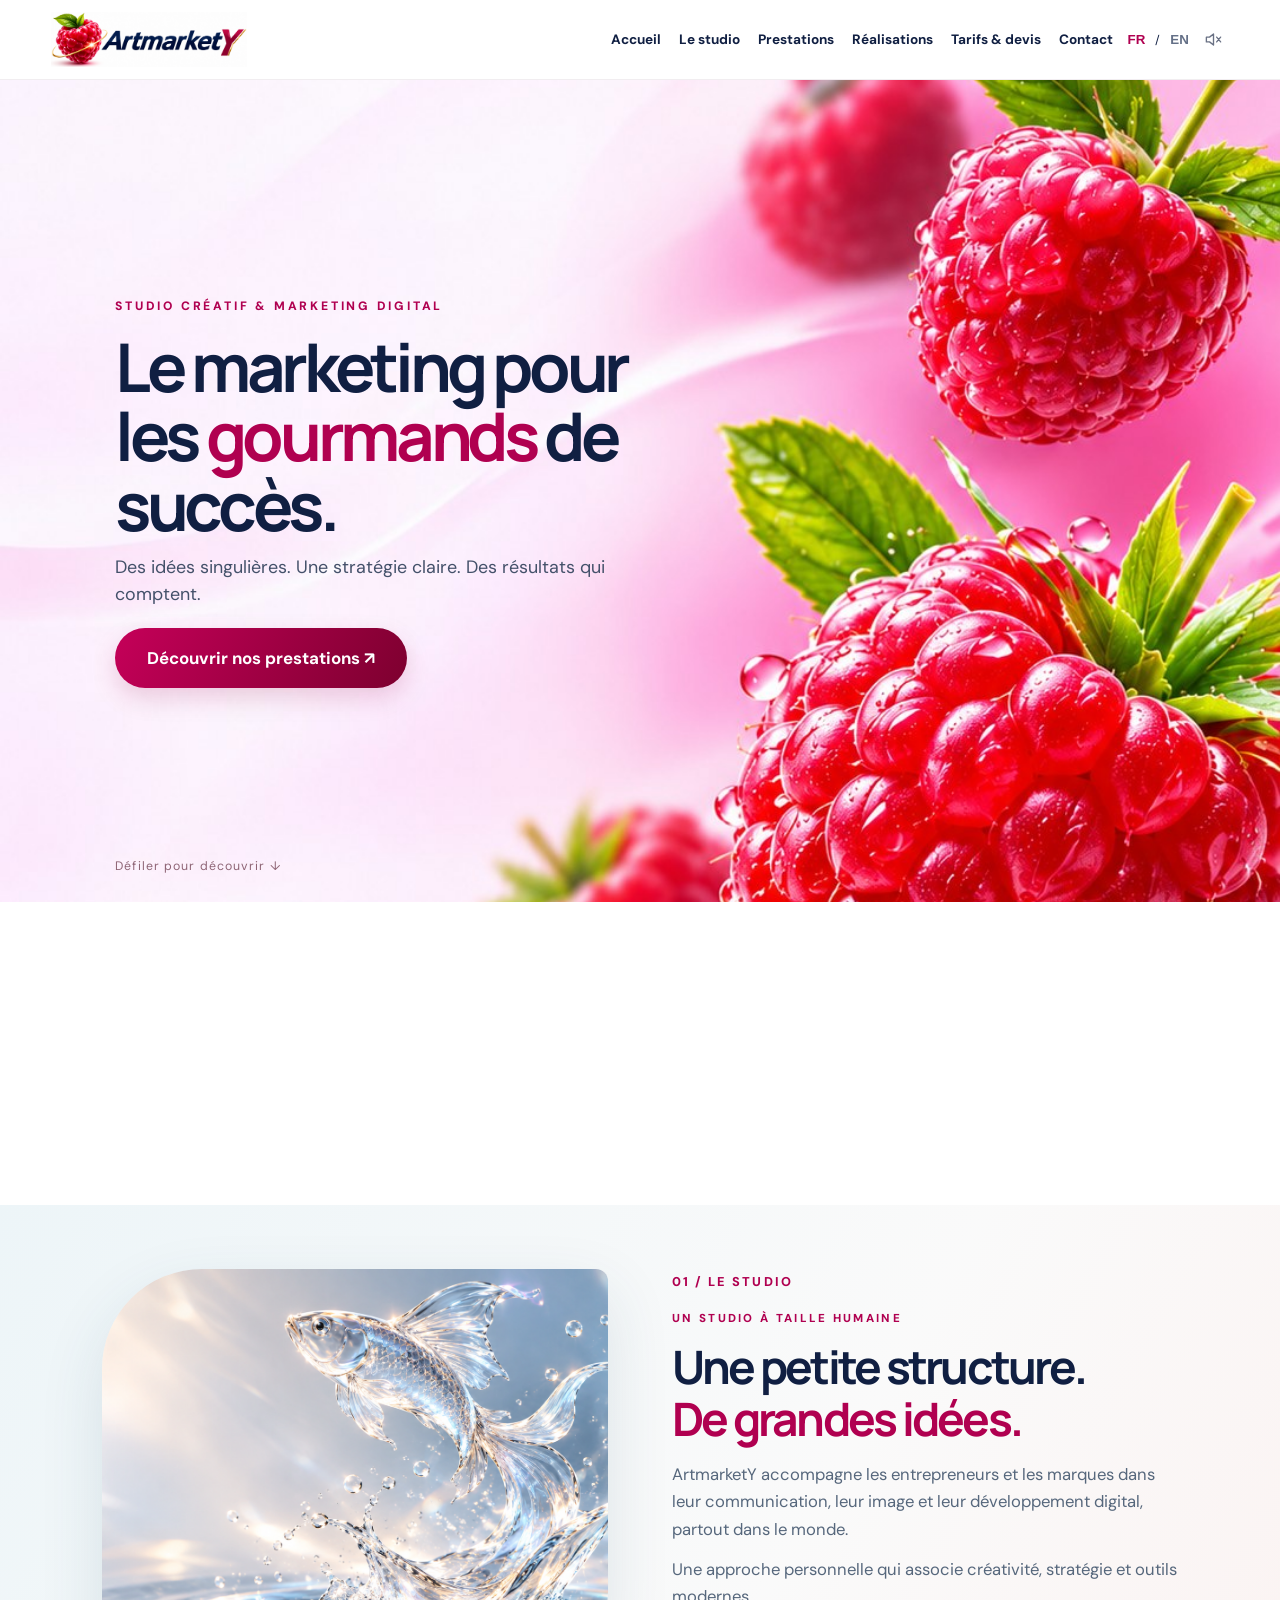
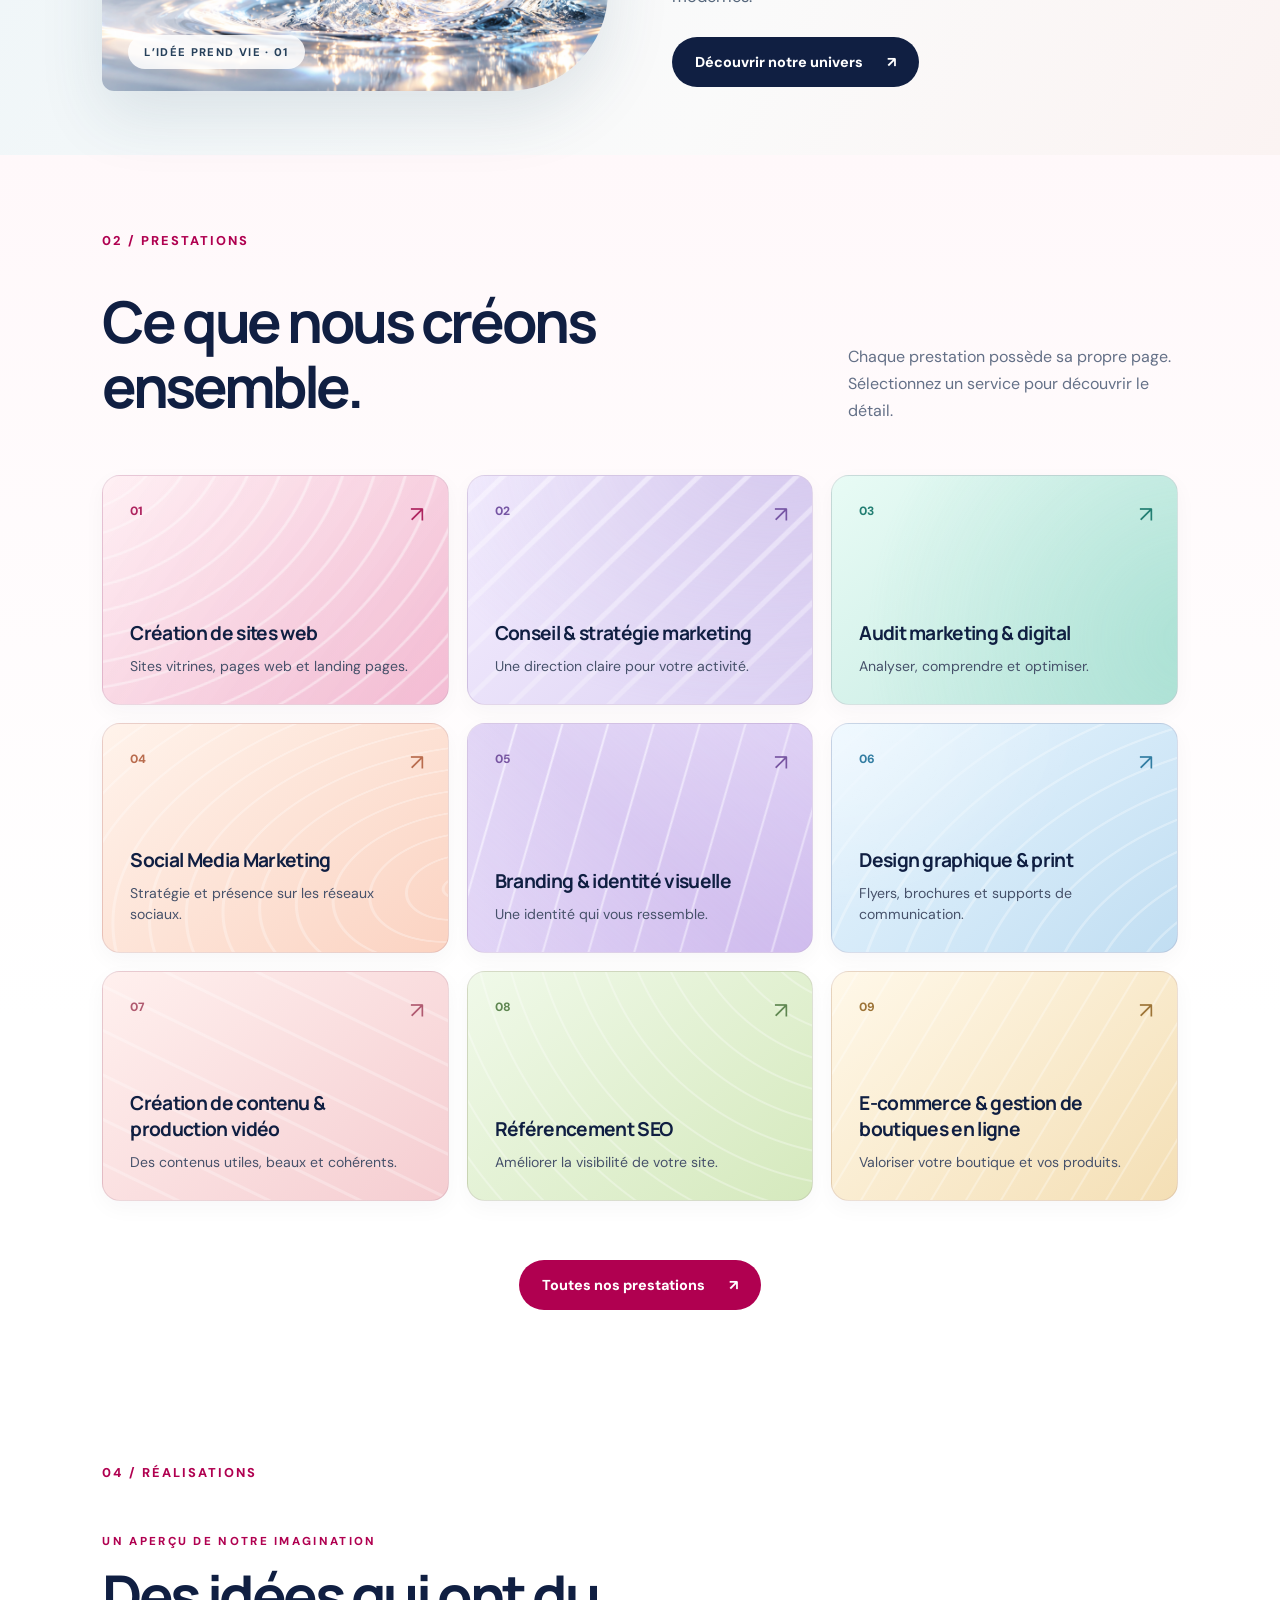
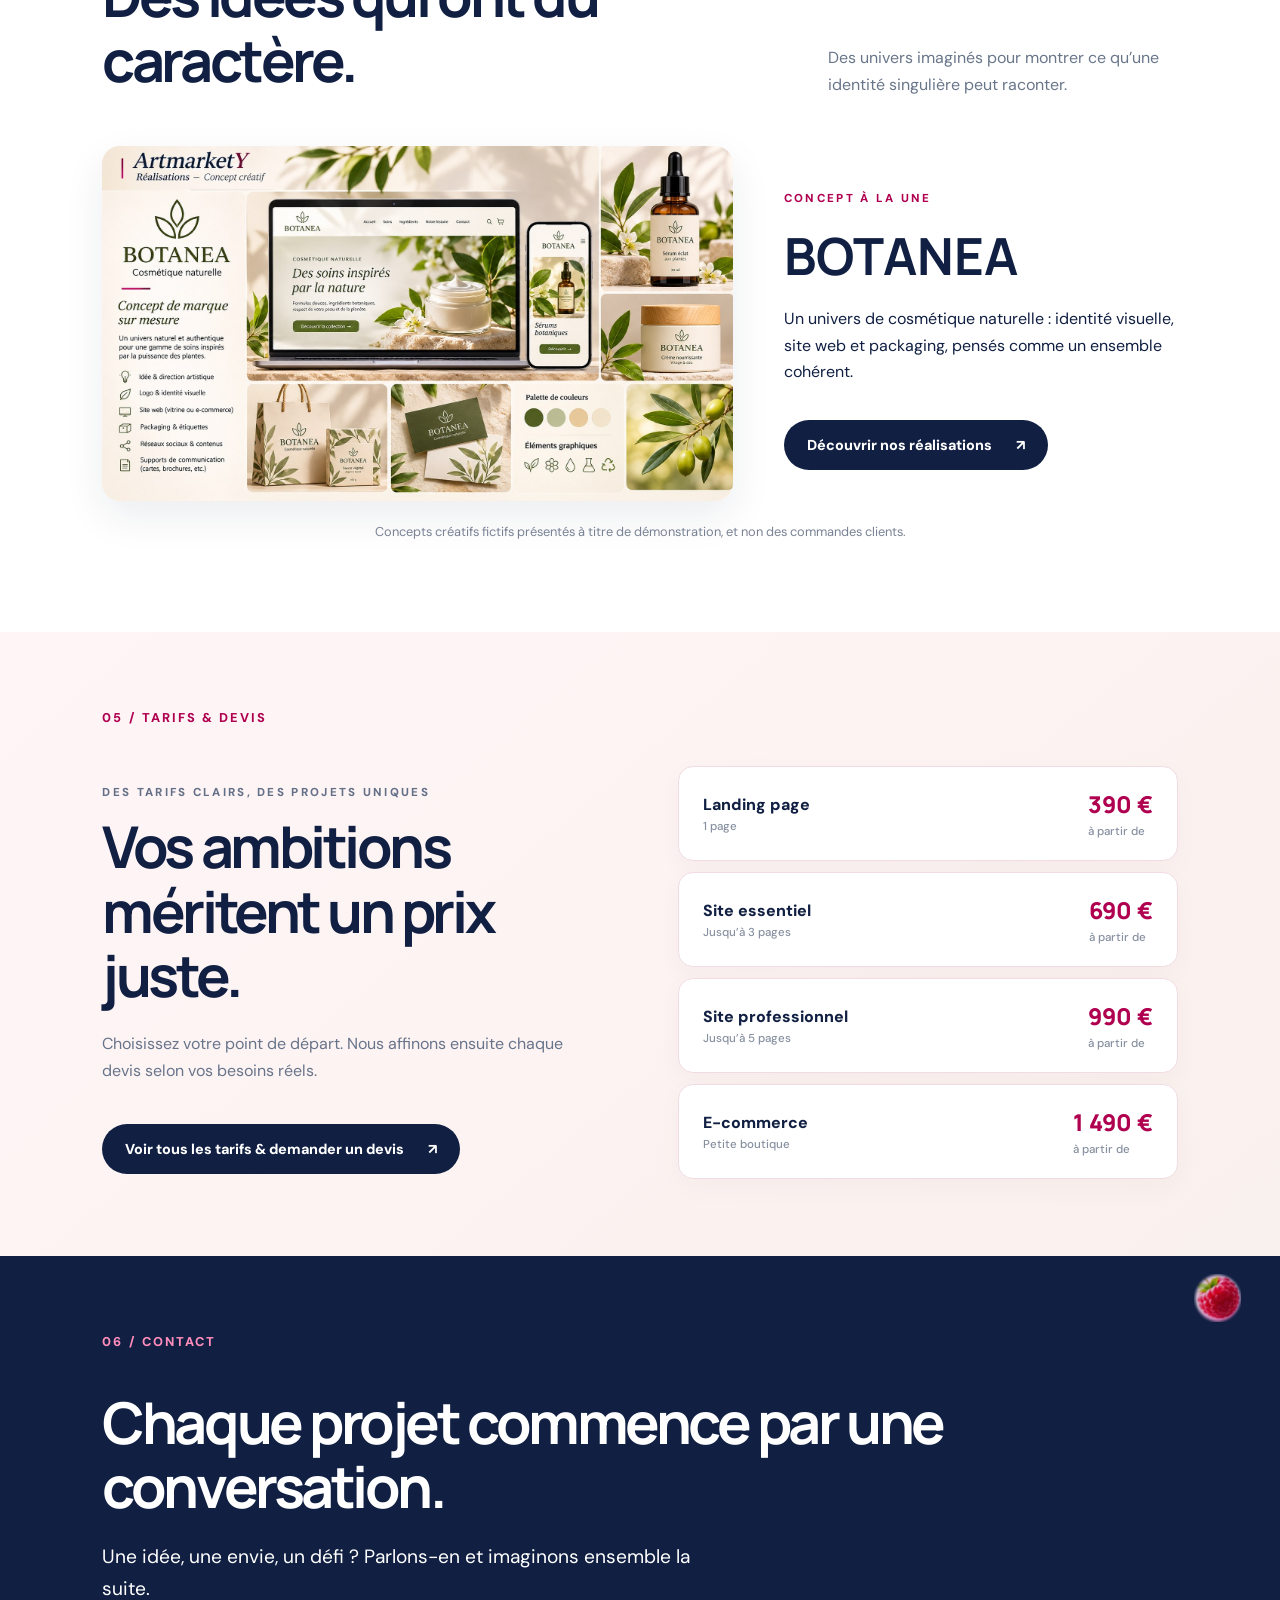
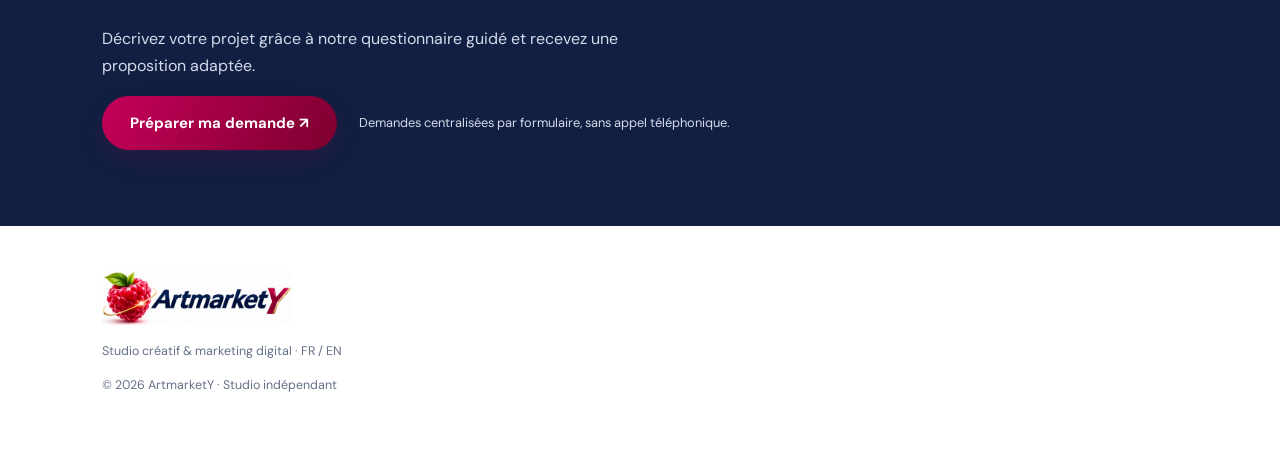
<file: index.html>
<!DOCTYPE html>

<html lang="fr"><head><meta charset="utf-8"/><meta content="width=device-width,initial-scale=1" name="viewport"/><meta content="#a90049" name="theme-color"/><meta content="ArtmarketY, studio créatif et marketing digital : création web, identité visuelle, stratégie, réseaux sociaux." name="description"/><title>ArtmarketY — Studio créatif &amp; marketing digital</title><link href="style.css?v=20261120-2" rel="stylesheet"/><link href="home-layout.css?v=2-20261120-2" rel="stylesheet"/><meta content="website" property="og:type"/><meta content="ArtmarketY" property="og:site_name"/><meta content="ArtmarketY — Studio créatif &amp; marketing digital" property="og:title"/><meta content="Le marketing pour les gourmands de succès. Création web, identité visuelle et stratégie digitale sur mesure." property="og:description"/><meta content="https://artmarkety.com/" property="og:url"/><meta content="https://artmarkety.com/artmarkety-preview.jpg" property="og:image"/><meta content="1200" property="og:image:width"/><meta content="630" property="og:image:height"/><meta content="ArtmarketY — Le marketing pour les gourmands de succès." property="og:image:alt"/><meta content="summary_large_image" name="twitter:card"/><meta content="ArtmarketY — Studio créatif &amp; marketing digital" name="twitter:title"/><meta content="Le marketing pour les gourmands de succès." name="twitter:description"/><meta content="https://artmarkety.com/artmarkety-preview.jpg" name="twitter:image"/><link rel="stylesheet" href="signature.css?v=1"><link rel="icon" type="image/png" sizes="362x362" href="https://artmarkety.com/framboisette-static.png"/><link rel="canonical" href="https://artmarkety.com/"/></head><body>
<header class="site-header"><a aria-label="ArtmarketY accueil" class="brand" href="#accueil"><img alt="ArtmarketY" class="brand-logo" height="109" src="artmarkety-logo.png" width="340"/></a><button aria-expanded="false" aria-label="Ouvrir le menu" class="menu-toggle">☰</button><nav aria-label="Navigation principale" class="nav"><a data-i18n="home" href="#accueil">Accueil</a><a data-i18n="about" href="studio.html">Le studio</a><a data-i18n="services" href="prestations.html">Prestations</a><a data-i18n="portfolio" href="realisations.html">Réalisations</a><a data-i18n="pricing" href="tarifs.html">Tarifs &amp; devis</a><a data-i18n="contact" href="contact.html">Contact</a></nav><div class="lang"><button class="selected" data-lang="fr">FR</button><span>/</span><button data-lang="en">EN</button></div></header>
<main id="app"><div class="hero-scroll-stage" id="accueil"><section class="hero"><div aria-hidden="true" class="hero-art"></div><div class="hero-content"><p class="eyebrow" data-i18n="eyebrow">STUDIO CRÉATIF &amp; MARKETING DIGITAL</p><h1 data-i18n-html="heroTitle">Le marketing pour les <em>gourmands</em> de succès.</h1><p class="hero-sub" data-i18n="heroSub">Des idées singulières. Une stratégie claire. Des résultats qui comptent.</p><a class="btn btn-main" data-i18n="discover" href="prestations.html">Découvrir nos prestations <span aria-hidden="true">↗</span></a></div><div class="scroll-cue" data-i18n="scroll">Défiler pour découvrir ↓</div></section></div>
<section class="section intro studio-feature reveal" id="studio"><div class="studio-shell"><div class="studio-visual"><img alt="Poisson de cristal jaillissant de l’eau" loading="lazy" src="studio-crystal-fish.png"/><span class="visual-tag">L’IDÉE PREND VIE · 01</span></div><div class="studio-copy"><div class="section-label">01 / <span data-i18n="about">Le studio</span></div><p class="overline">UN STUDIO À TAILLE HUMAINE</p><h2 data-i18n-html="introTitle">Une petite structure.<br/><em>De grandes idées.</em></h2><p data-i18n="introBody">ArtmarketY accompagne les entrepreneurs et les marques dans leur communication, leur image et leur développement digital, partout dans le monde.</p><p data-i18n="introBody2">Une approche personnelle qui associe créativité, stratégie et outils modernes.</p><a class="home-pill" data-home-en="Explore our studio" data-home-fr="Découvrir notre univers" href="studio.html">Découvrir notre univers <span aria-hidden="true">↗</span></a></div></div></section>
<section class="section services-section" id="prestations"><div class="section-label">02 / <span data-i18n="services">Prestations</span></div><div class="section-heading reveal"><h2 data-i18n="servicesTitle">Ce que nous créons ensemble.</h2><p data-i18n="servicesLead">Chaque prestation possède sa propre page. Sélectionnez un service pour découvrir le détail.</p></div><div class="service-grid" id="service-grid"></div><div class="services-bottom"><a class="home-pill" data-home-en="All our services" data-home-fr="Toutes nos prestations" href="prestations.html">Toutes nos prestations <span aria-hidden="true">↗</span></a></div></section>

<section class="section reveal" id="realisations"><div class="section-label">04 / <span data-i18n="portfolio">Réalisations</span></div><div class="portfolio-head"><div><p class="overline" data-home-en="A GLIMPSE OF OUR IMAGINATION" data-home-fr="UN APERÇU DE NOTRE IMAGINATION">UN APERÇU DE NOTRE IMAGINATION</p><h2 data-home-en="Ideas with personality." data-home-fr="Des idées qui ont du caractère.">Des idées qui ont du caractère.</h2></div><p data-home-en="Imagined brand worlds showing how distinctive design tells a story." data-home-fr="Des univers imaginés pour montrer ce qu’une identité singulière peut raconter.">Des univers imaginés pour montrer ce qu’une identité singulière peut raconter.</p></div><div class="featured-concept"><a class="featured-image" href="realisations.html"><img src="realisations-images/concept-01.jpg" alt="BOTANEA — identité visuelle, site web et packaging" loading="lazy"></a><div class="featured-copy"><p class="overline" data-home-fr="CONCEPT À LA UNE" data-home-en="FEATURED CONCEPT">CONCEPT À LA UNE</p><h3>BOTANEA</h3><p data-home-fr="Un univers de cosmétique naturelle : identité visuelle, site web et packaging, pensés comme un ensemble cohérent." data-home-en="A natural cosmetics brand world: visual identity, website and packaging designed as a cohesive whole.">Un univers de cosmétique naturelle : identité visuelle, site web et packaging, pensés comme un ensemble cohérent.</p><a class="home-pill" href="realisations.html" data-home-fr="Découvrir nos réalisations" data-home-en="Explore our portfolio">Découvrir nos réalisations <span aria-hidden="true">↗</span></a></div></div><p class="portfolio-disclaimer" data-home-en="Fictional creative concepts for demonstration only, not client commissions." data-home-fr="Concepts créatifs fictifs présentés à titre de démonstration, et non des commandes clients.">Concepts créatifs fictifs présentés à titre de démonstration, et non des commandes clients.</p></section>
<section class="section pricing-section reveal" id="tarifs"><div class="section-label">05 / <span data-i18n="pricing">Tarifs &amp; devis</span></div><div class="price-layout"><div><p class="overline" data-home-en="CLEAR PRICING, UNIQUE PROJECTS" data-home-fr="DES TARIFS CLAIRS, DES PROJETS UNIQUES">DES TARIFS CLAIRS, DES PROJETS UNIQUES</p><h2 data-home-en="Your ambitions deserve fair pricing." data-home-fr="Vos ambitions méritent un prix juste.">Vos ambitions méritent un prix juste.</h2><p data-home-en="Choose your starting point. We then tailor each quote to your actual needs." data-home-fr="Choisissez votre point de départ. Nous affinons ensuite chaque devis selon vos besoins réels.">Choisissez votre point de départ. Nous affinons ensuite chaque devis selon vos besoins réels.</p><a class="home-pill" data-home-en="View prices &amp; request a quote" data-home-fr="Voir tous les tarifs &amp; demander un devis" href="tarifs.html">Voir tous les tarifs &amp; demander un devis <span aria-hidden="true">↗</span></a></div><div class="price-stack"><a class="price-line" href="tarifs.html"><span>Landing page <small>1 page</small></span><strong>390 € <small>à partir de</small></strong></a><a class="price-line" href="tarifs.html"><span>Site essentiel <small>Jusqu’à 3 pages</small></span><strong>690 € <small>à partir de</small></strong></a><a class="price-line" href="tarifs.html"><span>Site professionnel <small>Jusqu’à 5 pages</small></span><strong>990 € <small>à partir de</small></strong></a><a class="price-line" href="tarifs.html"><span>E-commerce <small>Petite boutique</small></span><strong>1 490 € <small>à partir de</small></strong></a></div></div></section>
<section class="section contact-section reveal" id="contact"><div class="section-label">06 / <span data-i18n="contact">Contact</span></div><h2 data-i18n="contactTitle">Parlons de votre projet.</h2><p class="contact-promise" data-home-en="An idea, an ambition, a challenge? Let’s talk and imagine what comes next." data-home-fr="Une idée, une envie, un défi ? Parlons-en et imaginons ensemble la suite.">Une idée, une envie, un défi ? Parlons-en et imaginons ensemble la suite.</p><p data-i18n="contactText">Décrivez votre projet grâce à notre questionnaire guidé et recevez une proposition adaptée.</p><div class="contact-actions"><a class="btn btn-main" data-i18n="contactButton" id="contact-button" href="contact.html">Préparer ma demande ↗</a><span class="muted small" data-i18n="contactNote">Demandes centralisées par formulaire, sans appel téléphonique.</span></div></section></main>
<footer><a aria-label="ArtmarketY — accueil" class="footer-brand" href="#accueil"><img alt="ArtmarketY" height="109" loading="lazy" src="artmarkety-logo.png" width="340"/></a><p>Studio créatif &amp; marketing digital · FR / EN</p><p>© <span id="year"></span> ArtmarketY · <span data-i18n="demo">Studio indépendant</span></p></footer><link rel="stylesheet" href="service-details.css?v=20261126-desktop-hero1"/><script src="service-details.js?v=20261126-final9"></script><script src="script.js?v=20261126-final9"></script><script src="service-effects.js?v=20261124-sound2"></script><script src="home-refresh.js?v=20261120-2"></script><script src="button-sounds.js?v=20261124-mechanical3" defer></script></body></html>
</file>
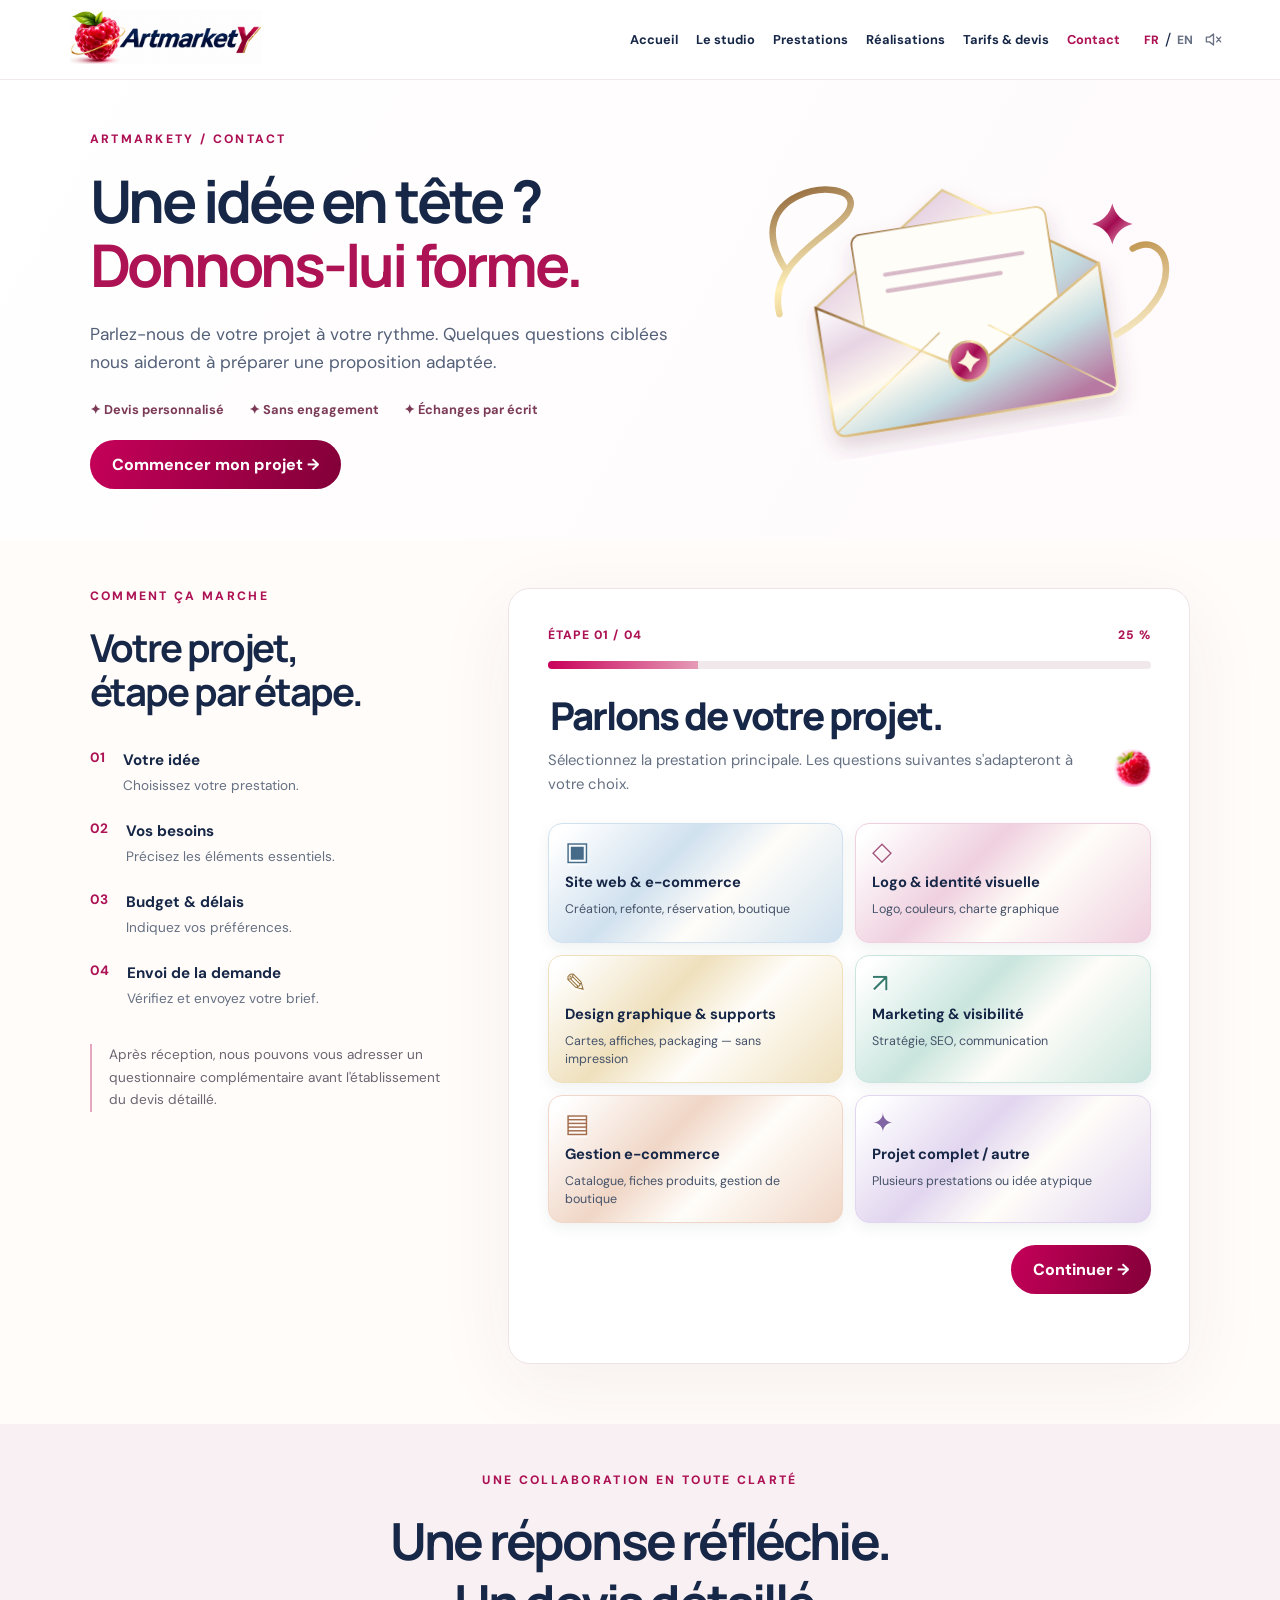
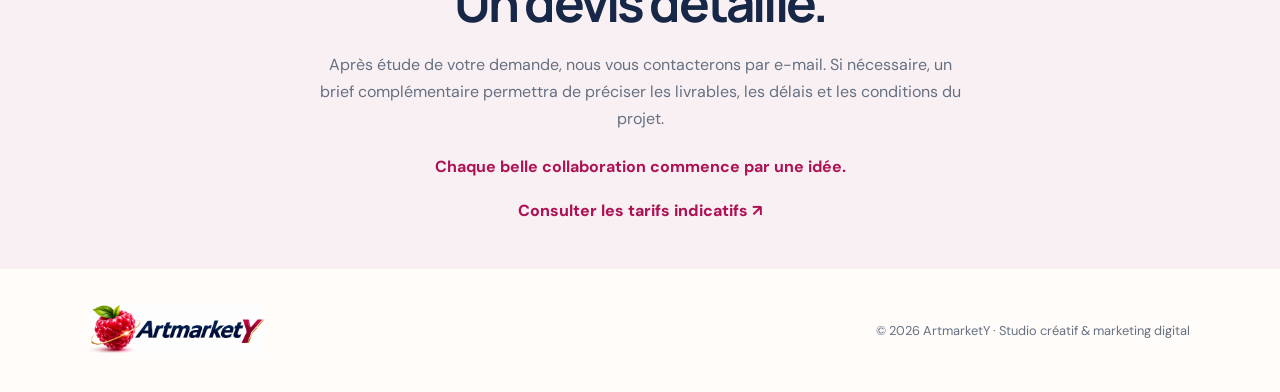
<file: contact.html>
<!doctype html><html lang="fr"><head><meta charset="utf-8"><meta name="viewport" content="width=device-width, initial-scale=1"><meta name="theme-color" content="#a90049"><meta name="description" content="Parlez-nous de votre projet. Brief créatif guidé et devis personnalisé ArtmarketY."><title>Contact & demande de devis — ArtmarketY</title><link rel="stylesheet" href="contact.css?v=1"><link rel="stylesheet" href="signature.css?v=1"><link rel="stylesheet" href="contact-pearl.css?v=1"></head><body>
<header class="header"><a class="logo" href="index.html"><img src="artmarkety-logo.png" alt="ArtmarketY"></a><button class="menu" type="button" aria-label="Afficher le menu" aria-expanded="false">☰</button><nav class="nav" aria-label="Navigation"><a href="index.html">Accueil</a><a href="studio.html">Le studio</a><a href="prestations.html">Prestations</a><a href="realisations.html">Réalisations</a><a href="tarifs.html">Tarifs & devis</a><a href="contact.html" aria-current="page">Contact</a></nav><div class="langs"><button type="button" data-lang="fr" aria-pressed="true">FR</button><span>/</span><button type="button" data-lang="en" aria-pressed="false">EN</button></div></header>
<main><section class="intro"><div class="intro-inner"><div class="tag" data-t="eyebrow">ARTMARKETY / CONTACT</div><h1 data-t="title">Une idée en tête ?<br><em>Donnons-lui forme.</em></h1><p data-t="lead">Parlez-nous de votre projet à votre rythme. Quelques questions ciblées nous aideront à préparer une proposition adaptée.</p><div class="perks"><span data-t="perk1">✦ Devis personnalisé</span><span data-t="perk2">✦ Sans engagement</span><span data-t="perk3">✦ Échanges par écrit</span></div><a class="next contact-start" href="#project-form" data-t="startProject">Commencer mon projet →</a></div><div class="contact-art" aria-hidden="true"><img src="contact-pearl.svg" alt=""></div></section>
<section class="workspace"><aside class="aside"><div class="aside-sticky"><div class="tag" data-t="how">COMMENT ÇA MARCHE</div><h2 data-t="asideTitle">Votre projet,<br>étape par étape.</h2><div class="aside-step"><b>01</b><div><strong data-t="a1">Votre idée</strong><p data-t="ad1">Choisissez votre prestation.</p></div></div><div class="aside-step"><b>02</b><div><strong data-t="a2">Vos besoins</strong><p data-t="ad2">Précisez les éléments essentiels.</p></div></div><div class="aside-step"><b>03</b><div><strong data-t="a3">Budget & délais</strong><p data-t="ad3">Indiquez vos préférences.</p></div></div><div class="aside-step"><b>04</b><div><strong data-t="a4">Envoi de la demande</strong><p data-t="ad4">Vérifiez et envoyez votre brief.</p></div></div><p class="aside-note" data-t="note">Après réception, nous pouvons vous adresser un questionnaire complémentaire avant l'établissement du devis détaillé.</p></div></aside>
<div class="form-card" id="project-form"><div class="form-top"><span class="step-label" id="step-label">ÉTAPE 01 / 04</span><span id="progress-text">25 %</span></div><div class="progress"><div id="progress-fill"></div></div>
<form id="brief-form" action="https://formsubmit.co/contact@artmarkety.com" method="POST" accept-charset="UTF-8"><input type="hidden" name="_next" value="https://yanafrance.github.io/artmarkety/merci.html"><input type="hidden" name="_subject" value="ArtmarketY — Nouvelle demande de devis"><input type="hidden" name="_captcha" value="true"><input type="hidden" name="_template" value="table"><input type="hidden" name="_autoresponse" value="Merci pour votre demande auprès d’ArtmarketY. Nous étudierons votre projet et vous répondrons par e-mail. Ceci est un accusé de réception automatique."><input type="text" name="_honey" class="trap" tabindex="-1" autocomplete="off" aria-hidden="true"><input type="hidden" name="Langue" id="language-field" value="Français"><input type="hidden" name="Résumé_du_projet" id="summary-field">
<fieldset class="step active" data-step="0"><legend data-t="s1">Parlons de votre projet.</legend><p class="hint" data-t="s1h">Sélectionnez la prestation principale. Les questions suivantes s'adapteront à votre choix.</p><div class="choices" id="service-choices"><label><input type="radio" name="Prestation" value="site" required><span><b data-t="svc1">Site web & e-commerce</b><small data-t="svcd1">Création, refonte, réservation, boutique</small></span></label><label><input type="radio" name="Prestation" value="branding"><span><b data-t="svc2">Logo & identité visuelle</b><small data-t="svcd2">Logo, couleurs, charte graphique</small></span></label><label><input type="radio" name="Prestation" value="print"><span><b data-t="svc3">Design graphique & supports</b><small data-t="svcd3">Cartes, affiches, packaging — sans impression</small></span></label><label><input type="radio" name="Prestation" value="marketing"><span><b data-t="svc4">Marketing & visibilité</b><small data-t="svcd4">Stratégie, SEO, communication</small></span></label><label><input type="radio" name="Prestation" value="digital"><span><b data-t="svc5">Gestion e-commerce</b><small data-t="svcd5">Catalogue, fiches produits, gestion de boutique</small></span></label><label><input type="radio" name="Prestation" value="multiple"><span><b data-t="svc6">Projet complet / autre</b><small data-t="svcd6">Plusieurs prestations ou idée atypique</small></span></label></div></fieldset>
<fieldset class="step" data-step="1"><legend data-t="s2">Définissons vos besoins.</legend><p class="hint" data-t="s2h">Quelques détails nous aideront à comprendre votre projet.</p><div id="dynamic-fields"></div><label class="field"><span data-t="existLabel">Avez-vous déjà un site ou une identité visuelle ?</span><select name="Éléments_existants" required><option value="" data-t="choose">Choisir…</option><option value="Oui" data-t="yes">Oui</option><option value="Partiellement" data-t="partial">En partie</option><option value="Non" data-t="no">Non</option></select></label><label class="field"><span data-t="desc">Décrivez votre activité et votre idée *</span><textarea name="Description_du_projet" rows="5" maxlength="4000" required placeholder="Votre activité, vos objectifs, vos inspirations…"></textarea></label><label class="field"><span data-t="links">Site ou exemples qui vous inspirent (facultatif)</span><input type="text" name="Références_et_liens" maxlength="500" placeholder="https://…"></label></fieldset>
<fieldset class="step" data-step="2"><legend data-t="s3">Budget & calendrier.</legend><p class="hint" data-t="s3h">Une estimation suffit. Le tarif définitif sera établi après étude de votre projet.</p><label class="field"><span data-t="budget">Quel budget envisagez-vous ? *</span><select name="Budget_indicatif" required><option value="" data-t="choose">Choisir…</option><option value="Moins de 500 €">Moins de 500 €</option><option value="500 à 1 000 €">500 à 1 000 €</option><option value="1 000 à 2 000 €">1 000 à 2 000 €</option><option value="2 000 à 5 000 €">2 000 à 5 000 €</option><option value="Plus de 5 000 €">Plus de 5 000 €</option><option value="À définir">À définir</option></select></label><label class="field"><span data-t="timing">Quand souhaitez-vous démarrer ? *</span><select name="Démarrage_souhaité" required><option value="" data-t="choose">Choisir…</option><option value="Dès que possible" data-t="soon">Dès que possible</option><option value="Dans 1 à 3 mois" data-t="months">Dans 1 à 3 mois</option><option value="Flexible" data-t="flexible">Je suis flexible</option></select></label><label class="field"><span data-t="notes">Autres précisions (facultatif)</span><textarea name="Précisions_supplémentaires" rows="3" maxlength="2000"></textarea></label><div class="notice" data-t="priceNote">Les prix affichés sur le site sont indicatifs. Le devis final dépend des fonctionnalités, des contenus et du périmètre convenu.</div></fieldset>
<fieldset class="step" data-step="3"><legend data-t="s4">Dernière étape.</legend><p class="hint" data-t="s4h">Indiquez vos coordonnées et vérifiez votre demande avant l'envoi.</p><div class="two"><label class="field"><span data-t="name">Votre nom *</span><input type="text" name="Nom" maxlength="120" autocomplete="name" required></label><label class="field"><span data-t="company">Entreprise (facultatif)</span><input type="text" name="Entreprise" maxlength="160" autocomplete="organization"></label></div><label class="field"><span data-t="email">Votre adresse e-mail *</span><input type="email" name="email" maxlength="254" autocomplete="email" required></label><div class="summary"><strong data-t="summary">Récapitulatif</strong><div id="review"></div></div><label class="consent"><input type="checkbox" name="Consentement" value="Oui" required><span data-t="consent">J'accepte que mes informations soient utilisées uniquement pour traiter ma demande et me recontacter à ce sujet. *</span></label><p class="privacy" data-t="privacy">Les informations sont transmises via un prestataire de formulaire. Ne communiquez aucune donnée sensible. Pour exercer vos droits : contact@artmarkety.com.</p></fieldset>
<div class="form-actions"><button type="button" class="back" id="back" data-t="back">← Retour</button><button type="button" class="next" id="next" data-t="next">Continuer →</button><button type="submit" class="next submit" id="send" hidden data-t="send">Envoyer ma demande ↗</button></div><div class="error" id="error" role="alert" aria-live="polite"></div></form></div></section>
<section class="closing"><div class="tag" data-t="closingTag">UNE COLLABORATION EN TOUTE CLARTÉ</div><h2 data-t="closingTitle">Une réponse réfléchie.<br>Un devis détaillé.</h2><p data-t="closingText">Après étude de votre demande, nous vous contacterons par e-mail. Si nécessaire, un brief complémentaire permettra de préciser les livrables, les délais et les conditions du projet.</p><p class="contact-final" data-t="finalPhrase">Chaque belle collaboration commence par une idée.</p><a href="tarifs.html" class="underlink" data-t="prices">Consulter les tarifs indicatifs ↗</a></section></main><footer><a href="index.html"><img src="artmarkety-logo.png" alt="ArtmarketY"></a><span>© 2026 ArtmarketY · Studio créatif & marketing digital</span></footer><script src="contact.js?v=20261126-pearl" defer></script><script src="button-sounds.js?v=20261124-mechanical3" defer></script></body></html>
</file>
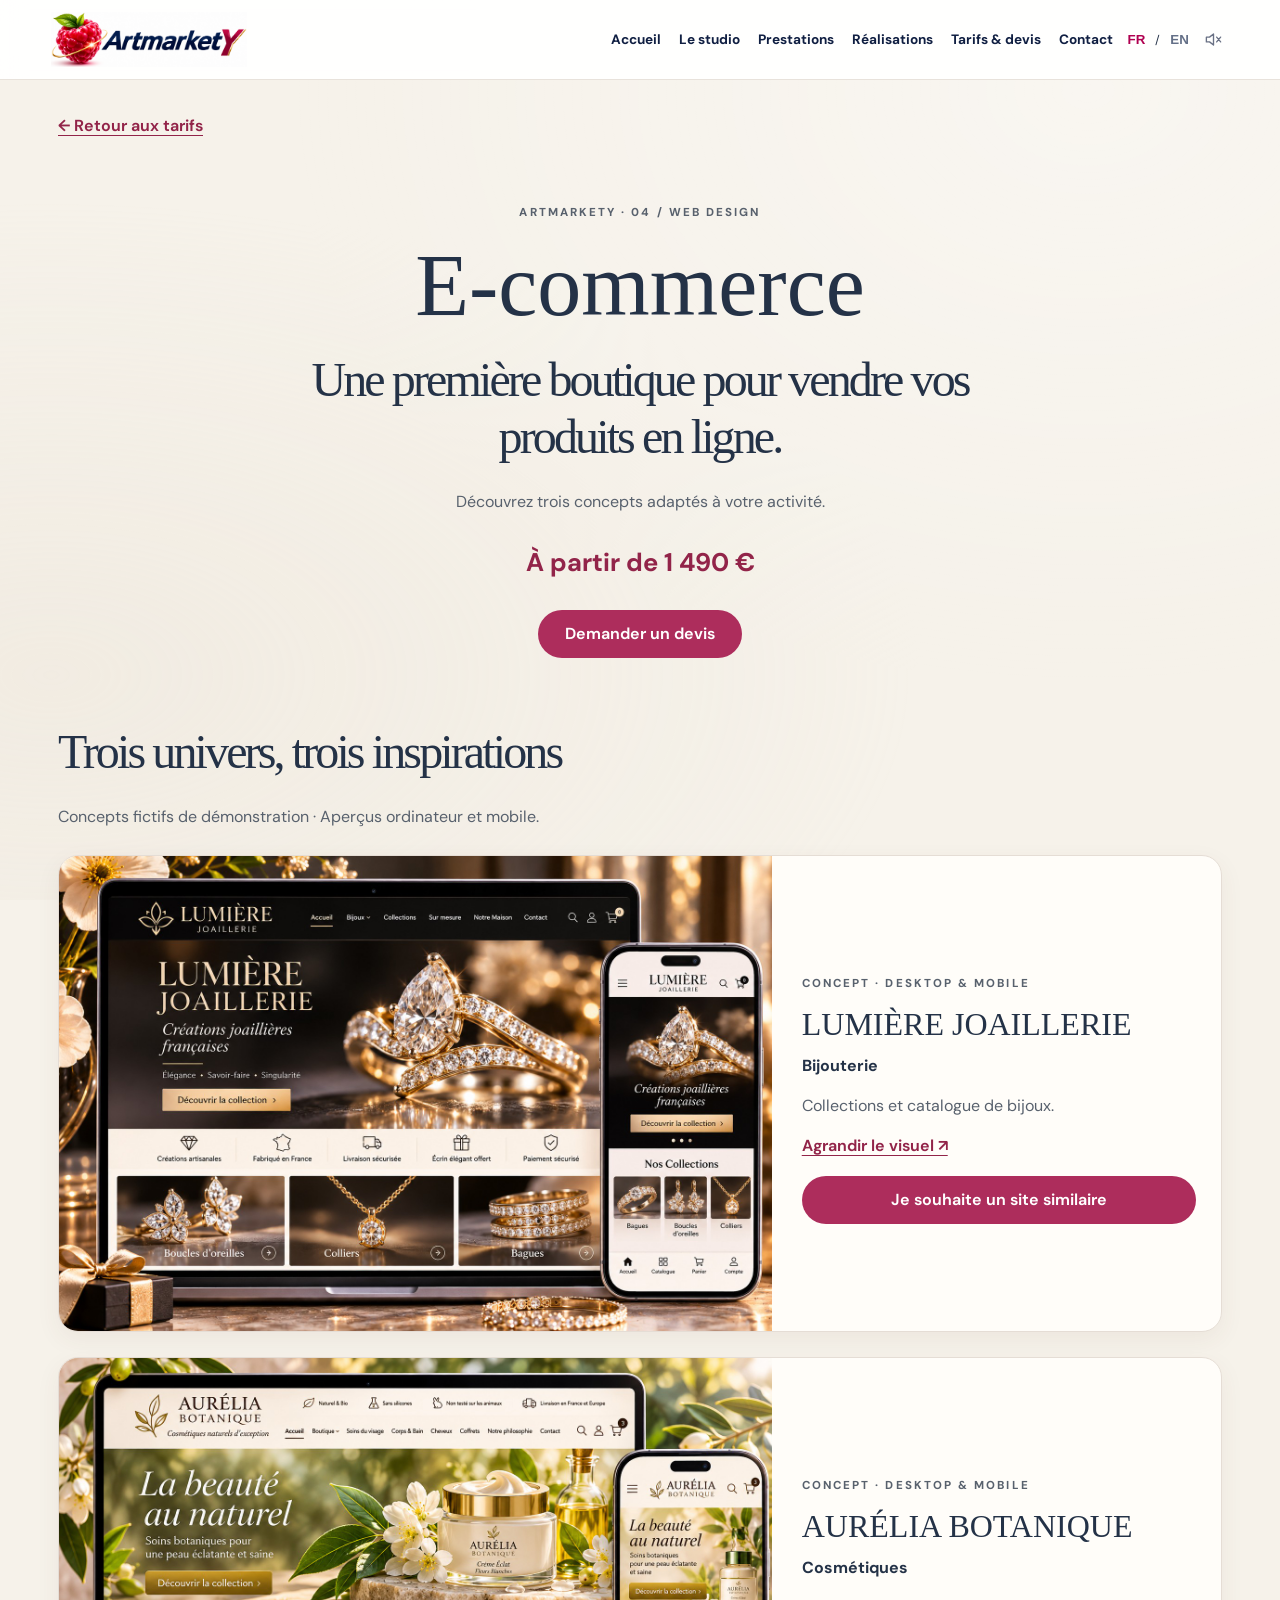
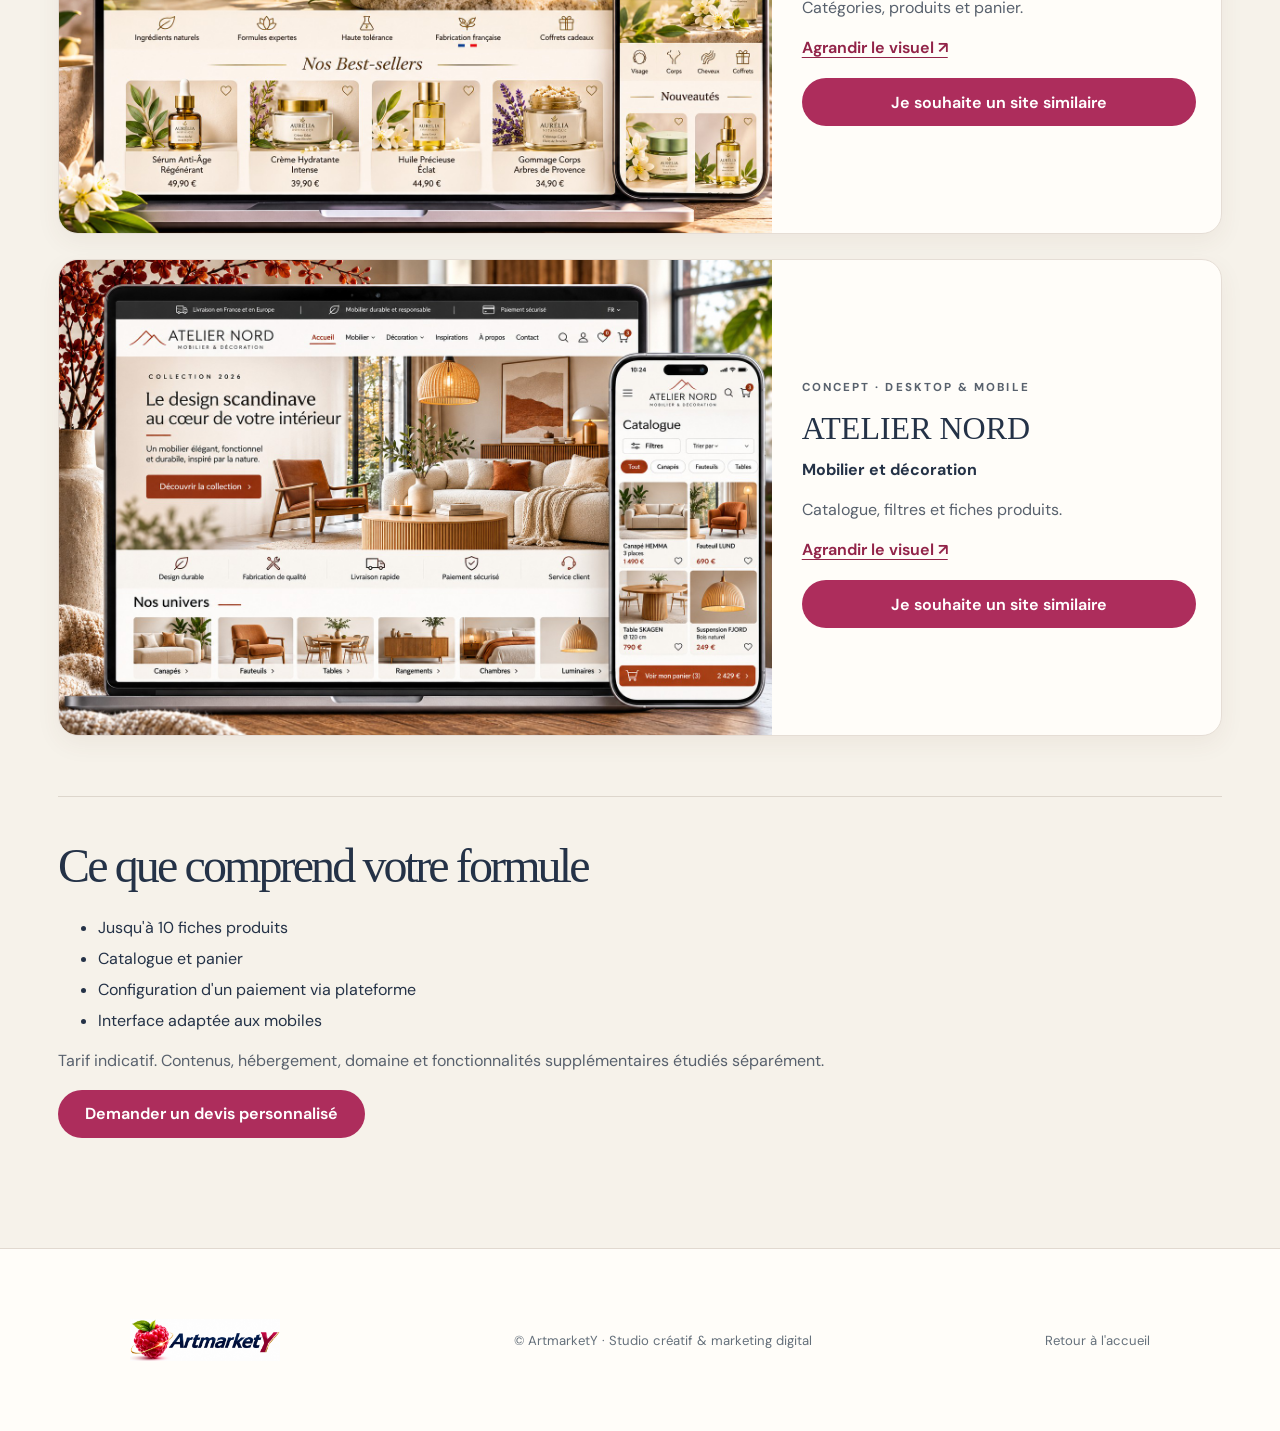
<file: e-commerce.html>
<!DOCTYPE html>
<html lang="fr"><head><meta charset="utf-8"/><meta content="width=device-width,initial-scale=1" name="viewport"/><meta content="Une première boutique pour vendre vos produits en ligne." name="description"/><title>E-commerce — ArtmarketY</title><link href="style.css" rel="stylesheet"/><link href="tarifs.css" rel="stylesheet"/><link href="landing-page.css" rel="stylesheet"/></head><body><header class="site-header"><a aria-label="ArtmarketY — accueil" class="brand" href="index.html#accueil"><img alt="ArtmarketY" class="brand-logo" height="109" src="artmarkety-logo.png" width="340"/></a><button aria-expanded="false" aria-label="Ouvrir le menu" class="menu-toggle">☰</button><nav aria-label="Navigation principale" class="nav"><a data-en="Home" data-fr="Accueil" href="index.html#accueil">Accueil</a><a data-en="The studio" data-fr="Le studio" href="studio.html">Le studio</a><a data-en="Services" data-fr="Prestations" href="prestations.html">Prestations</a><a data-en="Portfolio" data-fr="Réalisations" href="realisations.html">Réalisations</a><a aria-current="page" class="active" data-en="Pricing &amp; quotes" data-fr="Tarifs &amp; devis" href="tarifs.html">Tarifs &amp; devis</a><a data-en="Contact" data-fr="Contact" href="index.html#contact">Contact</a></nav><div class="lang"><button class="selected" data-lang="fr" type="button">FR</button><span>/</span><button data-lang="en" type="button">EN</button></div></header><main class="wrap landing-main"><a class="landing-back" data-en="← Back to pricing" data-fr="← Retour aux tarifs" href="tarifs.html#sites">← Retour aux tarifs</a><section class="landing-intro"><p class="eyebrow">ARTMARKETY · 04 / WEB DESIGN</p><h1 data-en="E-commerce" data-fr="E-commerce">E-commerce</h1><h2 data-en="A starter online shop to sell your products." data-fr="Une première boutique pour vendre vos produits en ligne.">Une première boutique pour vendre vos produits en ligne.</h2><p data-en="Explore three concepts tailored to your business." data-fr="Découvrez trois concepts adaptés à votre activité.">Découvrez trois concepts adaptés à votre activité.</p><p class="landing-price" data-en="From 1 490 €" data-fr="À partir de 1 490 €">À partir de 1 490 €</p><a class="primary-action" data-en="Request a quote" data-fr="Demander un devis" href="contact.html?service=site&amp;package=ecommerce">Demander un devis</a></section><section class="landing-gallery"><h2 data-en="Three styles, three inspirations" data-fr="Trois univers, trois inspirations">Trois univers, trois inspirations</h2><p data-en="Fictional design concepts · Desktop and mobile previews." data-fr="Concepts fictifs de démonstration · Aperçus ordinateur et mobile.">Concepts fictifs de démonstration · Aperçus ordinateur et mobile.</p><article class="landing-project"><a class="landing-image" href="lumiere-joaillerie.jpg" rel="noopener" target="_blank"><img alt="LUMIÈRE JOAILLERIE — Desktop / Mobile" height="1024" loading="lazy" src="lumiere-joaillerie.jpg" width="1536"/></a><div class="landing-copy"><p class="eyebrow">CONCEPT · DESKTOP &amp; MOBILE</p><h3>LUMIÈRE JOAILLERIE</h3><strong data-en="Jewellery" data-fr="Bijouterie">Bijouterie</strong><p data-en="Jewellery collections and catalogue." data-fr="Collections et catalogue de bijoux.">Collections et catalogue de bijoux.</p><a class="landing-back" data-en="Enlarge preview ↗" data-fr="Agrandir le visuel ↗" href="lumiere-joaillerie.jpg" rel="noopener" target="_blank">Agrandir le visuel ↗</a><a class="primary-action" data-en="I would like a similar website" data-fr="Je souhaite un site similaire" href="contact.html?service=site&amp;package=ecommerce&amp;concept=lumiere-joaillerie">Je souhaite un site similaire</a></div></article><article class="landing-project"><a class="landing-image" href="aurelia-botanique.jpg" rel="noopener" target="_blank"><img alt="AURÉLIA BOTANIQUE — Desktop / Mobile" height="1024" loading="lazy" src="aurelia-botanique.jpg" width="1536"/></a><div class="landing-copy"><p class="eyebrow">CONCEPT · DESKTOP &amp; MOBILE</p><h3>AURÉLIA BOTANIQUE</h3><strong data-en="Cosmetics" data-fr="Cosmétiques">Cosmétiques</strong><p data-en="Categories, products and cart." data-fr="Catégories, produits et panier.">Catégories, produits et panier.</p><a class="landing-back" data-en="Enlarge preview ↗" data-fr="Agrandir le visuel ↗" href="aurelia-botanique.jpg" rel="noopener" target="_blank">Agrandir le visuel ↗</a><a class="primary-action" data-en="I would like a similar website" data-fr="Je souhaite un site similaire" href="contact.html?service=site&amp;package=ecommerce&amp;concept=aurelia-botanique">Je souhaite un site similaire</a></div></article><article class="landing-project"><a class="landing-image" href="atelier-nord.jpg" rel="noopener" target="_blank"><img alt="ATELIER NORD — Desktop / Mobile" height="1024" loading="lazy" src="atelier-nord.jpg" width="1536"/></a><div class="landing-copy"><p class="eyebrow">CONCEPT · DESKTOP &amp; MOBILE</p><h3>ATELIER NORD</h3><strong data-en="Furniture and decor" data-fr="Mobilier et décoration">Mobilier et décoration</strong><p data-en="Catalogue, filters and product listings." data-fr="Catalogue, filtres et fiches produits.">Catalogue, filtres et fiches produits.</p><a class="landing-back" data-en="Enlarge preview ↗" data-fr="Agrandir le visuel ↗" href="atelier-nord.jpg" rel="noopener" target="_blank">Agrandir le visuel ↗</a><a class="primary-action" data-en="I would like a similar website" data-fr="Je souhaite un site similaire" href="contact.html?service=site&amp;package=ecommerce&amp;concept=atelier-nord">Je souhaite un site similaire</a></div></article></section><section class="landing-included"><h2 data-en="What your package includes" data-fr="Ce que comprend votre formule">Ce que comprend votre formule</h2><ul><li data-en="Up to 10 product listings" data-fr="Jusqu'à 10 fiches produits">Jusqu'à 10 fiches produits</li><li data-en="Catalogue and cart" data-fr="Catalogue et panier">Catalogue et panier</li><li data-en="Payment setup via a platform" data-fr="Configuration d'un paiement via plateforme">Configuration d'un paiement via plateforme</li><li data-en="Mobile-friendly interface" data-fr="Interface adaptée aux mobiles">Interface adaptée aux mobiles</li></ul><p data-en="Indicative price. Content, hosting, domain and additional features are assessed separately." data-fr="Tarif indicatif. Contenus, hébergement, domaine et fonctionnalités supplémentaires étudiés séparément.">Tarif indicatif. Contenus, hébergement, domaine et fonctionnalités supplémentaires étudiés séparément.</p><a class="primary-action" data-en="Request a tailored quote" data-fr="Demander un devis personnalisé" href="contact.html?service=site&amp;package=ecommerce">Demander un devis personnalisé</a></section></main><footer class="pricing-footer"><div class="wrap"><img alt="ArtmarketY" src="artmarkety-logo.png"><span>© ArtmarketY · Studio créatif &amp; marketing digital</span><a data-en="Back to home" data-fr="Retour à l'accueil" href="index.html">Retour à l'accueil</a></img></div></footer><script src="tarifs.js"></script><script src="button-sounds.js?v=20261124-mechanical3" defer></script></body></html>
</file>
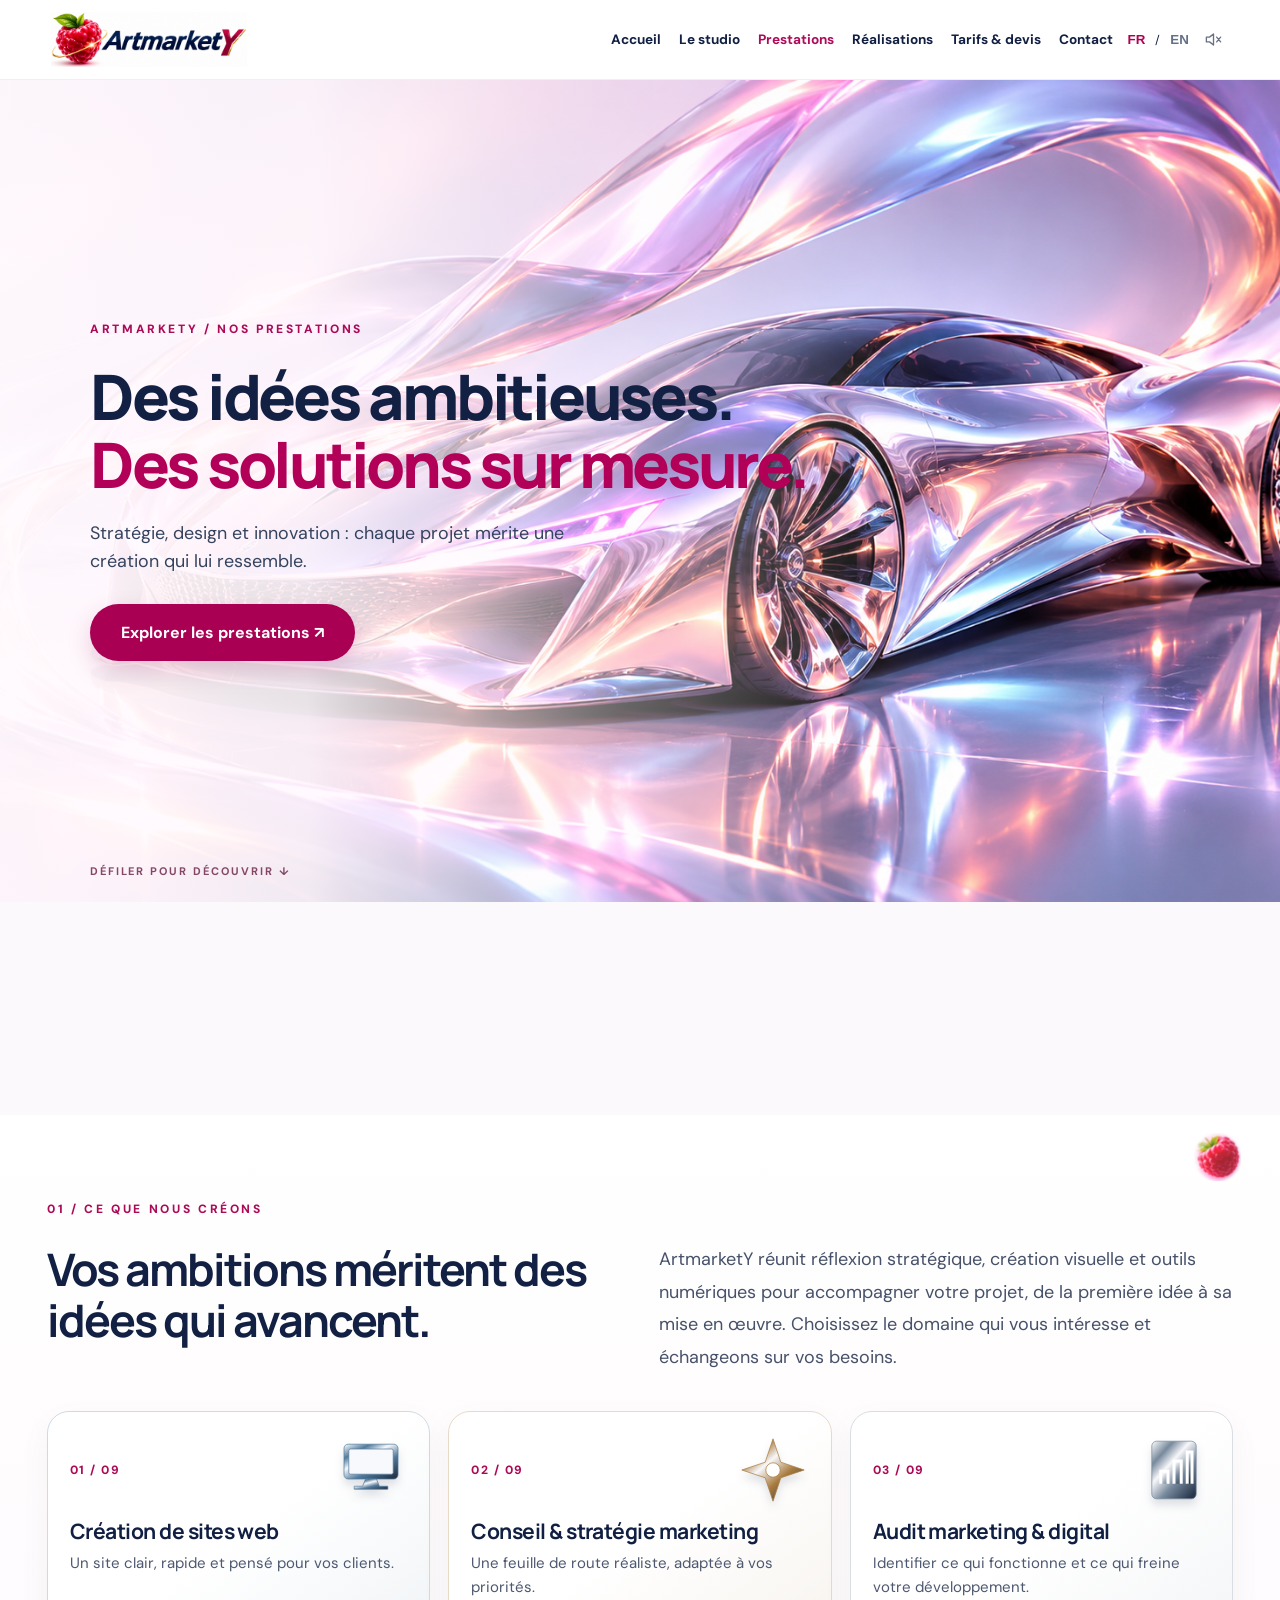
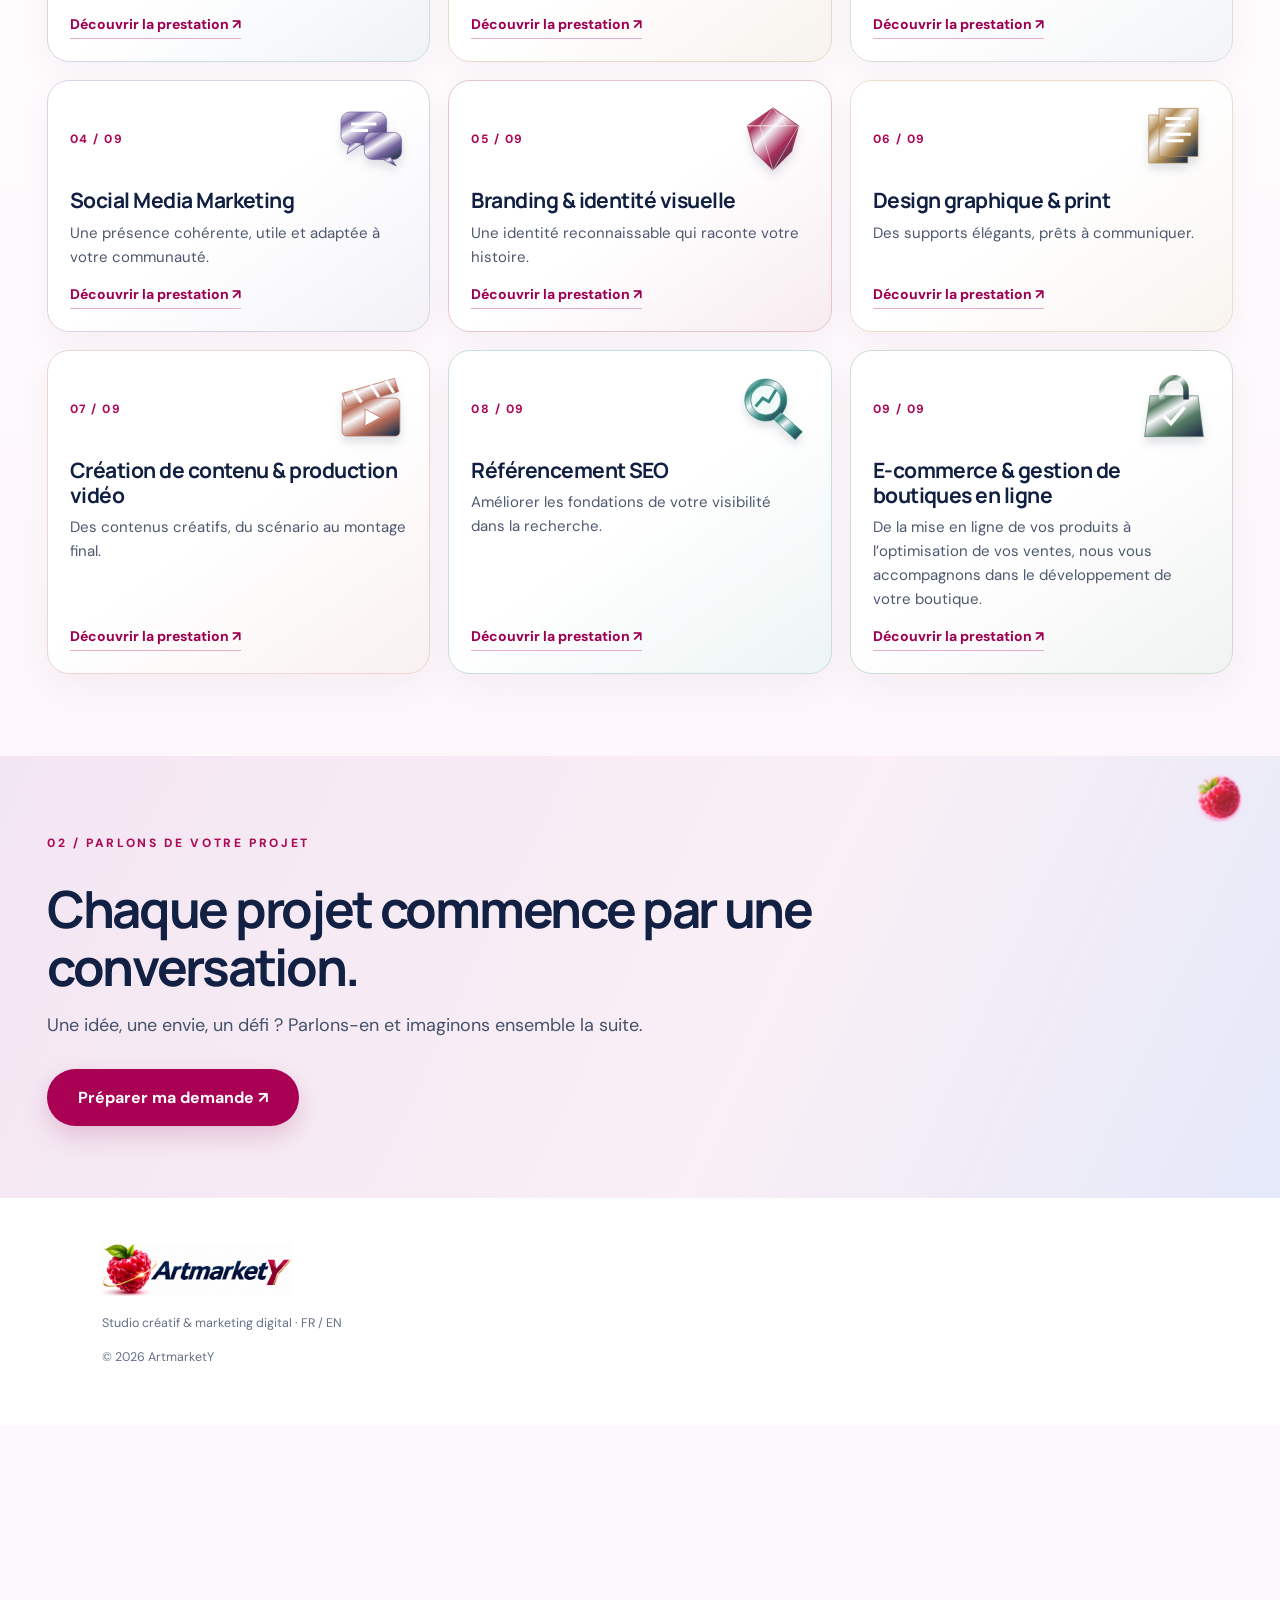
<file: formations.html>
<!doctype html><html lang="fr"><head><meta charset="utf-8"><meta name="robots" content="noindex"><meta http-equiv="refresh" content="0;url=prestations.html"><title>ArtmarketY</title></head><body><a href="prestations.html">Prestations / Services</a></body></html>
</file>
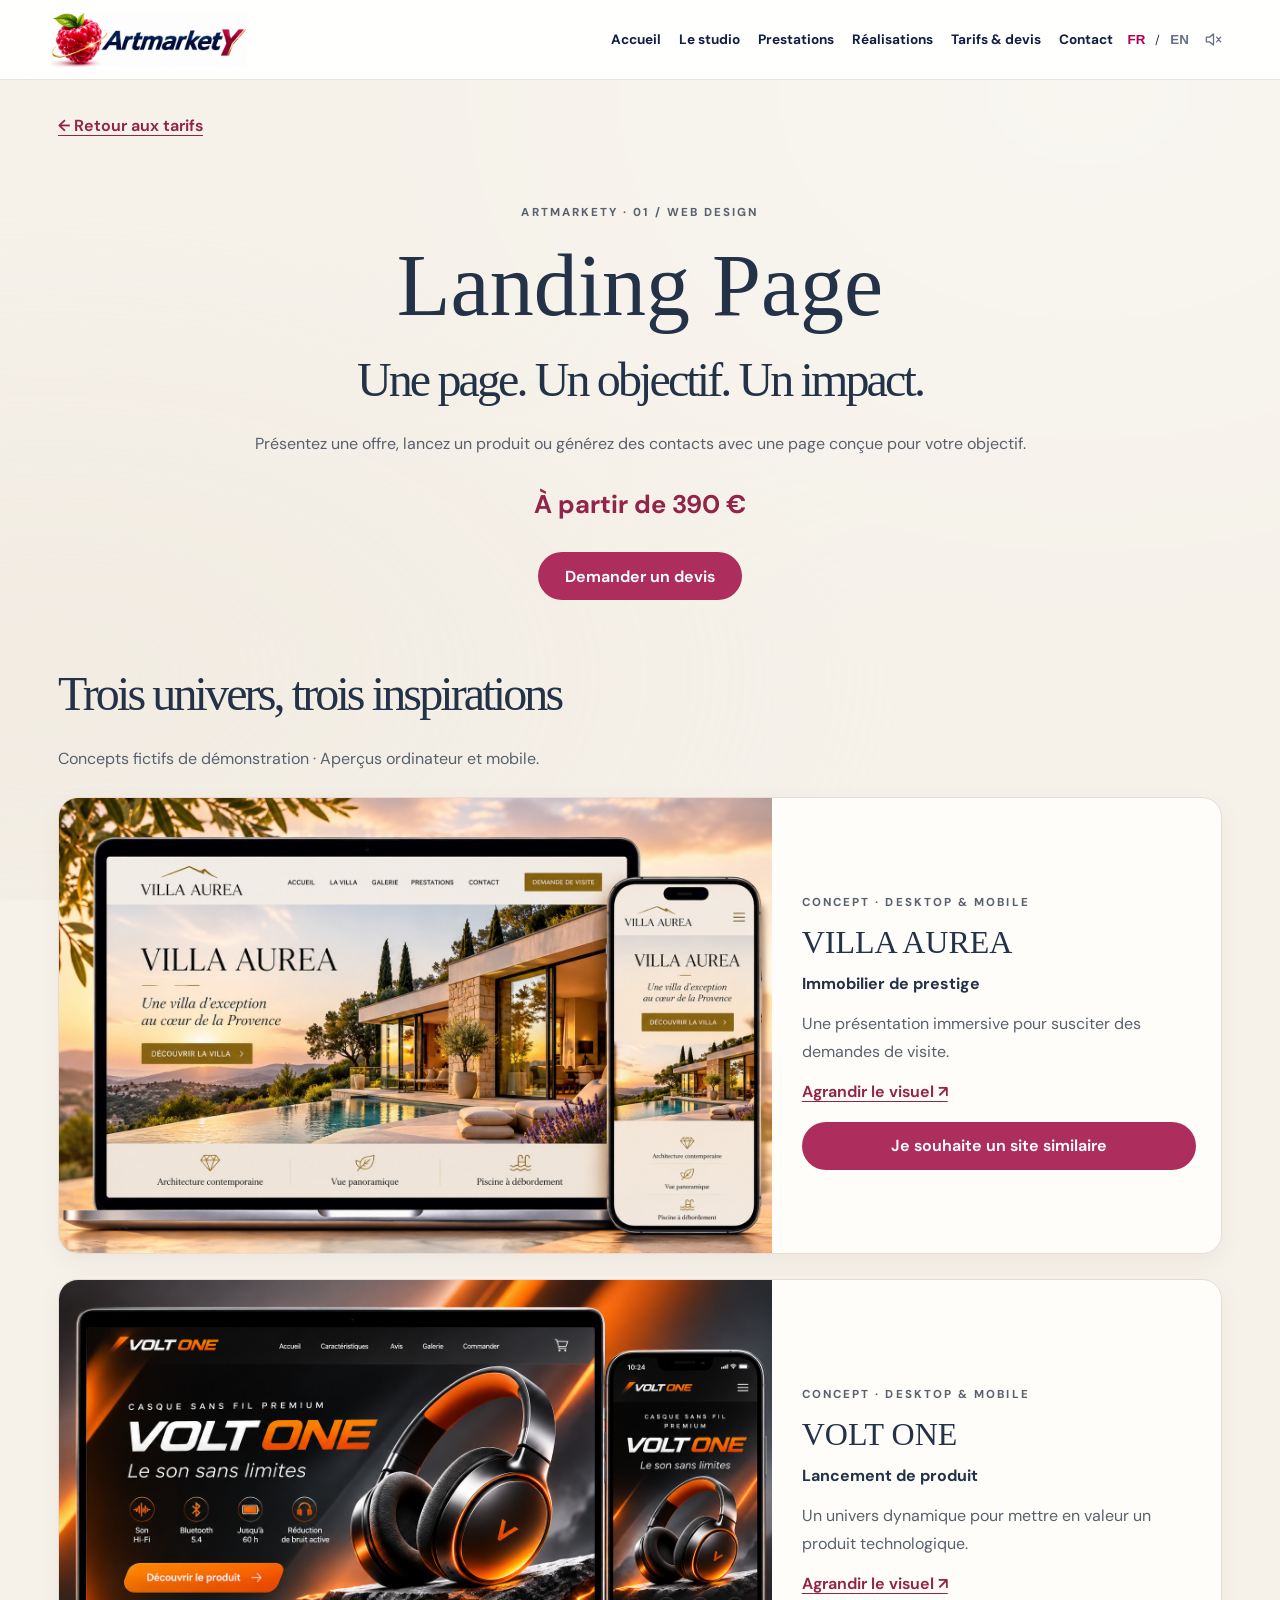
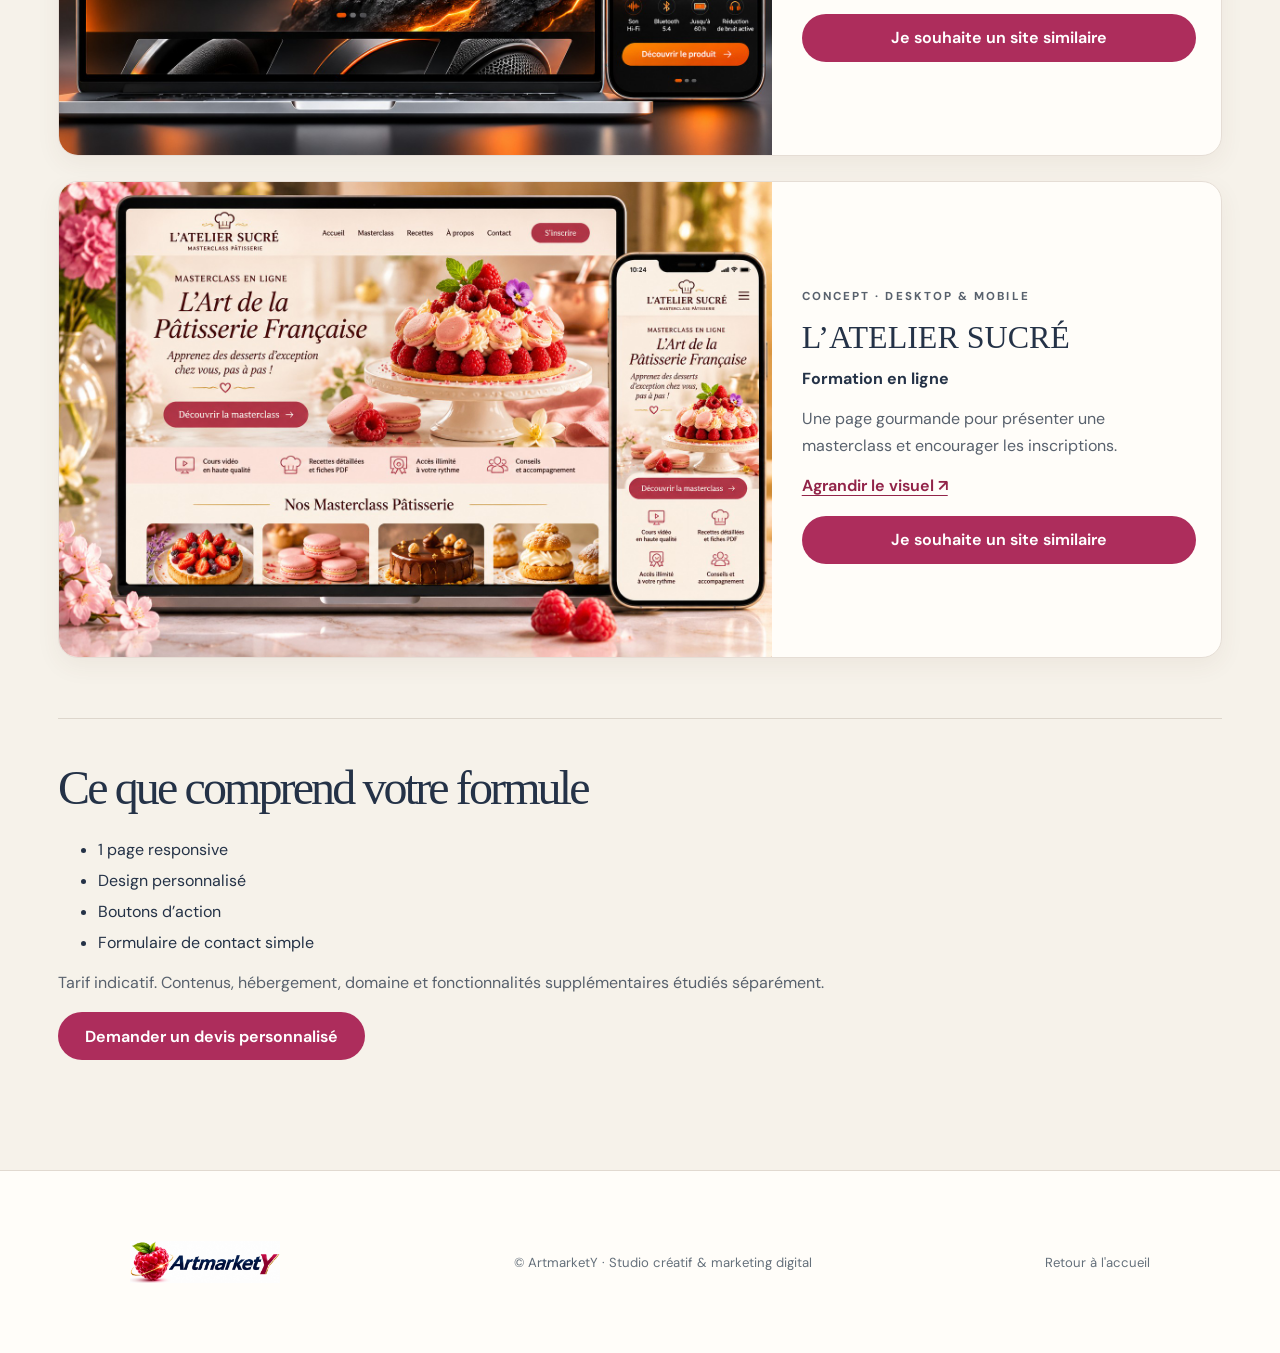
<file: landing-page.html>
<!doctype html><html lang="fr"><head><meta charset="utf-8"><meta name="viewport" content="width=device-width,initial-scale=1"><meta name="description" content="Création de landing pages sur mesure dès 390 € : découvrez trois concepts ArtmarketY, ordinateur et mobile."><title>Landing Page — ArtmarketY</title><link rel="stylesheet" href="style.css"><link rel="stylesheet" href="tarifs.css"><link rel="stylesheet" href="landing-page.css"></head><body><header class="site-header"><a aria-label="ArtmarketY — accueil" class="brand" href="index.html#accueil"><img alt="ArtmarketY" class="brand-logo" height="109" src="artmarkety-logo.png" width="340"/></a><button aria-expanded="false" aria-label="Ouvrir le menu" class="menu-toggle">☰</button><nav aria-label="Navigation principale" class="nav"><a data-en="Home" data-fr="Accueil" href="index.html#accueil">Accueil</a><a data-en="The studio" data-fr="Le studio" href="studio.html">Le studio</a><a data-en="Services" data-fr="Prestations" href="prestations.html">Prestations</a><a data-en="Portfolio" data-fr="Réalisations" href="realisations.html">Réalisations</a><a aria-current="page" class="active" data-en="Pricing &amp; quotes" data-fr="Tarifs &amp; devis" href="tarifs.html">Tarifs &amp; devis</a><a data-en="Contact" data-fr="Contact" href="index.html#contact">Contact</a></nav><div class="lang"><button class="selected" data-lang="fr" type="button">FR</button><span>/</span><button data-lang="en" type="button">EN</button></div></header><main class="wrap landing-main"><a class="landing-back" href="tarifs.html#sites" data-fr="← Retour aux tarifs" data-en="← Back to pricing">← Retour aux tarifs</a><section class="landing-intro"><p class="eyebrow">ARTMARKETY · 01 / WEB DESIGN</p><h1>Landing Page</h1><h2  data-fr="Une page. Un objectif. Un impact." data-en="One page. One goal. One impact.">Une page. Un objectif. Un impact.</h2><p  data-fr="Présentez une offre, lancez un produit ou générez des contacts avec une page conçue pour votre objectif." data-en="Present an offer, launch a product or generate leads with a page built around your goal.">Présentez une offre, lancez un produit ou générez des contacts avec une page conçue pour votre objectif.</p><p class="landing-price" data-fr="À partir de 390 €" data-en="From €390">À partir de 390 €</p><a class="primary-action" href="contact.html?service=site&amp;package=landing" data-fr="Demander un devis" data-en="Request a quote">Demander un devis</a></section><section class="landing-gallery"><h2  data-fr="Trois univers, trois inspirations" data-en="Three styles, three inspirations">Trois univers, trois inspirations</h2><p  data-fr="Concepts fictifs de démonstration · Aperçus ordinateur et mobile." data-en="Fictional design concepts · Desktop and mobile previews.">Concepts fictifs de démonstration · Aperçus ordinateur et mobile.</p><article class="landing-project"><a href="villa-aurea.jpg" class="landing-image" target="_blank" rel="noopener"><img src="villa-aurea.jpg" alt="VILLA AUREA — Desktop / Mobile" width="1570" height="1002" loading="lazy"></a><div class="landing-copy"><p class="eyebrow">CONCEPT · DESKTOP & MOBILE</p><h3>VILLA AUREA</h3><strong  data-fr="Immobilier de prestige" data-en="Luxury real estate">Immobilier de prestige</strong><p  data-fr="Une présentation immersive pour susciter des demandes de visite." data-en="An immersive presentation designed to encourage viewing requests.">Une présentation immersive pour susciter des demandes de visite.</p><a href="villa-aurea.jpg" target="_blank" rel="noopener" class="landing-back" data-fr="Agrandir le visuel ↗" data-en="Enlarge preview ↗">Agrandir le visuel ↗</a><a class="primary-action" href="contact.html?service=site&amp;package=landing&amp;concept=villa-aurea" data-fr="Je souhaite un site similaire" data-en="I would like a similar website">Je souhaite un site similaire</a></div></article><article class="landing-project"><a href="volt-one.jpg" class="landing-image" target="_blank" rel="noopener"><img src="volt-one.jpg" alt="VOLT ONE — Desktop / Mobile" width="1536" height="1024" loading="lazy"></a><div class="landing-copy"><p class="eyebrow">CONCEPT · DESKTOP & MOBILE</p><h3>VOLT ONE</h3><strong  data-fr="Lancement de produit" data-en="Product launch">Lancement de produit</strong><p  data-fr="Un univers dynamique pour mettre en valeur un produit technologique." data-en="A dynamic visual identity for a technology product.">Un univers dynamique pour mettre en valeur un produit technologique.</p><a href="volt-one.jpg" target="_blank" rel="noopener" class="landing-back" data-fr="Agrandir le visuel ↗" data-en="Enlarge preview ↗">Agrandir le visuel ↗</a><a class="primary-action" href="contact.html?service=site&amp;package=landing&amp;concept=volt-one" data-fr="Je souhaite un site similaire" data-en="I would like a similar website">Je souhaite un site similaire</a></div></article><article class="landing-project"><a href="atelier-sucre.jpg" class="landing-image" target="_blank" rel="noopener"><img src="atelier-sucre.jpg" alt="L’ATELIER SUCRÉ — Desktop / Mobile" width="1536" height="1024" loading="lazy"></a><div class="landing-copy"><p class="eyebrow">CONCEPT · DESKTOP & MOBILE</p><h3>L’ATELIER SUCRÉ</h3><strong  data-fr="Formation en ligne" data-en="Online course">Formation en ligne</strong><p  data-fr="Une page gourmande pour présenter une masterclass et encourager les inscriptions." data-en="An inviting page to showcase a masterclass and encourage sign-ups.">Une page gourmande pour présenter une masterclass et encourager les inscriptions.</p><a href="atelier-sucre.jpg" target="_blank" rel="noopener" class="landing-back" data-fr="Agrandir le visuel ↗" data-en="Enlarge preview ↗">Agrandir le visuel ↗</a><a class="primary-action" href="contact.html?service=site&amp;package=landing&amp;concept=atelier-sucre" data-fr="Je souhaite un site similaire" data-en="I would like a similar website">Je souhaite un site similaire</a></div></article></section><section class="landing-included"><h2  data-fr="Ce que comprend votre formule" data-en="What your package includes">Ce que comprend votre formule</h2><ul><li  data-fr="1 page responsive" data-en="1 responsive page">1 page responsive</li><li  data-fr="Design personnalisé" data-en="Custom design">Design personnalisé</li><li  data-fr="Boutons d’action" data-en="Call-to-action buttons">Boutons d’action</li><li  data-fr="Formulaire de contact simple" data-en="Simple contact form">Formulaire de contact simple</li></ul><p  data-fr="Tarif indicatif. Contenus, hébergement, domaine et fonctionnalités supplémentaires étudiés séparément." data-en="Indicative price. Content, hosting, domain and additional features are assessed separately.">Tarif indicatif. Contenus, hébergement, domaine et fonctionnalités supplémentaires étudiés séparément.</p><a class="primary-action" href="contact.html?service=site&amp;package=landing" data-fr="Demander un devis personnalisé" data-en="Request a tailored quote">Demander un devis personnalisé</a></section></main><footer class="pricing-footer"><div class="wrap"><img alt="ArtmarketY" src="artmarkety-logo.png"/><span>© ArtmarketY · Studio créatif &amp; marketing digital</span><a data-en="Back to home" data-fr="Retour à l'accueil" href="index.html">Retour à l'accueil</a></div></footer><script src="tarifs.js"></script><script src="button-sounds.js?v=20261124-mechanical3" defer></script></body></html>
</file>
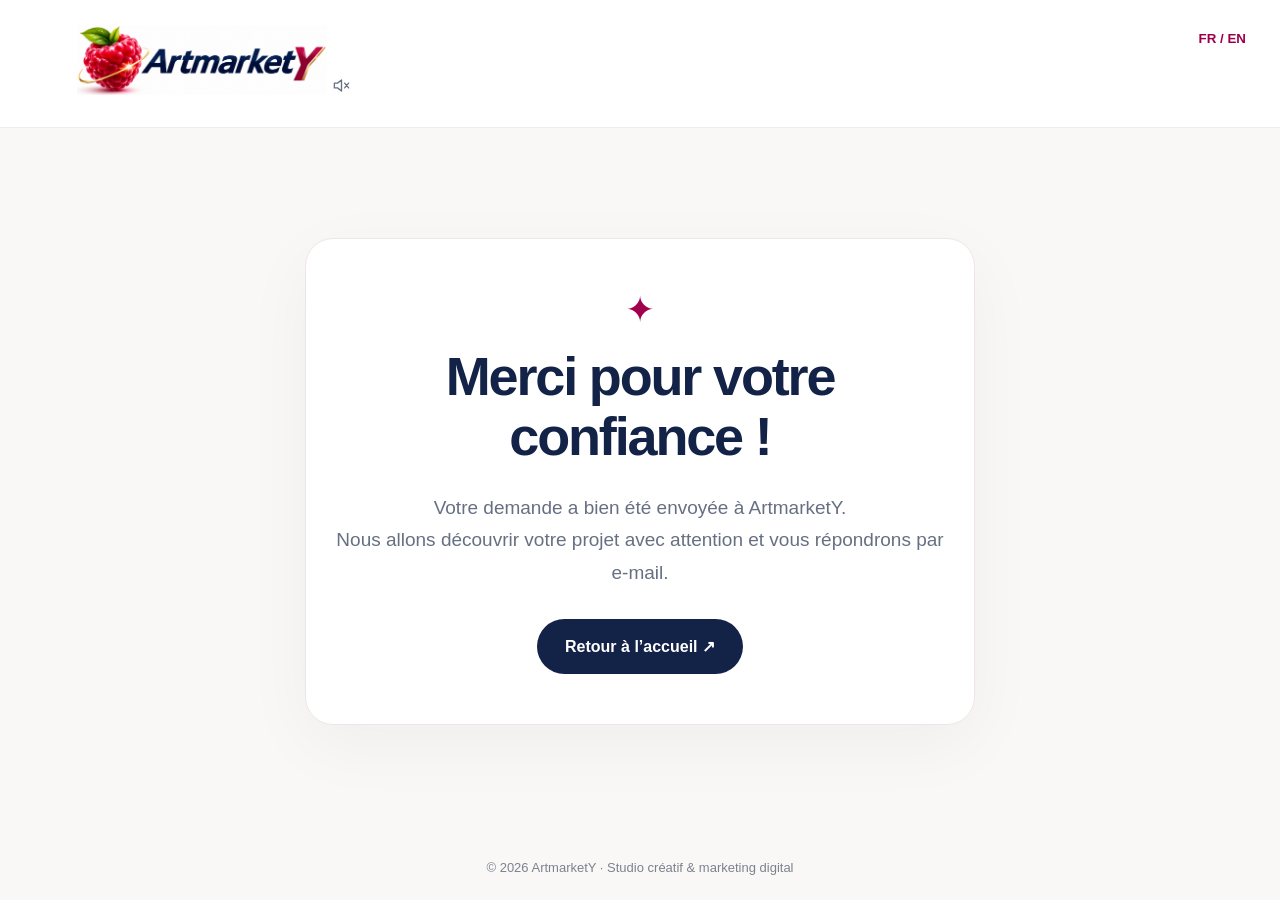
<file: merci.html>
<!doctype html><html lang="fr"><head><meta charset="utf-8"><meta name="viewport" content="width=device-width,initial-scale=1"><meta name="theme-color" content="#132247"><meta name="robots" content="noindex"><title>Merci pour votre message — ArtmarketY</title><style>*{box-sizing:border-box}body{margin:0;background:#faf8f6;color:#132247;font-family:Arial,Helvetica,sans-serif;min-height:100vh;display:flex;flex-direction:column}header{padding:25px clamp(24px,6vw,90px);background:white;border-bottom:1px solid #eee}header img{max-width:250px;width:70%;height:auto}main{flex:1;display:grid;place-items:center;padding:48px 22px}.panel{max-width:670px;text-align:center;padding:50px 30px;background:#fff;border:1px solid #eee5e9;border-radius:28px;box-shadow:0 20px 70px #1322470b}.symbol{font-size:36px;color:#a0004d;margin-bottom:15px}h1{font-size:clamp(32px,5vw,54px);letter-spacing:-.04em;line-height:1.12;margin:0 0 25px}p{font-size:19px;color:#667083;line-height:1.7;margin:0 0 30px}a.button{display:inline-block;text-decoration:none;background:#132247;color:white;padding:18px 28px;border-radius:50px;font-weight:700}footer{text-align:center;color:#7c8190;padding:25px;font-size:13px}.en{display:none}body[data-lang=en] .fr{display:none}body[data-lang=en] .en{display:block}.language{position:absolute;top:30px;right:28px;border:0;background:transparent;color:#9d004b;font-weight:bold;cursor:pointer}@media(max-width:500px){header{padding:24px}.panel{padding:42px 22px}.language{top:90px}}</style></head><body><header><a href="index.html"><img src="artmarkety-logo.png" alt="ArtmarketY"></a></header><button class="language" id="lang" type="button" aria-label="Change language">FR / EN</button><main><section class="panel"><div class="symbol">✦</div><div class="fr"><h1>Merci pour votre confiance !</h1><p>Votre demande a bien été envoyée à ArtmarketY.<br>Nous allons découvrir votre projet avec attention et vous répondrons par e-mail.</p><a class="button" href="index.html">Retour à l’accueil ↗</a></div><div class="en"><h1>Thank you for reaching out!</h1><p>Your request has been sent to ArtmarketY.<br>We look forward to learning about your project and will reply by email.</p><a class="button" href="index.html">Back to home ↗</a></div></section></main><footer>© 2026 ArtmarketY · Studio créatif & marketing digital</footer><script>document.getElementById('lang').addEventListener('click',()=>{document.body.dataset.lang=document.body.dataset.lang==='en'?'fr':'en'})</script><script src="button-sounds.js?v=20261124-sound2" defer></script></body></html>
</file>
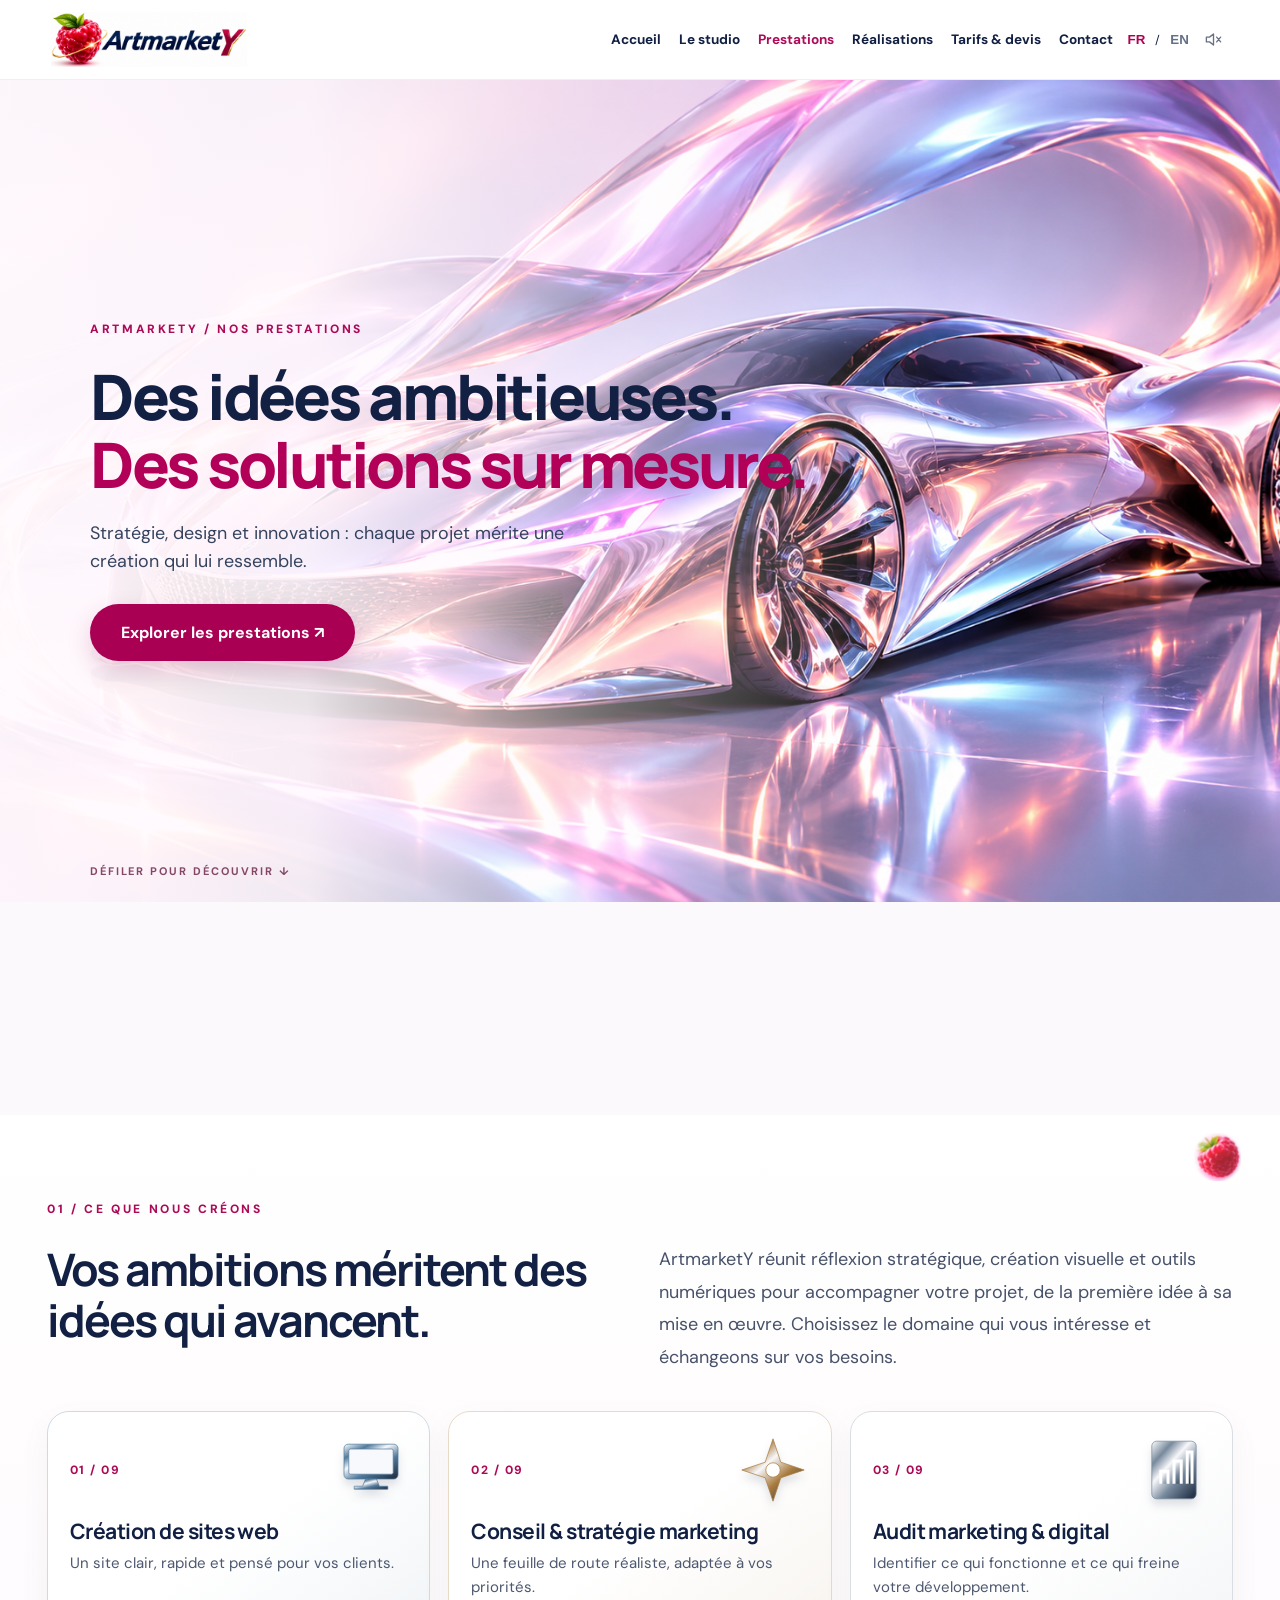
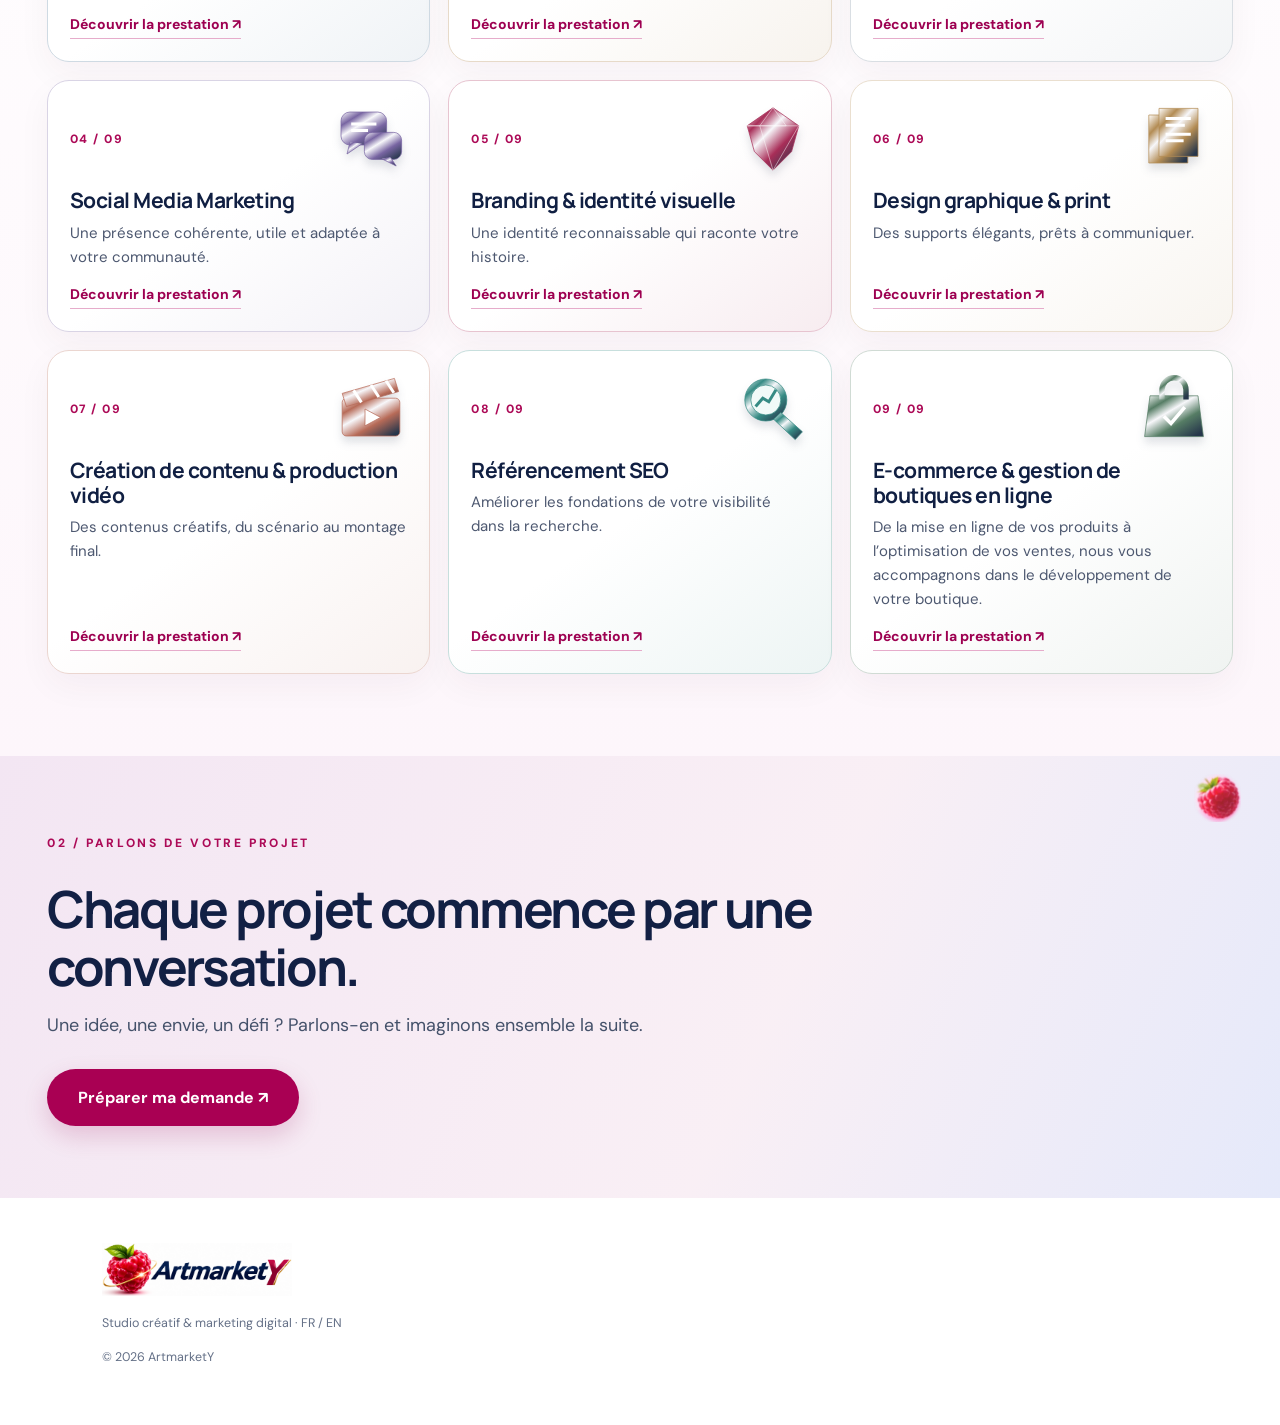
<file: prestations.html>
<!DOCTYPE html>

<html lang="fr"><head><meta charset="utf-8"/><meta content="width=device-width,initial-scale=1" name="viewport"/><meta content="#faf6fb" name="theme-color"/><meta content="Explorez les prestations ArtmarketY : création de sites web, stratégie marketing, audit digital, branding, réseaux sociaux, SEO, publicité, IA." name="description"/><title>Nos Prestations — ArtmarketY | Studio créatif &amp; marketing digital</title><link href="https://yanafrance.github.io/artmarkety/prestations.html" rel="canonical"/><link href="style.css" rel="stylesheet"/><link href="prestations.css" rel="stylesheet"/><link href="signature.css?v=1" rel="stylesheet"/></head><body class="prestations-page"><header class="site-header"><a aria-label="ArtmarketY — accueil" class="brand" href="index.html#accueil"><img alt="ArtmarketY" class="brand-logo" height="109" src="artmarkety-logo.png" width="340"/></a><button aria-expanded="false" aria-label="Ouvrir le menu" class="menu-toggle">☰</button><nav aria-label="Navigation principale" class="nav"><a data-en="Home" data-fr="Accueil" href="index.html#accueil">Accueil</a><a data-en="The studio" data-fr="Le studio" href="studio.html">Le studio</a><a aria-current="page" class="active" data-en="Services" data-fr="Prestations" href="prestations.html">Prestations</a><a data-en="Portfolio" data-fr="Réalisations" href="realisations.html">Réalisations</a><a data-en="Pricing &amp; quotes" data-fr="Tarifs &amp; devis" href="tarifs.html">Tarifs &amp; devis</a><a data-en="Contact" data-fr="Contact" href="contact.html">Contact</a></nav><div class="lang"><button class="selected" data-lang="fr" type="button">FR</button><span>/</span><button data-lang="en" type="button">EN</button></div></header><main><div class="prestations-scroll-stage"><section aria-labelledby="prestations-title" class="prestations-hero"><div aria-hidden="true" class="prestations-art"></div><div class="prestations-hero-content"><span class="prestations-kicker" data-en="ARTMARKETY / OUR SERVICES" data-fr="ARTMARKETY / NOS PRESTATIONS">ARTMARKETY / NOS PRESTATIONS</span><h1 data-en="Bold ideas. Tailored solutions." data-fr="Des idées ambitieuses. Des solutions sur mesure." id="prestations-title">Des idées ambitieuses.<br/><em>Des solutions sur mesure.</em></h1><p data-en="Strategy, design and innovation: every project deserves a solution as distinctive as its vision." data-fr="Stratégie, design et innovation : chaque projet mérite une création qui lui ressemble.">Stratégie, design et innovation : chaque projet mérite une création qui lui ressemble.</p><a class="prestations-hero-button" data-en="Explore our services ↗" data-fr="Explorer les prestations ↗" href="#nos-services">Explorer les prestations ↗</a></div><span class="prestations-scroll-cue" data-en="SCROLL TO EXPLORE ↓" data-fr="DÉFILER POUR DÉCOUVRIR ↓">DÉFILER POUR DÉCOUVRIR ↓</span></section></div><section class="prestations-intro" id="nos-services"><div class="prestations-container"><p class="overline" data-en="01 / WHAT WE CREATE" data-fr="01 / CE QUE NOUS CRÉONS">01 / CE QUE NOUS CRÉONS</p><div class="prestations-intro-grid"><h2 data-en="Your ambitions deserve ideas that move forward." data-fr="Vos ambitions méritent des idées qui avancent.">Vos ambitions méritent des idées qui avancent.</h2><p data-en="ArtmarketY combines strategic thinking, visual creativity and digital tools to support your project from first idea to execution. Explore our areas of expertise and tell us what you need." data-fr="ArtmarketY réunit réflexion stratégique, création visuelle et outils numériques pour accompagner votre projet, de la première idée à sa mise en œuvre. Choisissez le domaine qui vous intéresse et échangeons sur vos besoins.">ArtmarketY réunit réflexion stratégique, création visuelle et outils numériques pour accompagner votre projet, de la première idée à sa mise en œuvre. Choisissez le domaine qui vous intéresse et échangeons sur vos besoins.</p></div><div class="services-list">
<article class="service-card" id="service-1" style="--metal:#527b9c"><div class="service-top"><span class="service-number">01 / 09</span><span aria-hidden="true" class="service-symbol"><img alt="" height="72" src="signature-icon-1.svg" width="72"/></span></div><h3 data-en="Website design" data-fr="Création de sites web" id="service-title-1">Création de sites web</h3><p data-en="A clear, fast website built for your customers." data-fr="Un site clair, rapide et pensé pour vos clients.">Un site clair, rapide et pensé pour vos clients.</p><a aria-labelledby="service-title-1" class="service-link" data-en="Explore this service ↗" data-fr="Découvrir la prestation ↗" href="index.html#service/web">Découvrir la prestation ↗</a></article><article class="service-card" id="service-2" style="--metal:#a97b3e"><div class="service-top"><span class="service-number">02 / 09</span><span aria-hidden="true" class="service-symbol"><img alt="" height="72" src="signature-icon-2.svg" width="72"/></span></div><h3 data-en="Marketing strategy" data-fr="Conseil &amp; stratégie marketing" id="service-title-2">Conseil &amp; stratégie marketing</h3><p data-en="A realistic roadmap built around your priorities." data-fr="Une feuille de route réaliste, adaptée à vos priorités.">Une feuille de route réaliste, adaptée à vos priorités.</p><a aria-labelledby="service-title-2" class="service-link" data-en="Explore this service ↗" data-fr="Découvrir la prestation ↗" href="index.html#service/strategy">Découvrir la prestation ↗</a></article><article class="service-card" id="service-3" style="--metal:#77899c"><div class="service-top"><span class="service-number">03 / 09</span><span aria-hidden="true" class="service-symbol"><img alt="" height="72" src="signature-icon-3.svg" width="72"/></span></div><h3 data-en="Marketing &amp; digital audit" data-fr="Audit marketing &amp; digital" id="service-title-3">Audit marketing &amp; digital</h3><p data-en="Find what works and what slows your growth." data-fr="Identifier ce qui fonctionne et ce qui freine votre développement.">Identifier ce qui fonctionne et ce qui freine votre développement.</p><a aria-labelledby="service-title-3" class="service-link" data-en="Explore this service ↗" data-fr="Découvrir la prestation ↗" href="index.html#service/audit">Découvrir la prestation ↗</a></article><article class="service-card" id="service-4" style="--metal:#7865a2"><div class="service-top"><span class="service-number">04 / 09</span><span aria-hidden="true" class="service-symbol"><img alt="" height="72" src="signature-icon-4.svg" width="72"/></span></div><h3 data-en="Social media marketing" data-fr="Social Media Marketing" id="service-title-4">Social Media Marketing</h3><p data-en="A consistent presence tailored to your community." data-fr="Une présence cohérente, utile et adaptée à votre communauté.">Une présence cohérente, utile et adaptée à votre communauté.</p><a aria-labelledby="service-title-4" class="service-link" data-en="Explore this service ↗" data-fr="Découvrir la prestation ↗" href="index.html#service/smm">Découvrir la prestation ↗</a></article><article class="service-card" id="service-5" style="--metal:#a82e58"><div class="service-top"><span class="service-number">05 / 09</span><span aria-hidden="true" class="service-symbol"><img alt="" height="72" src="signature-icon-5.svg" width="72"/></span></div><h3 data-en="Branding &amp; visual identity" data-fr="Branding &amp; identité visuelle" id="service-title-5">Branding &amp; identité visuelle</h3><p data-en="A recognizable identity that tells your story." data-fr="Une identité reconnaissable qui raconte votre histoire.">Une identité reconnaissable qui raconte votre histoire.</p><a aria-labelledby="service-title-5" class="service-link" data-en="Explore this service ↗" data-fr="Découvrir la prestation ↗" href="index.html#service/branding">Découvrir la prestation ↗</a></article><article class="service-card" id="service-6" style="--metal:#b38c54"><div class="service-top"><span class="service-number">06 / 09</span><span aria-hidden="true" class="service-symbol"><img alt="" height="72" src="signature-icon-6.svg" width="72"/></span></div><h3 data-en="Graphic design &amp; print" data-fr="Design graphique &amp; print" id="service-title-6">Design graphique &amp; print</h3><p data-en="Elegant communication materials, ready to use." data-fr="Des supports élégants, prêts à communiquer.">Des supports élégants, prêts à communiquer.</p><a aria-labelledby="service-title-6" class="service-link" data-en="Explore this service ↗" data-fr="Découvrir la prestation ↗" href="index.html#service/print">Découvrir la prestation ↗</a></article><article class="service-card" id="service-7" style="--metal:#b76b58"><div class="service-top"><span class="service-number">07 / 09</span><span aria-hidden="true" class="service-symbol"><img alt="" height="72" src="signature-icon-7.svg" width="72"/></span></div><h3 data-en="Content creation &amp; video production" data-fr="Création de contenu &amp; production vidéo" id="service-title-7">Création de contenu &amp; production vidéo</h3><p data-en="Creative content, from script to final edit." data-fr="Des contenus créatifs, du scénario au montage final.">Des contenus créatifs, du scénario au montage final.</p><a aria-labelledby="service-title-7" class="service-link" data-en="Explore this service ↗" data-fr="Découvrir la prestation ↗" href="index.html#service/content">Découvrir la prestation ↗</a></article><article class="service-card" id="service-8" style="--metal:#368b84"><div class="service-top"><span class="service-number">08 / 09</span><span aria-hidden="true" class="service-symbol"><img alt="" height="72" src="signature-icon-8.svg" width="72"/></span></div><h3 data-en="Search engine optimization" data-fr="Référencement SEO" id="service-title-8">Référencement SEO</h3><p data-en="Improve the foundations of your search visibility." data-fr="Améliorer les fondations de votre visibilité dans la recherche.">Améliorer les fondations de votre visibilité dans la recherche.</p><a aria-labelledby="service-title-8" class="service-link" data-en="Explore this service ↗" data-fr="Découvrir la prestation ↗" href="index.html#service/seo">Découvrir la prestation ↗</a></article><article class="service-card" id="service-9" style="--metal:#567d65"><div class="service-top"><span class="service-number">09 / 09</span><span aria-hidden="true" class="service-symbol"><img alt="" height="72" src="signature-icon-9.svg" width="72"/></span></div><h3 data-en="E-commerce &amp; online store management" data-fr="E-commerce &amp; gestion de boutiques en ligne" id="service-title-9">E-commerce &amp; gestion de boutiques en ligne</h3><p data-en="From publishing products to optimizing sales, we help develop your online store." data-fr="De la mise en ligne de vos produits à l’optimisation de vos ventes, nous vous accompagnons dans le développement de votre boutique.">De la mise en ligne de vos produits à l’optimisation de vos ventes, nous vous accompagnons dans le développement de votre boutique.</p><a aria-labelledby="service-title-9" class="service-link" data-en="Explore this service ↗" data-fr="Découvrir la prestation ↗" href="index.html#service/ecommerce">Découvrir la prestation ↗</a></article></div></div></section><section class="prestations-contact"><div class="prestations-container"><p class="overline" data-en="02 / LET'S TALK ABOUT YOUR PROJECT" data-fr="02 / PARLONS DE VOTRE PROJET">02 / PARLONS DE VOTRE PROJET</p><h2 class="prestations-contact-title" data-en="Every project starts with a conversation." data-fr="Chaque projet commence par une conversation.">Chaque projet commence par une conversation.</h2><p data-en="An idea, an ambition, a challenge? Let’s talk and imagine what comes next." data-fr="Une idée, une envie, un défi ? Parlons-en et imaginons ensemble la suite.">Une idée, une envie, un défi ? Parlons-en et imaginons ensemble la suite.</p><a class="prestations-hero-button" data-en="Prepare my enquiry ↗" data-fr="Préparer ma demande ↗" href="contact.html">Préparer ma demande ↗</a></div></section></main><footer><a aria-label="ArtmarketY — accueil" class="footer-brand" href="index.html#accueil"><img alt="ArtmarketY" height="109" loading="lazy" src="artmarkety-logo.png" width="340"/></a><p data-en="Creative studio &amp; digital marketing · FR / EN" data-fr="Studio créatif &amp; marketing digital · FR / EN">Studio créatif &amp; marketing digital · FR / EN</p><p>© <span id="year"></span> ArtmarketY</p></footer><script src="prestations.js"></script><script defer="" src="button-sounds.js?v=20261124-mechanical3"></script></body></html>
</file>
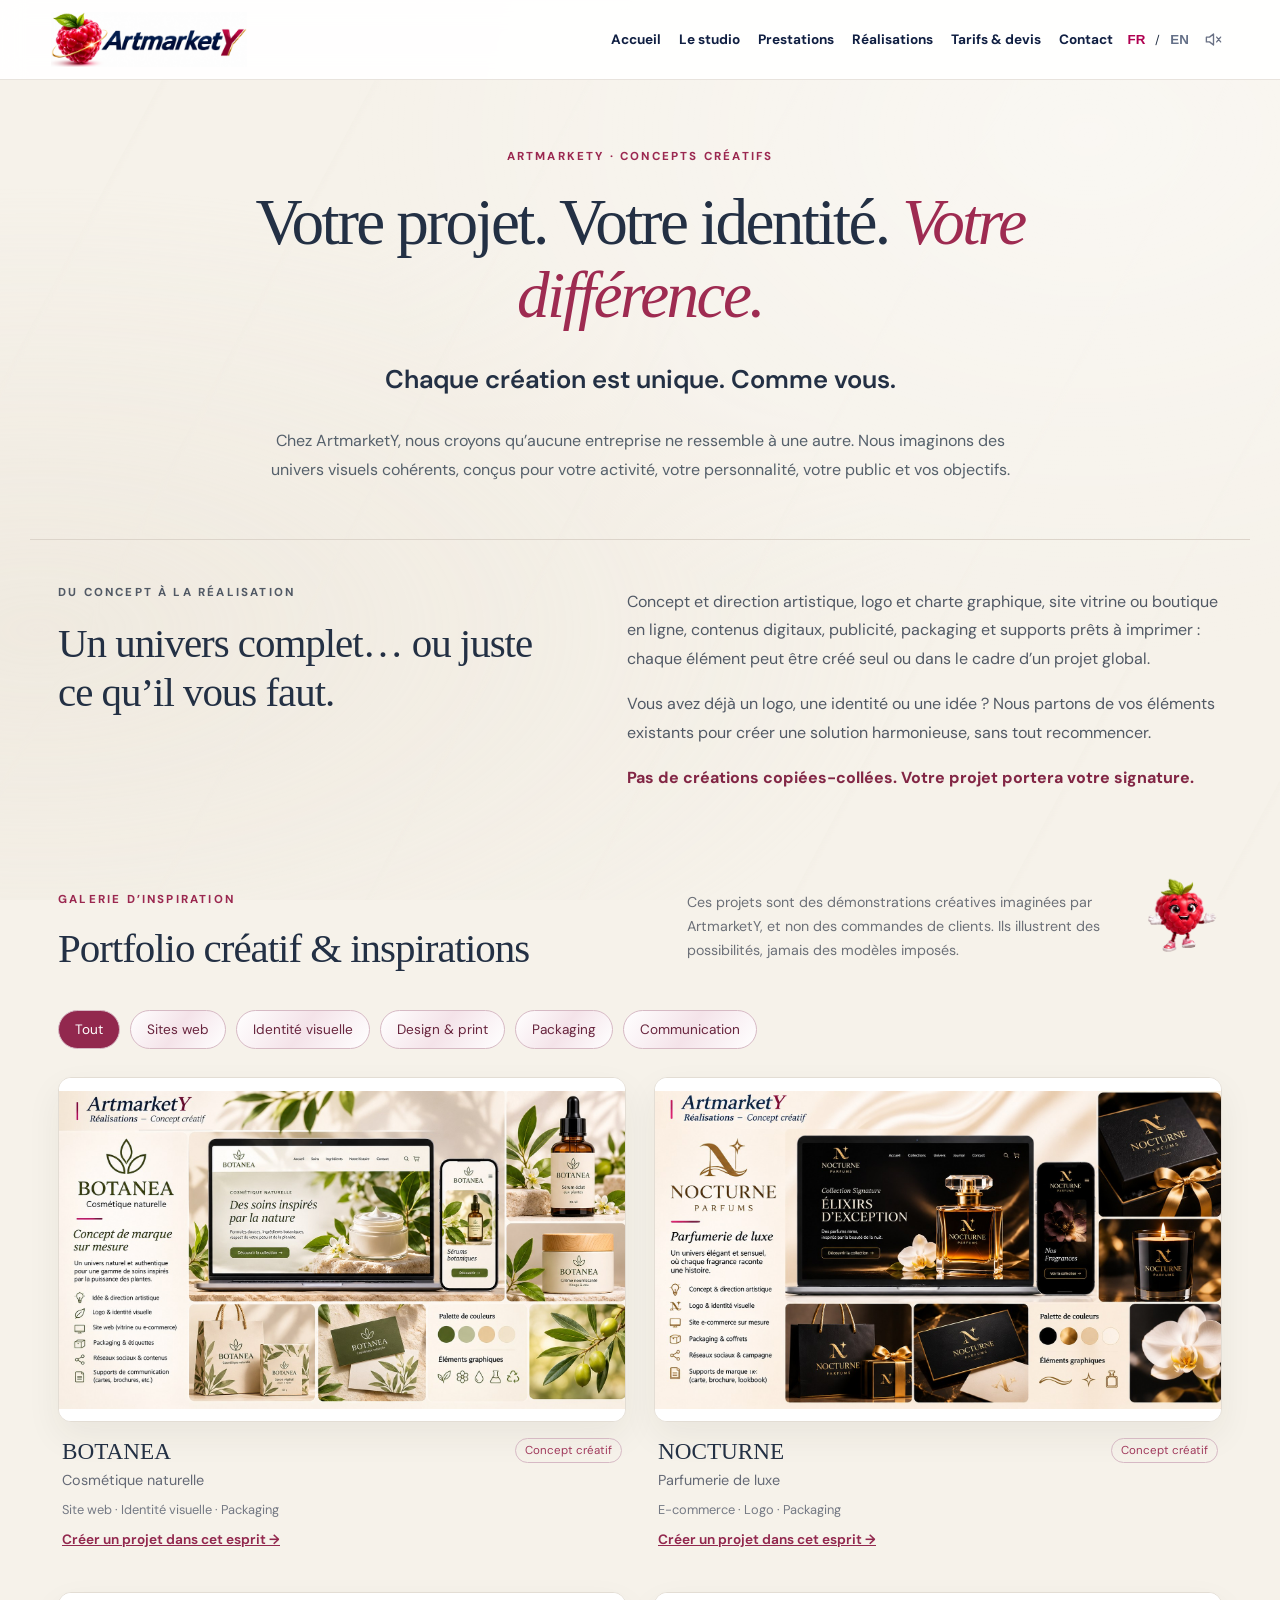
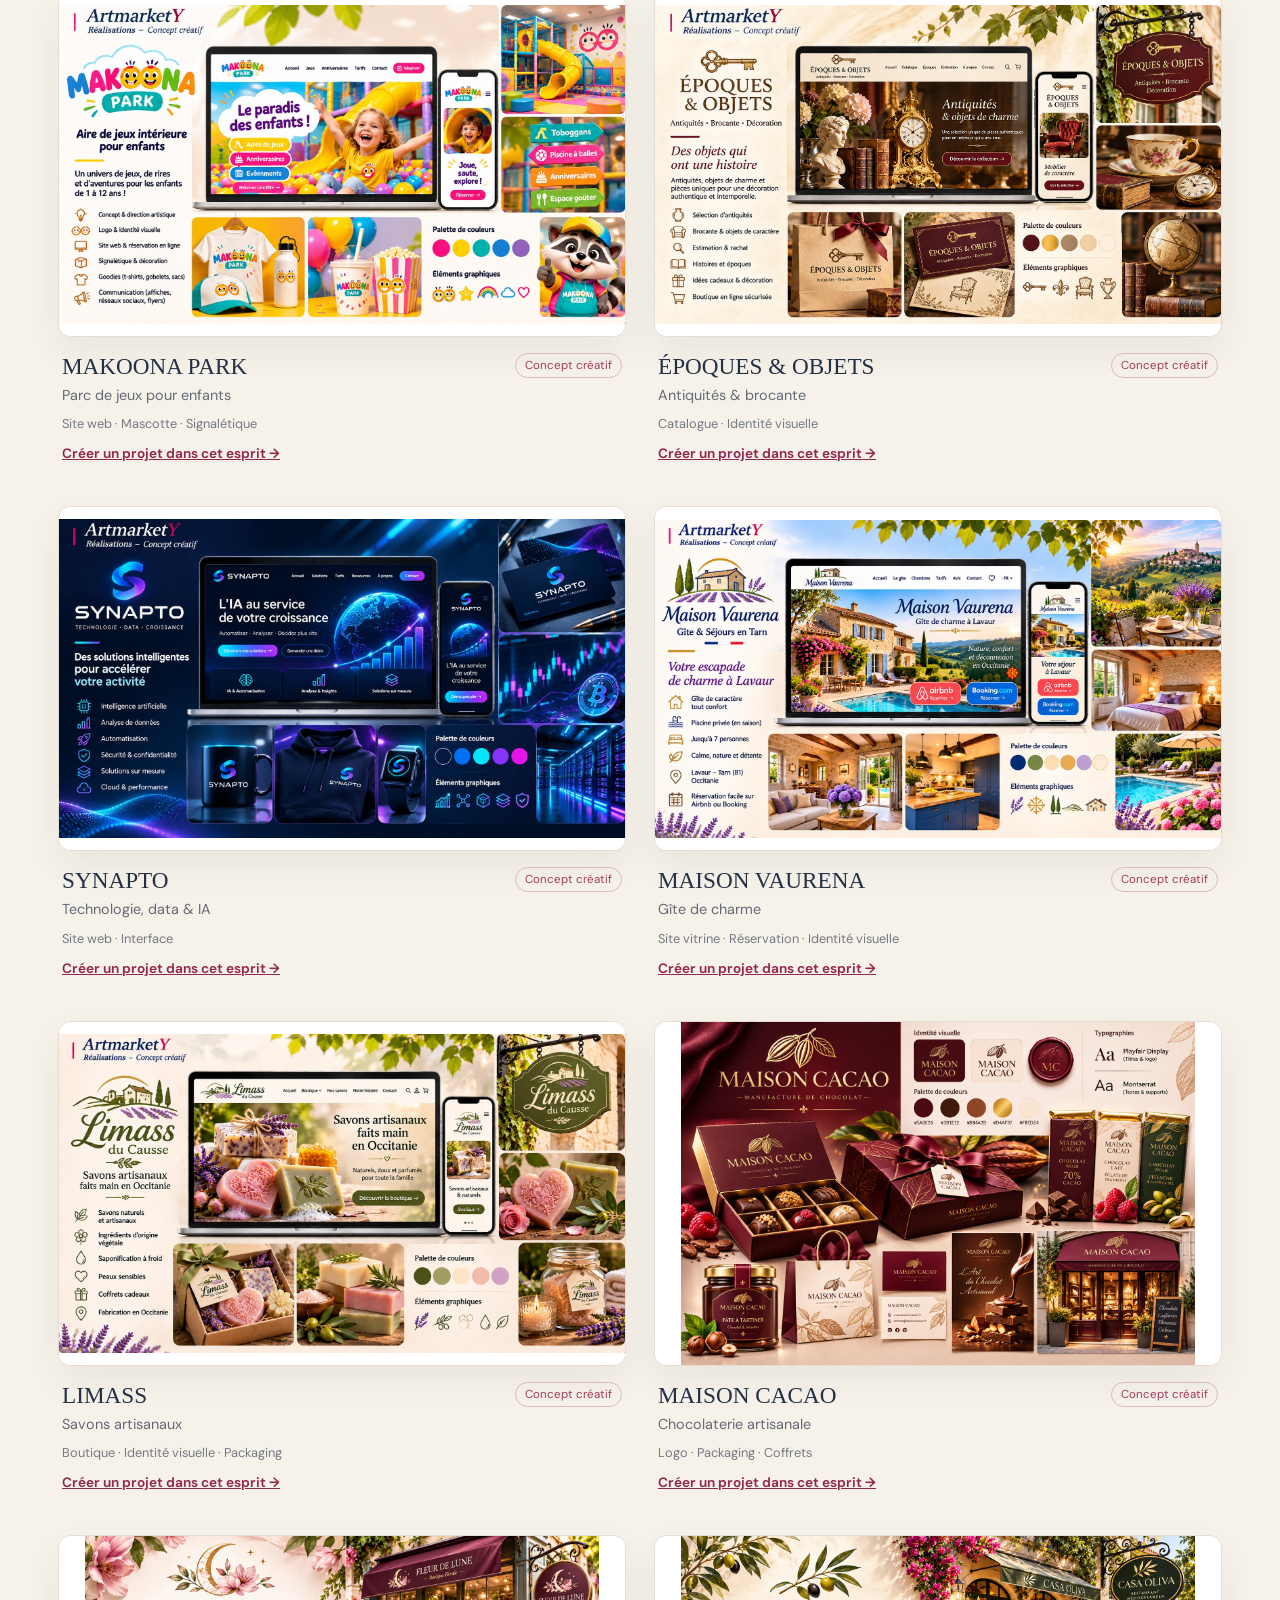
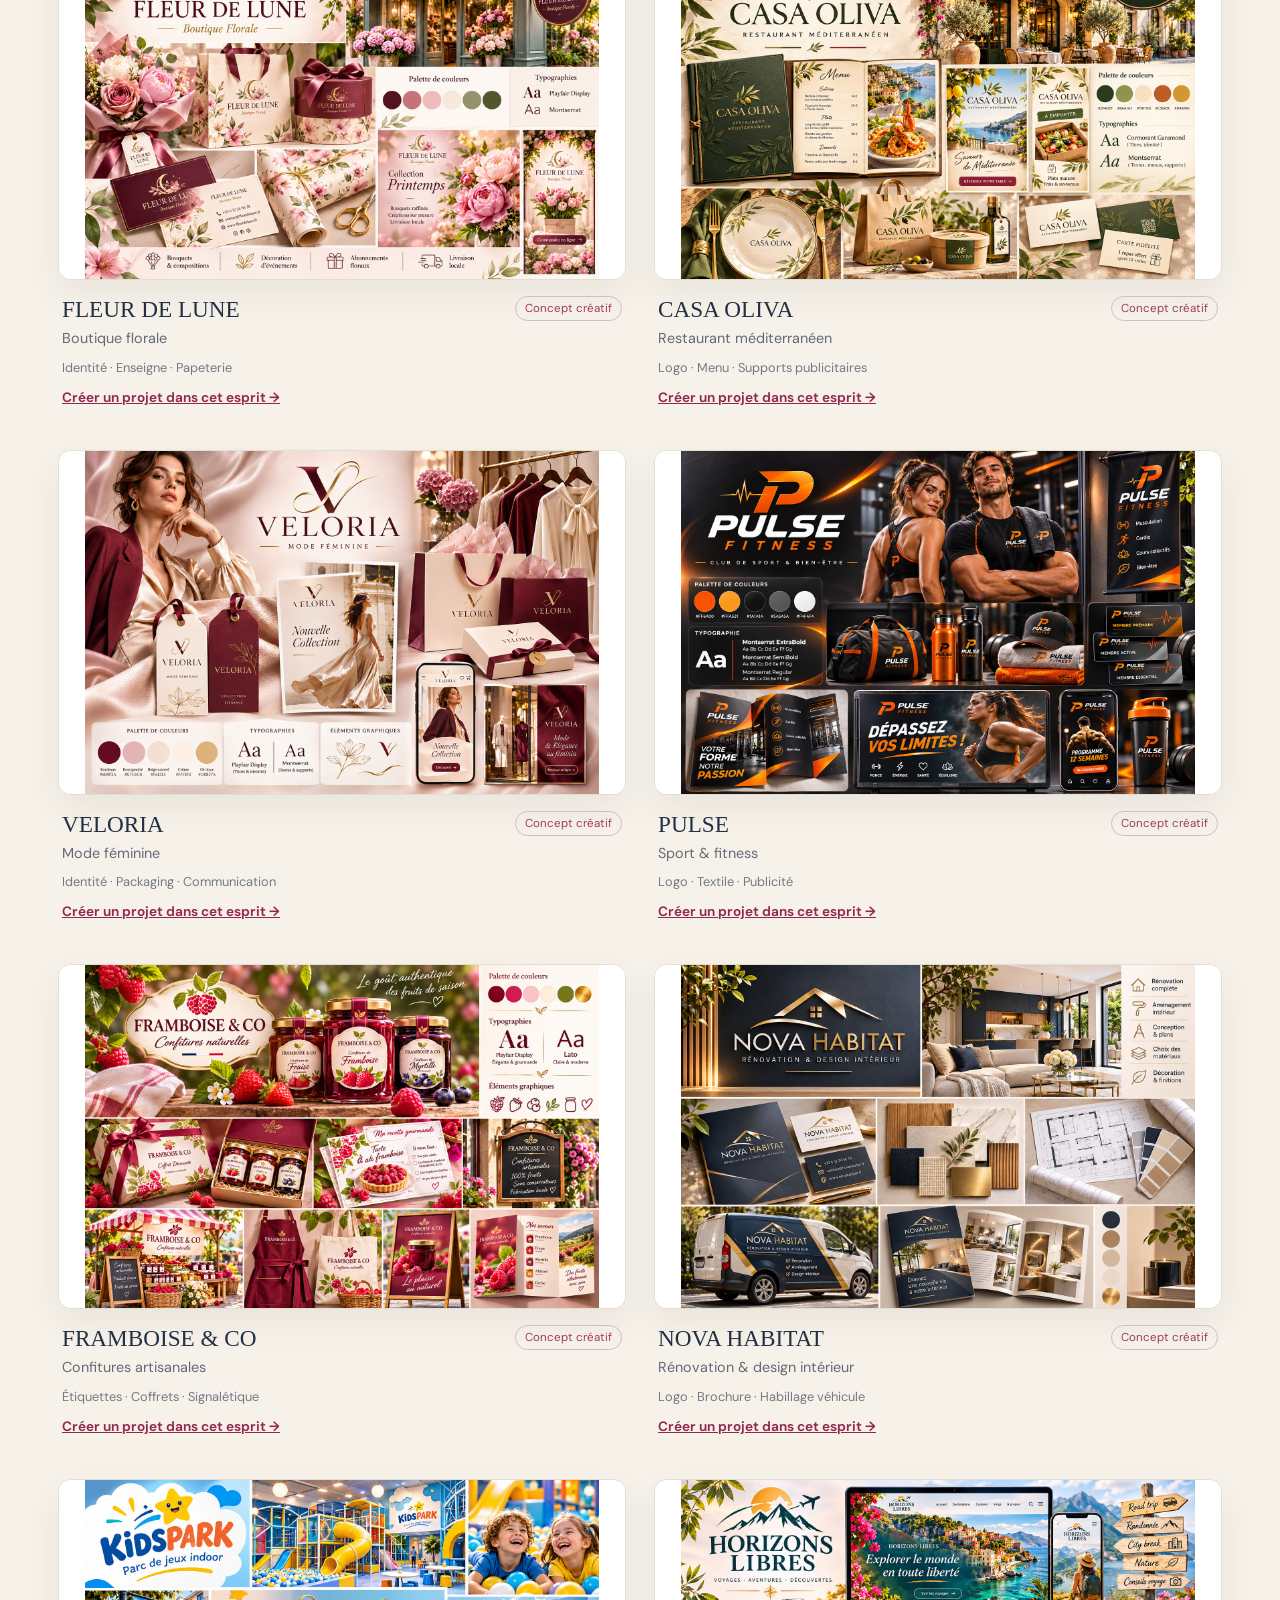
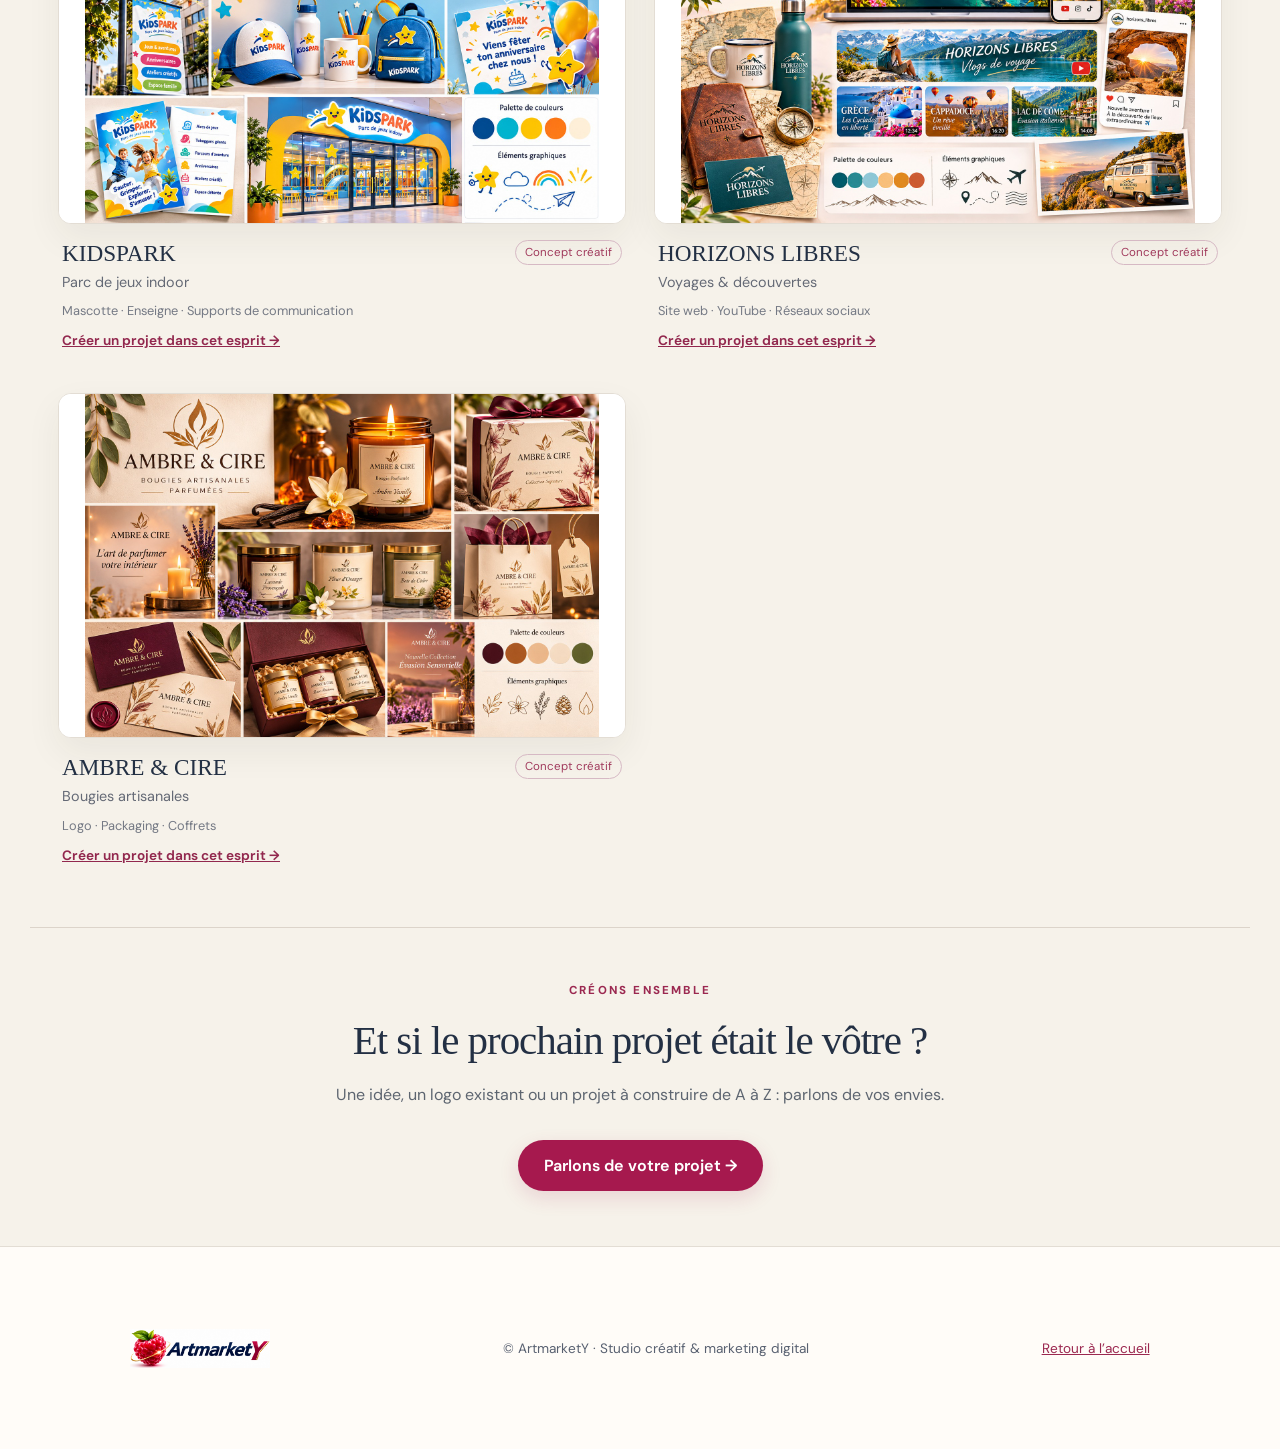
<file: realisations.html>
<!DOCTYPE html>
<html lang="fr"><head><meta charset="utf-8"/><meta content="width=device-width,initial-scale=1" name="viewport"/><meta content="#f6f2ea" name="theme-color"/><meta content="Découvrez les concepts créatifs ArtmarketY : identité visuelle, sites web, logos, packaging et communication sur mesure. Chaque projet est unique." name="description"/><link href="https://yanafrance.github.io/artmarkety/realisations.html" rel="canonical"/><title>Réalisations &amp; concepts créatifs — ArtmarketY</title><link href="style.css" rel="stylesheet"/><link href="realisations.css" rel="stylesheet"/></head><body>
<header class="site-header"><a aria-label="ArtmarketY — accueil" class="brand" href="index.html#accueil"><img alt="ArtmarketY" class="brand-logo" height="109" src="artmarkety-logo.png" width="340"/></a><button aria-expanded="false" aria-label="Ouvrir le menu" class="menu-toggle">☰</button><nav aria-label="Navigation principale" class="nav"><a data-en="Home" data-fr="Accueil" href="index.html#accueil">Accueil</a><a data-en="The studio" data-fr="Le studio" href="studio.html">Le studio</a><a data-en="Services" data-fr="Prestations" href="prestations.html">Prestations</a><a aria-current="page" class="active" data-en="Portfolio" data-fr="Réalisations" href="realisations.html">Réalisations</a><a data-en="Pricing &amp; quotes" data-fr="Tarifs &amp; devis" href="tarifs.html">Tarifs &amp; devis</a><a data-en="Contact" data-fr="Contact" href="contact.html">Contact</a></nav><div class="lang"><button class="selected" data-lang="fr" type="button">FR</button><span>/</span><button data-lang="en" type="button">EN</button></div></header>
<main><section class="intro wrap"><p class="eyebrow" data-en="ARTMARKETY · CREATIVE CONCEPTS" data-fr="ARTMARKETY · CONCEPTS CRÉATIFS">ARTMARKETY · CONCEPTS CRÉATIFS</p><h1 data-en="Your project. Your identity. &lt;em&gt;Your difference.&lt;/em&gt;" data-fr="Votre projet. Votre identité. &lt;em&gt;Votre différence.&lt;/em&gt;">Votre projet. Votre identité. <em>Votre différence.</em></h1><p class="lead" data-en="Every creation is unique. Just like you." data-fr="Chaque création est unique. Comme vous.">Chaque création est unique. Comme vous.</p><p data-en="At ArtmarketY, we believe no two businesses are alike. We create cohesive visual worlds tailored to your business, personality, audience and goals." data-fr="Chez ArtmarketY, nous croyons qu’aucune entreprise ne ressemble à une autre. Nous imaginons des univers visuels cohérents, conçus pour votre activité, votre personnalité, votre public et vos objectifs.">Chez ArtmarketY, nous croyons qu’aucune entreprise ne ressemble à une autre. Nous imaginons des univers visuels cohérents, conçus pour votre activité, votre personnalité, votre public et vos objectifs.</p></section>
<section class="promise wrap"><div><p class="eyebrow" data-en="FROM CONCEPT TO CREATION" data-fr="DU CONCEPT À LA RÉALISATION">DU CONCEPT À LA RÉALISATION</p><h2 data-en="A complete brand world… or just what you need." data-fr="Un univers complet… ou juste ce qu’il vous faut.">Un univers complet… ou juste ce qu’il vous faut.</h2></div><div><p data-en="Creative concept and art direction, logo and brand guidelines, website or online shop, digital content, advertising, packaging and print-ready designs: each element can be designed individually or as part of a complete project." data-fr="Concept et direction artistique, logo et charte graphique, site vitrine ou boutique en ligne, contenus digitaux, publicité, packaging et supports prêts à imprimer : chaque élément peut être créé seul ou dans le cadre d’un projet global.">Concept et direction artistique, logo et charte graphique, site vitrine ou boutique en ligne, contenus digitaux, publicité, packaging et supports prêts à imprimer : chaque élément peut être créé seul ou dans le cadre d’un projet global.</p><p data-en="Already have a logo, an identity or an idea? We build on what you already have to create a cohesive solution, without starting from scratch." data-fr="Vous avez déjà un logo, une identité ou une idée ? Nous partons de vos éléments existants pour créer une solution harmonieuse, sans tout recommencer.">Vous avez déjà un logo, une identité ou une idée ? Nous partons de vos éléments existants pour créer une solution harmonieuse, sans tout recommencer.</p><p class="signature" data-en="No copy-and-paste designs. Your project will carry your signature." data-fr="Pas de créations copiées-collées. Votre projet portera votre signature.">Pas de créations copiées-collées. Votre projet portera votre signature.</p></div></section>
<section class="gallery-section wrap" id="concepts"><div class="gallery-heading"><div><p class="eyebrow" data-en="INSPIRATION GALLERY" data-fr="GALERIE D’INSPIRATION">GALERIE D’INSPIRATION</p><h2 data-en="Creative portfolio &amp; inspiration" data-fr="Portfolio créatif &amp; inspirations">Portfolio créatif &amp; inspirations</h2></div><p class="gallery-note" data-en="These are fictional creative demonstrations by ArtmarketY, not commissioned client projects. They illustrate possibilities, never fixed templates." data-fr="Ces projets sont des démonstrations créatives imaginées par ArtmarketY, et non des commandes de clients. Ils illustrent des possibilités, jamais des modèles imposés.">Ces projets sont des démonstrations créatives imaginées par ArtmarketY, et non des commandes de clients. Ils illustrent des possibilités, jamais des modèles imposés.</p><img alt="" aria-hidden="true" class="portfolio-berry" src="framboisette-static.png"/></div><div aria-label="Filtres / Filters" class="portfolio-filters" id="portfolio-filters"></div><div class="gallery" id="gallery"></div></section>
<section class="cta wrap"><p class="eyebrow" data-en="LET’S CREATE TOGETHER" data-fr="CRÉONS ENSEMBLE">CRÉONS ENSEMBLE</p><h2 data-en="What if the next project were yours?" data-fr="Et si le prochain projet était le vôtre ?">Et si le prochain projet était le vôtre ?</h2><p data-en="An idea, an existing logo or a project to build from scratch: let’s talk." data-fr="Une idée, un logo existant ou un projet à construire de A à Z : parlons de vos envies.">Une idée, un logo existant ou un projet à construire de A à Z : parlons de vos envies.</p><a class="cta-button" data-en="Let's discuss your project →" data-fr="Parlons de votre projet →" href="contact.html">Parlons de votre projet →</a></section></main>
<footer class="foot"><div class="wrap"><img alt="ArtmarketY" src="artmarkety-logo.png"/><span>© ArtmarketY · Studio créatif &amp; marketing digital</span><a data-en="Back to home" data-fr="Retour à l’accueil" href="index.html">Retour à l’accueil</a></div></footer>
<dialog aria-label="Aperçu du concept" id="viewer"><button aria-label="Fermer" class="close" id="close" type="button">×</button><img alt="" id="large"/><div class="viewer-bottom"><div><strong id="vtitle"></strong><p id="vsubtitle"></p></div><div class="viewer-controls"><button aria-label="Projet précédent" id="prev" type="button">←</button><span id="count"></span><button aria-label="Projet suivant" id="next" type="button">→</button></div><a class="cta-button" id="viewer-quote">Parlons de votre projet</a></div></dialog>
<script src="script.js"></script><script src="realisations.js"></script><script defer="" src="button-sounds.js?v=20261124-sound2"></script></body></html>
</file>
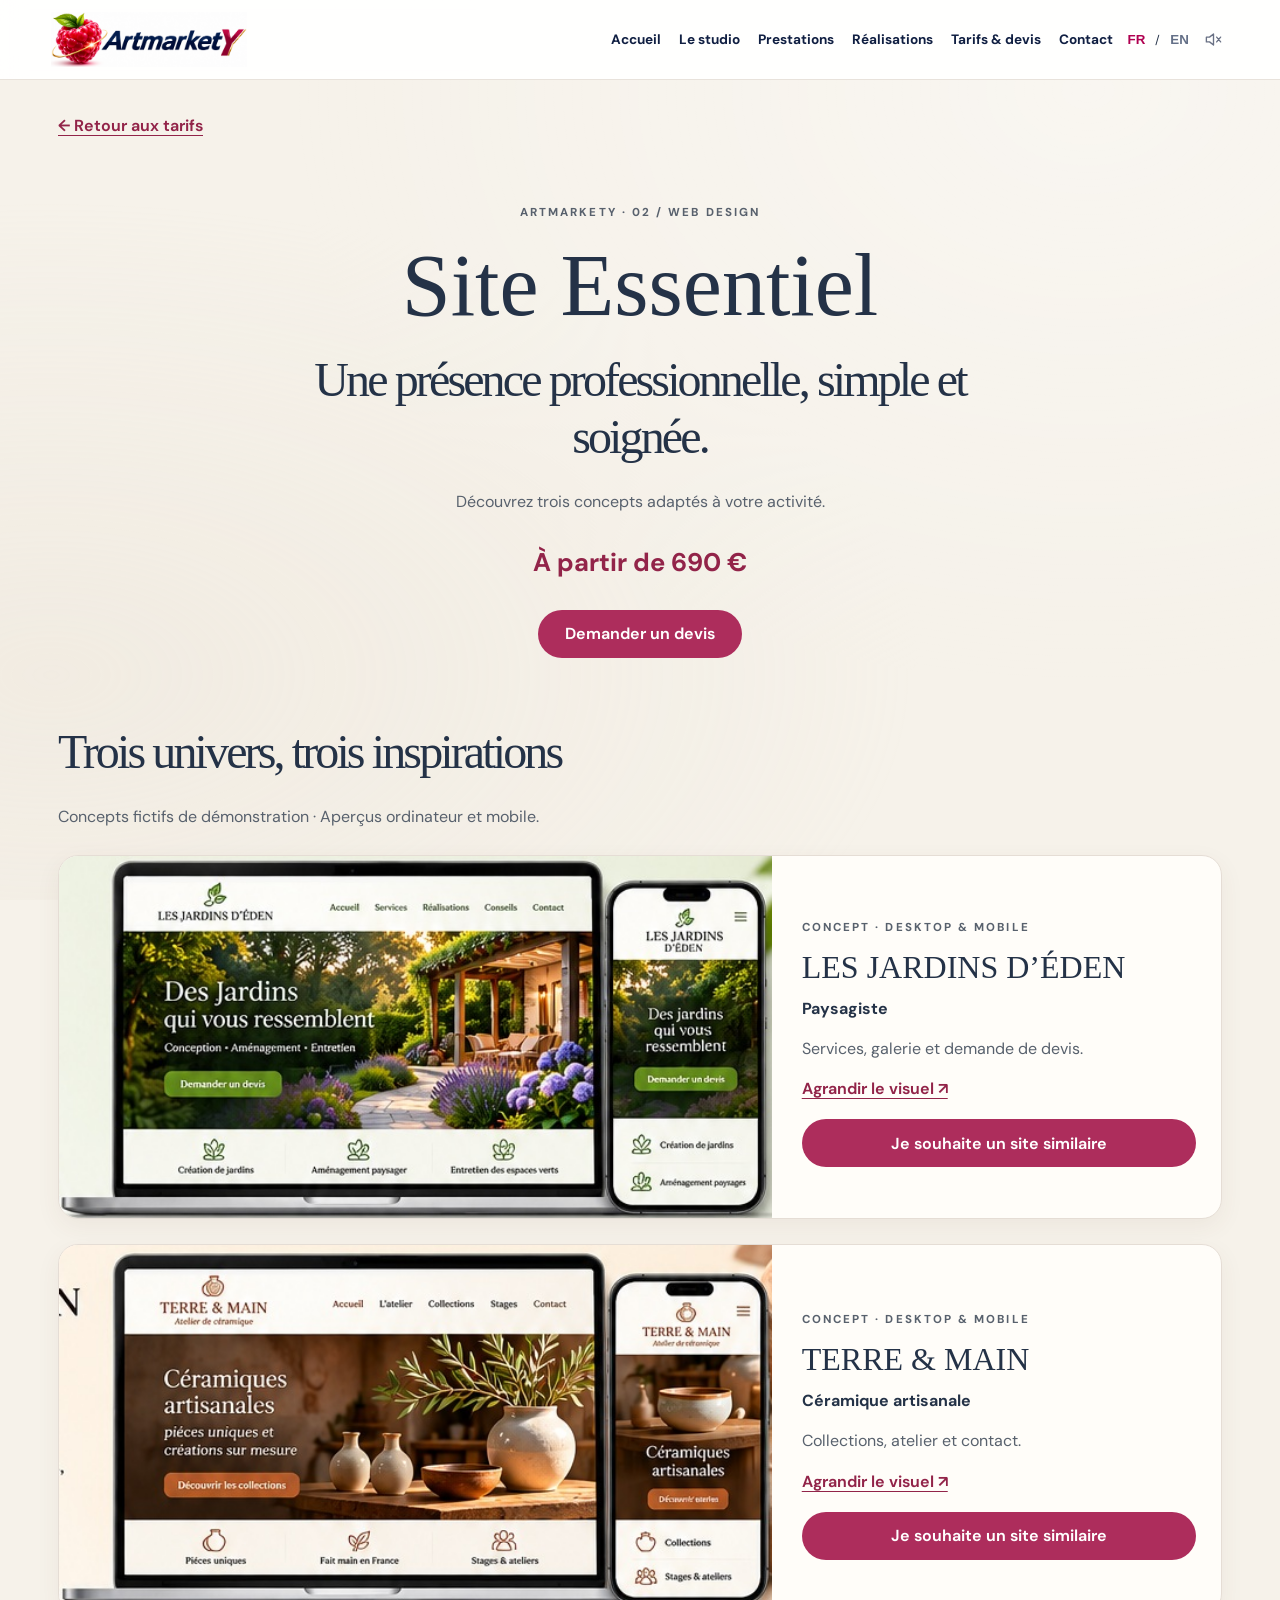
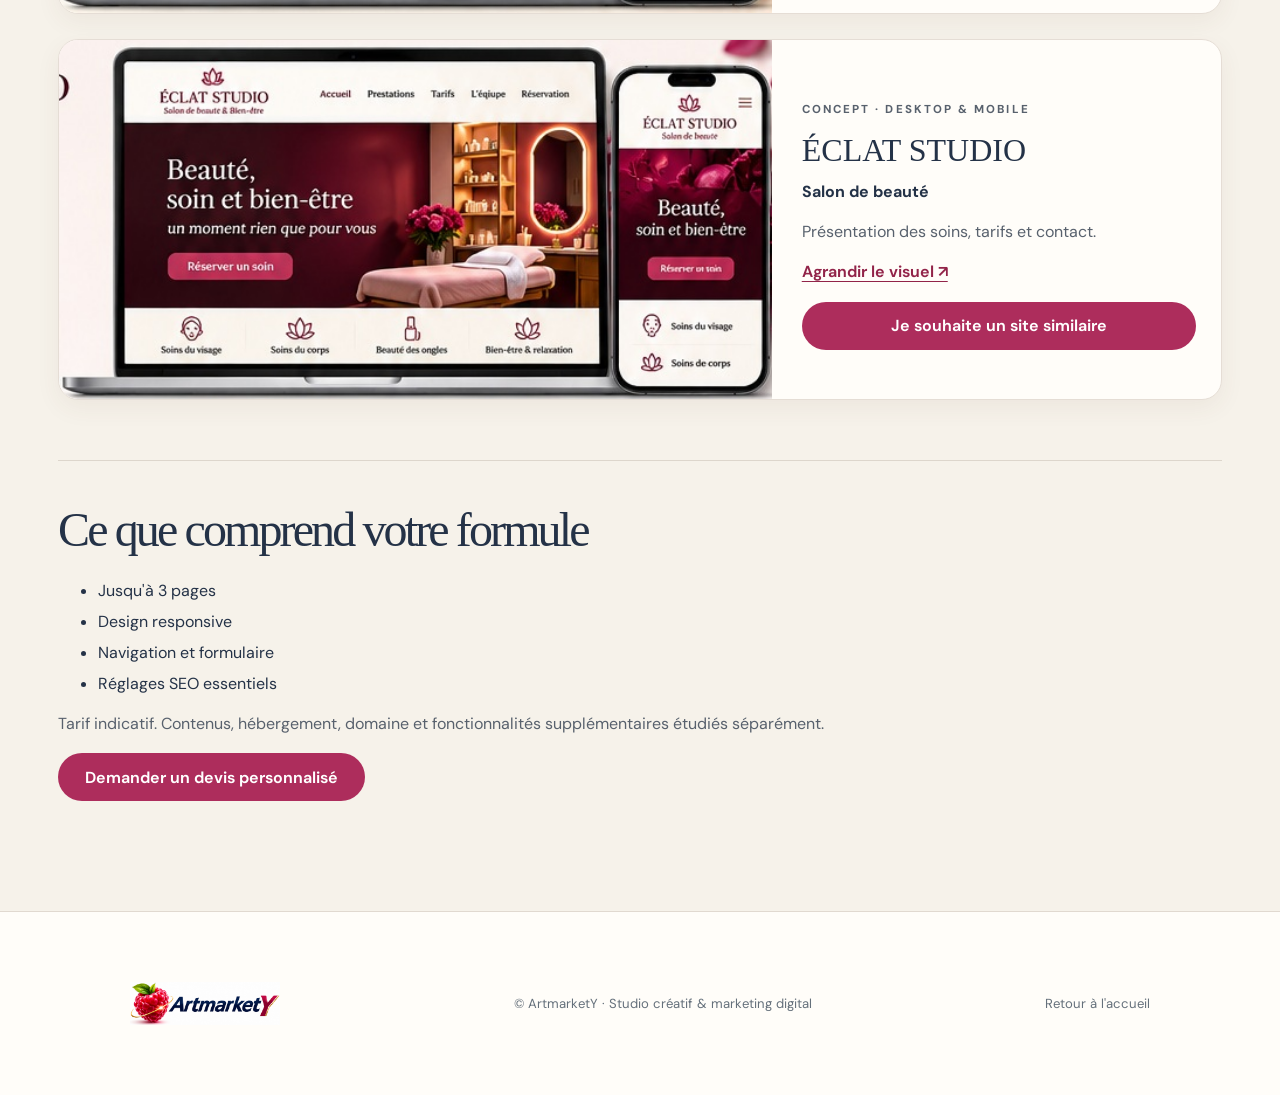
<file: site-essentiel.html>
<!DOCTYPE html>
<html lang="fr"><head><meta charset="utf-8"/><meta content="width=device-width,initial-scale=1" name="viewport"/><meta content="Une présence professionnelle, simple et soignée." name="description"/><title>Site Essentiel — ArtmarketY</title><link href="style.css" rel="stylesheet"/><link href="tarifs.css" rel="stylesheet"/><link href="landing-page.css" rel="stylesheet"/></head><body><header class="site-header"><a aria-label="ArtmarketY — accueil" class="brand" href="index.html#accueil"><img alt="ArtmarketY" class="brand-logo" height="109" src="artmarkety-logo.png" width="340"/></a><button aria-expanded="false" aria-label="Ouvrir le menu" class="menu-toggle">☰</button><nav aria-label="Navigation principale" class="nav"><a data-en="Home" data-fr="Accueil" href="index.html#accueil">Accueil</a><a data-en="The studio" data-fr="Le studio" href="studio.html">Le studio</a><a data-en="Services" data-fr="Prestations" href="prestations.html">Prestations</a><a data-en="Portfolio" data-fr="Réalisations" href="realisations.html">Réalisations</a><a aria-current="page" class="active" data-en="Pricing &amp; quotes" data-fr="Tarifs &amp; devis" href="tarifs.html">Tarifs &amp; devis</a><a data-en="Contact" data-fr="Contact" href="index.html#contact">Contact</a></nav><div class="lang"><button class="selected" data-lang="fr" type="button">FR</button><span>/</span><button data-lang="en" type="button">EN</button></div></header><main class="wrap landing-main"><a class="landing-back" data-en="← Back to pricing" data-fr="← Retour aux tarifs" href="tarifs.html#sites">← Retour aux tarifs</a><section class="landing-intro"><p class="eyebrow">ARTMARKETY · 02 / WEB DESIGN</p><h1 data-en="Essential website" data-fr="Site Essentiel">Site Essentiel</h1><h2 data-en="A polished, straightforward professional presence." data-fr="Une présence professionnelle, simple et soignée.">Une présence professionnelle, simple et soignée.</h2><p data-en="Explore three concepts tailored to your business." data-fr="Découvrez trois concepts adaptés à votre activité.">Découvrez trois concepts adaptés à votre activité.</p><p class="landing-price" data-en="From 690 €" data-fr="À partir de 690 €">À partir de 690 €</p><a class="primary-action" data-en="Request a quote" data-fr="Demander un devis" href="contact.html?service=site&amp;package=essential">Demander un devis</a></section><section class="landing-gallery"><h2 data-en="Three styles, three inspirations" data-fr="Trois univers, trois inspirations">Trois univers, trois inspirations</h2><p data-en="Fictional design concepts · Desktop and mobile previews." data-fr="Concepts fictifs de démonstration · Aperçus ordinateur et mobile.">Concepts fictifs de démonstration · Aperçus ordinateur et mobile.</p><article class="landing-project"><a class="landing-image" href="jardins-eden.jpg" rel="noopener" target="_blank"><img alt="LES JARDINS D’ÉDEN — Desktop / Mobile" height="310" loading="lazy" src="jardins-eden.jpg" width="610"/></a><div class="landing-copy"><p class="eyebrow">CONCEPT · DESKTOP &amp; MOBILE</p><h3>LES JARDINS D’ÉDEN</h3><strong data-en="Landscape designer" data-fr="Paysagiste">Paysagiste</strong><p data-en="Services, gallery and quote requests." data-fr="Services, galerie et demande de devis.">Services, galerie et demande de devis.</p><a class="landing-back" data-en="Enlarge preview ↗" data-fr="Agrandir le visuel ↗" href="jardins-eden.jpg" rel="noopener" target="_blank">Agrandir le visuel ↗</a><a class="primary-action" data-en="I would like a similar website" data-fr="Je souhaite un site similaire" href="contact.html?service=site&amp;package=essential&amp;concept=jardins-eden">Je souhaite un site similaire</a></div></article><article class="landing-project"><a class="landing-image" href="terre-main.jpg" rel="noopener" target="_blank"><img alt="TERRE &amp; MAIN — Desktop / Mobile" height="315" loading="lazy" src="terre-main.jpg" width="610"/></a><div class="landing-copy"><p class="eyebrow">CONCEPT · DESKTOP &amp; MOBILE</p><h3>TERRE &amp; MAIN</h3><strong data-en="Artisan ceramics" data-fr="Céramique artisanale">Céramique artisanale</strong><p data-en="Collections, studio and contact." data-fr="Collections, atelier et contact.">Collections, atelier et contact.</p><a class="landing-back" data-en="Enlarge preview ↗" data-fr="Agrandir le visuel ↗" href="terre-main.jpg" rel="noopener" target="_blank">Agrandir le visuel ↗</a><a class="primary-action" data-en="I would like a similar website" data-fr="Je souhaite un site similaire" href="contact.html?service=site&amp;package=essential&amp;concept=terre-main">Je souhaite un site similaire</a></div></article><article class="landing-project"><a class="landing-image" href="eclat-studio.jpg" rel="noopener" target="_blank"><img alt="ÉCLAT STUDIO — Desktop / Mobile" height="307" loading="lazy" src="eclat-studio.jpg" width="610"/></a><div class="landing-copy"><p class="eyebrow">CONCEPT · DESKTOP &amp; MOBILE</p><h3>ÉCLAT STUDIO</h3><strong data-en="Beauty salon" data-fr="Salon de beauté">Salon de beauté</strong><p data-en="Treatments, pricing and contact." data-fr="Présentation des soins, tarifs et contact.">Présentation des soins, tarifs et contact.</p><a class="landing-back" data-en="Enlarge preview ↗" data-fr="Agrandir le visuel ↗" href="eclat-studio.jpg" rel="noopener" target="_blank">Agrandir le visuel ↗</a><a class="primary-action" data-en="I would like a similar website" data-fr="Je souhaite un site similaire" href="contact.html?service=site&amp;package=essential&amp;concept=eclat-studio">Je souhaite un site similaire</a></div></article></section><section class="landing-included"><h2 data-en="What your package includes" data-fr="Ce que comprend votre formule">Ce que comprend votre formule</h2><ul><li data-en="Up to 3 pages" data-fr="Jusqu'à 3 pages">Jusqu'à 3 pages</li><li data-en="Responsive design" data-fr="Design responsive">Design responsive</li><li data-en="Navigation and contact form" data-fr="Navigation et formulaire">Navigation et formulaire</li><li data-en="Essential SEO settings" data-fr="Réglages SEO essentiels">Réglages SEO essentiels</li></ul><p data-en="Indicative price. Content, hosting, domain and additional features are assessed separately." data-fr="Tarif indicatif. Contenus, hébergement, domaine et fonctionnalités supplémentaires étudiés séparément.">Tarif indicatif. Contenus, hébergement, domaine et fonctionnalités supplémentaires étudiés séparément.</p><a class="primary-action" data-en="Request a tailored quote" data-fr="Demander un devis personnalisé" href="contact.html?service=site&amp;package=essential">Demander un devis personnalisé</a></section></main><footer class="pricing-footer"><div class="wrap"><img alt="ArtmarketY" src="artmarkety-logo.png"><span>© ArtmarketY · Studio créatif &amp; marketing digital</span><a data-en="Back to home" data-fr="Retour à l'accueil" href="index.html">Retour à l'accueil</a></img></div></footer><script src="tarifs.js"></script><script src="button-sounds.js?v=20261124-mechanical3" defer></script></body></html>
</file>
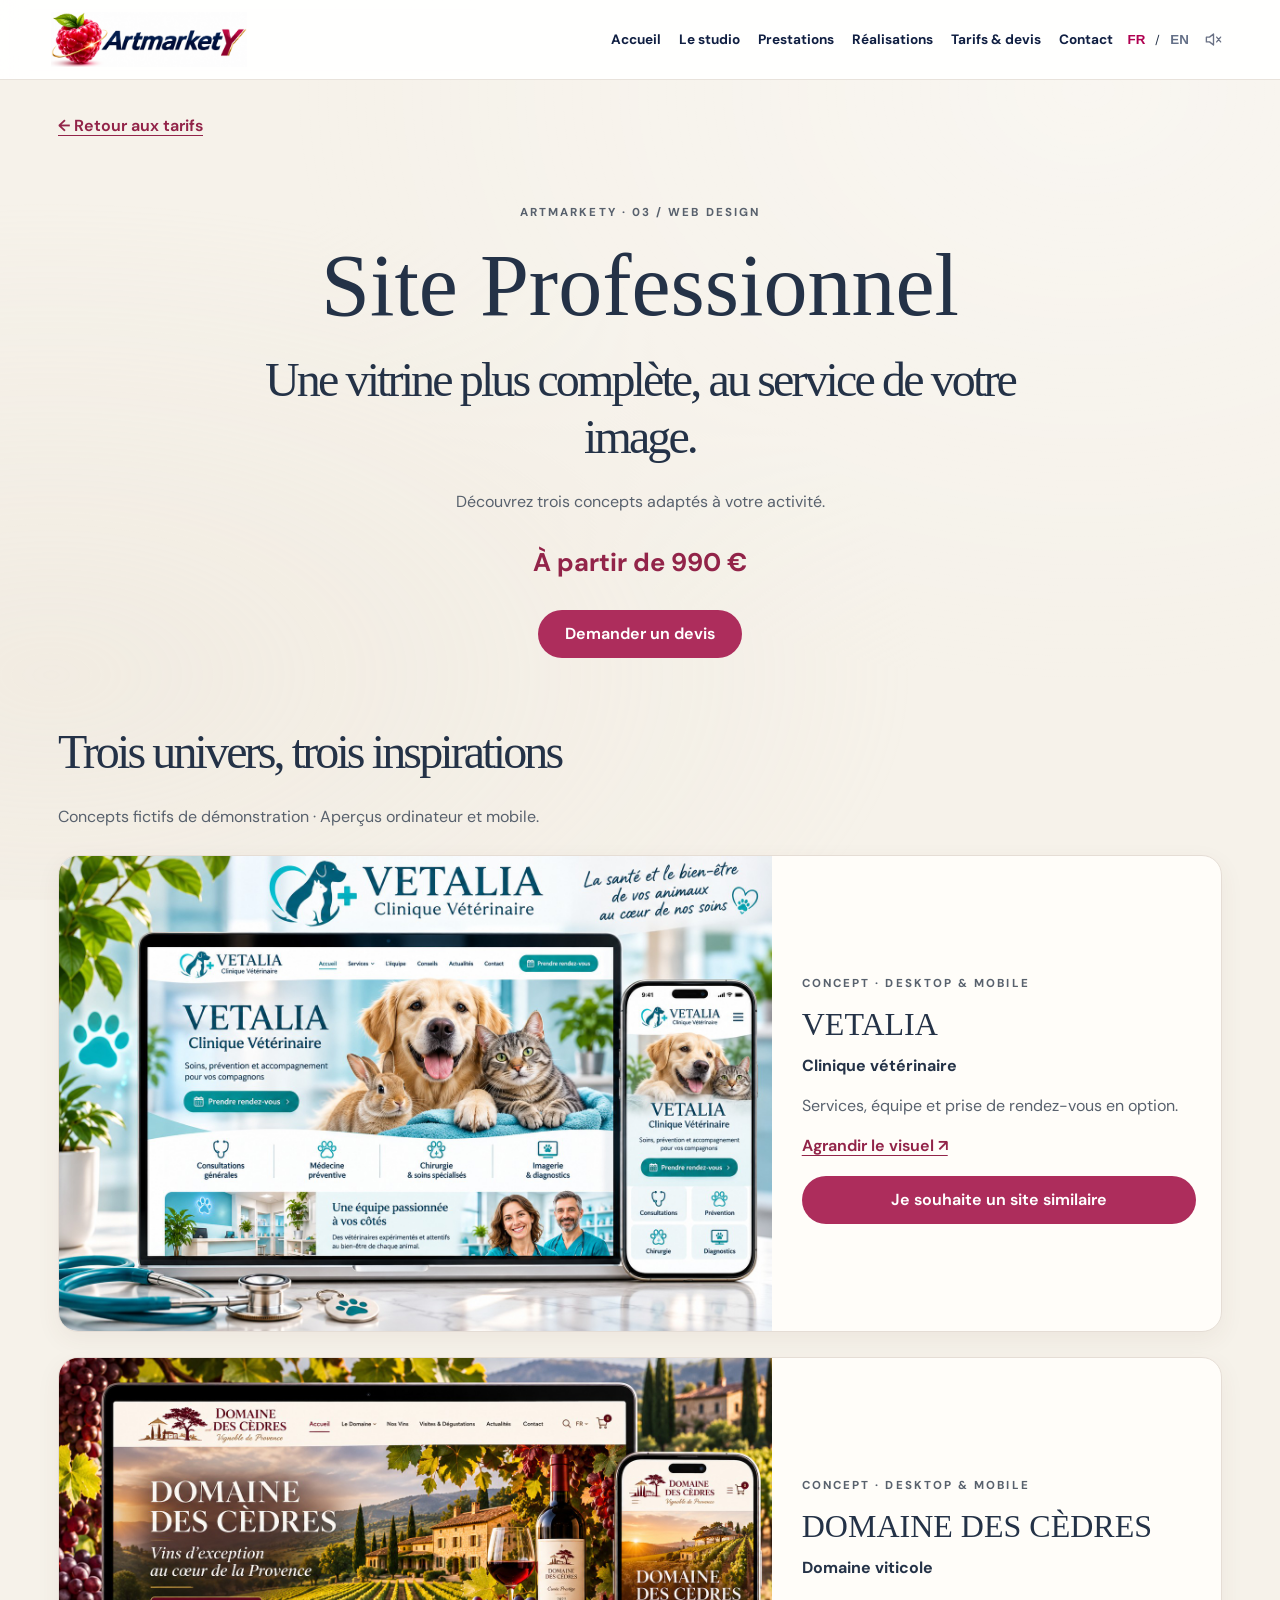
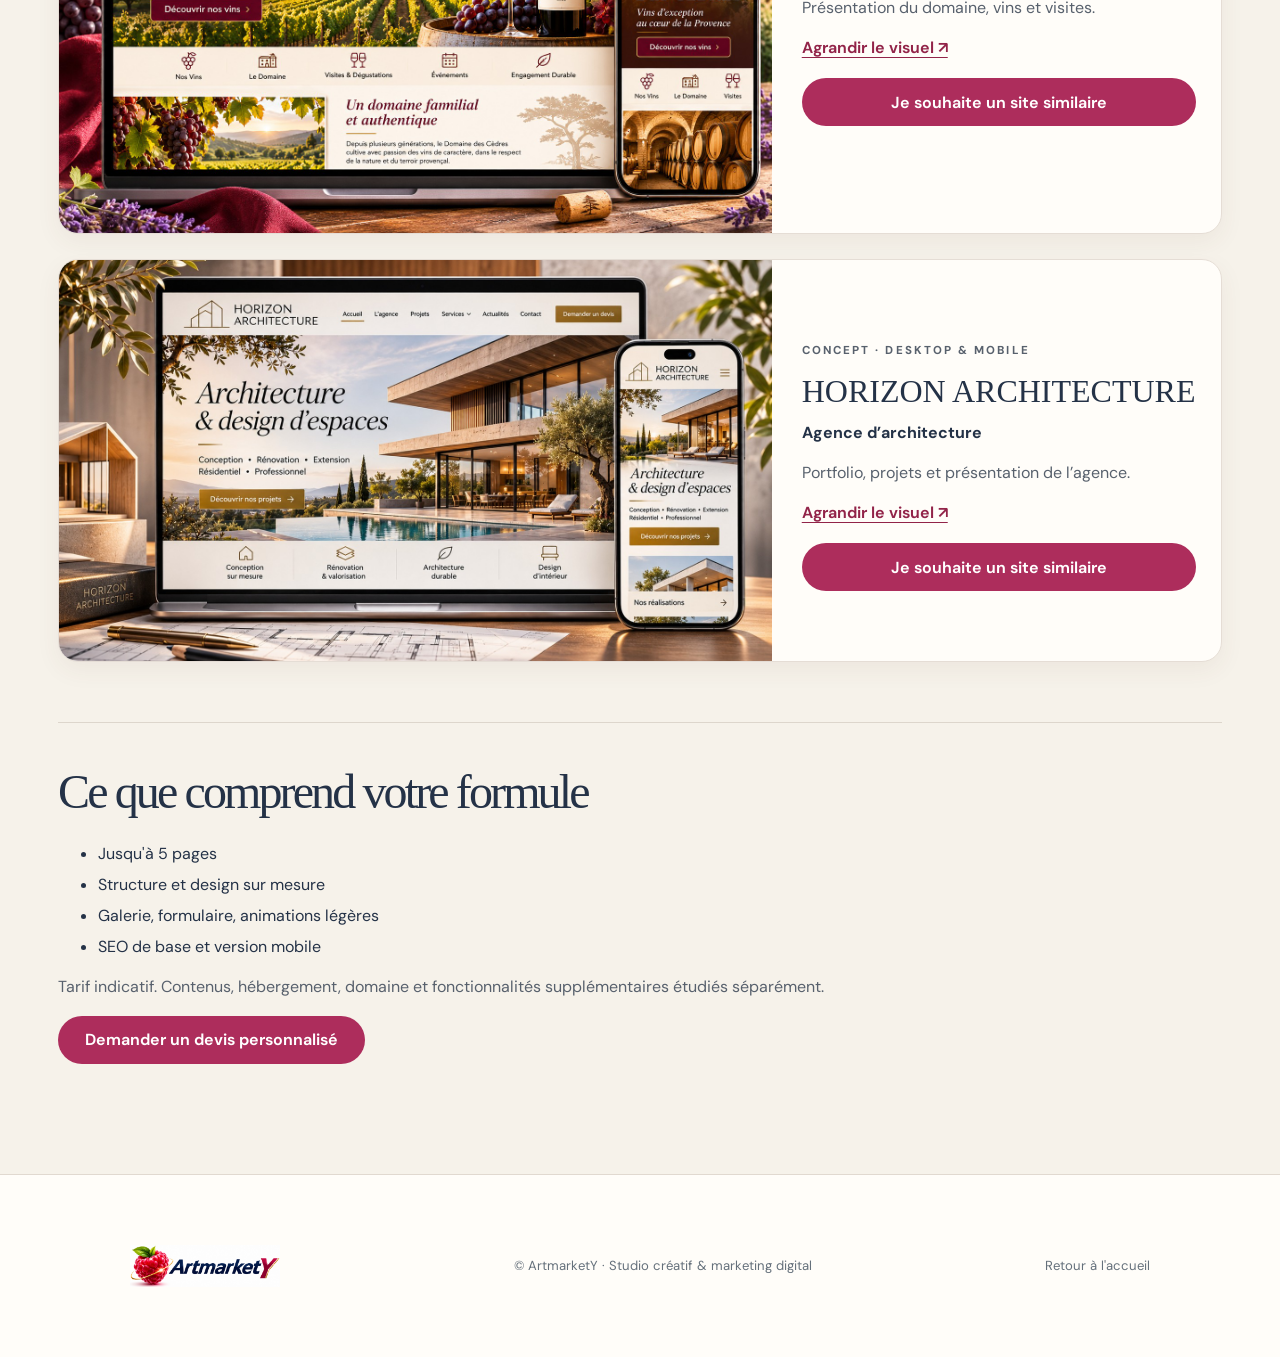
<file: site-professionnel.html>
<!DOCTYPE html>
<html lang="fr"><head><meta charset="utf-8"/><meta content="width=device-width,initial-scale=1" name="viewport"/><meta content="Une vitrine plus complète, au service de votre image." name="description"/><title>Site Professionnel — ArtmarketY</title><link href="style.css" rel="stylesheet"/><link href="tarifs.css" rel="stylesheet"/><link href="landing-page.css" rel="stylesheet"/></head><body><header class="site-header"><a aria-label="ArtmarketY — accueil" class="brand" href="index.html#accueil"><img alt="ArtmarketY" class="brand-logo" height="109" src="artmarkety-logo.png" width="340"/></a><button aria-expanded="false" aria-label="Ouvrir le menu" class="menu-toggle">☰</button><nav aria-label="Navigation principale" class="nav"><a data-en="Home" data-fr="Accueil" href="index.html#accueil">Accueil</a><a data-en="The studio" data-fr="Le studio" href="studio.html">Le studio</a><a data-en="Services" data-fr="Prestations" href="prestations.html">Prestations</a><a data-en="Portfolio" data-fr="Réalisations" href="realisations.html">Réalisations</a><a aria-current="page" class="active" data-en="Pricing &amp; quotes" data-fr="Tarifs &amp; devis" href="tarifs.html">Tarifs &amp; devis</a><a data-en="Contact" data-fr="Contact" href="index.html#contact">Contact</a></nav><div class="lang"><button class="selected" data-lang="fr" type="button">FR</button><span>/</span><button data-lang="en" type="button">EN</button></div></header><main class="wrap landing-main"><a class="landing-back" data-en="← Back to pricing" data-fr="← Retour aux tarifs" href="tarifs.html#sites">← Retour aux tarifs</a><section class="landing-intro"><p class="eyebrow">ARTMARKETY · 03 / WEB DESIGN</p><h1 data-en="Professional website" data-fr="Site Professionnel">Site Professionnel</h1><h2 data-en="A fuller showcase for your business." data-fr="Une vitrine plus complète, au service de votre image.">Une vitrine plus complète, au service de votre image.</h2><p data-en="Explore three concepts tailored to your business." data-fr="Découvrez trois concepts adaptés à votre activité.">Découvrez trois concepts adaptés à votre activité.</p><p class="landing-price" data-en="From 990 €" data-fr="À partir de 990 €">À partir de 990 €</p><a class="primary-action" data-en="Request a quote" data-fr="Demander un devis" href="contact.html?service=site&amp;package=professional">Demander un devis</a></section><section class="landing-gallery"><h2 data-en="Three styles, three inspirations" data-fr="Trois univers, trois inspirations">Trois univers, trois inspirations</h2><p data-en="Fictional design concepts · Desktop and mobile previews." data-fr="Concepts fictifs de démonstration · Aperçus ordinateur et mobile.">Concepts fictifs de démonstration · Aperçus ordinateur et mobile.</p><article class="landing-project"><a class="landing-image" href="vetalia.jpg" rel="noopener" target="_blank"><img alt="VETALIA — Desktop / Mobile" height="1024" loading="lazy" src="vetalia.jpg" width="1536"/></a><div class="landing-copy"><p class="eyebrow">CONCEPT · DESKTOP &amp; MOBILE</p><h3>VETALIA</h3><strong data-en="Veterinary clinic" data-fr="Clinique vétérinaire">Clinique vétérinaire</strong><p data-en="Services, team and optional appointment booking." data-fr="Services, équipe et prise de rendez-vous en option.">Services, équipe et prise de rendez-vous en option.</p><a class="landing-back" data-en="Enlarge preview ↗" data-fr="Agrandir le visuel ↗" href="vetalia.jpg" rel="noopener" target="_blank">Agrandir le visuel ↗</a><a class="primary-action" data-en="I would like a similar website" data-fr="Je souhaite un site similaire" href="contact.html?service=site&amp;package=professional&amp;concept=vetalia">Je souhaite un site similaire</a></div></article><article class="landing-project"><a class="landing-image" href="domaine-cedres.jpg" rel="noopener" target="_blank"><img alt="DOMAINE DES CÈDRES — Desktop / Mobile" height="1024" loading="lazy" src="domaine-cedres.jpg" width="1536"/></a><div class="landing-copy"><p class="eyebrow">CONCEPT · DESKTOP &amp; MOBILE</p><h3>DOMAINE DES CÈDRES</h3><strong data-en="Winery" data-fr="Domaine viticole">Domaine viticole</strong><p data-en="Estate, wines and visits." data-fr="Présentation du domaine, vins et visites.">Présentation du domaine, vins et visites.</p><a class="landing-back" data-en="Enlarge preview ↗" data-fr="Agrandir le visuel ↗" href="domaine-cedres.jpg" rel="noopener" target="_blank">Agrandir le visuel ↗</a><a class="primary-action" data-en="I would like a similar website" data-fr="Je souhaite un site similaire" href="contact.html?service=site&amp;package=professional&amp;concept=domaine-cedres">Je souhaite un site similaire</a></div></article><article class="landing-project"><a class="landing-image" href="horizon-architecture.jpg" rel="noopener" target="_blank"><img alt="HORIZON ARCHITECTURE — Desktop / Mobile" height="900" loading="lazy" src="horizon-architecture.jpg" width="1600"/></a><div class="landing-copy"><p class="eyebrow">CONCEPT · DESKTOP &amp; MOBILE</p><h3>HORIZON ARCHITECTURE</h3><strong data-en="Architecture studio" data-fr="Agence d’architecture">Agence d’architecture</strong><p data-en="Portfolio, projects and studio presentation." data-fr="Portfolio, projets et présentation de l’agence.">Portfolio, projets et présentation de l’agence.</p><a class="landing-back" data-en="Enlarge preview ↗" data-fr="Agrandir le visuel ↗" href="horizon-architecture.jpg" rel="noopener" target="_blank">Agrandir le visuel ↗</a><a class="primary-action" data-en="I would like a similar website" data-fr="Je souhaite un site similaire" href="contact.html?service=site&amp;package=professional&amp;concept=horizon-architecture">Je souhaite un site similaire</a></div></article></section><section class="landing-included"><h2 data-en="What your package includes" data-fr="Ce que comprend votre formule">Ce que comprend votre formule</h2><ul><li data-en="Up to 5 pages" data-fr="Jusqu'à 5 pages">Jusqu'à 5 pages</li><li data-en="Tailored structure and design" data-fr="Structure et design sur mesure">Structure et design sur mesure</li><li data-en="Gallery, form, subtle animations" data-fr="Galerie, formulaire, animations légères">Galerie, formulaire, animations légères</li><li data-en="Basic SEO and mobile layout" data-fr="SEO de base et version mobile">SEO de base et version mobile</li></ul><p data-en="Indicative price. Content, hosting, domain and additional features are assessed separately." data-fr="Tarif indicatif. Contenus, hébergement, domaine et fonctionnalités supplémentaires étudiés séparément.">Tarif indicatif. Contenus, hébergement, domaine et fonctionnalités supplémentaires étudiés séparément.</p><a class="primary-action" data-en="Request a tailored quote" data-fr="Demander un devis personnalisé" href="contact.html?service=site&amp;package=professional">Demander un devis personnalisé</a></section></main><footer class="pricing-footer"><div class="wrap"><img alt="ArtmarketY" src="artmarkety-logo.png"><span>© ArtmarketY · Studio créatif &amp; marketing digital</span><a data-en="Back to home" data-fr="Retour à l'accueil" href="index.html">Retour à l'accueil</a></img></div></footer><script src="tarifs.js"></script><script src="button-sounds.js?v=20261124-mechanical3" defer></script></body></html>
</file>
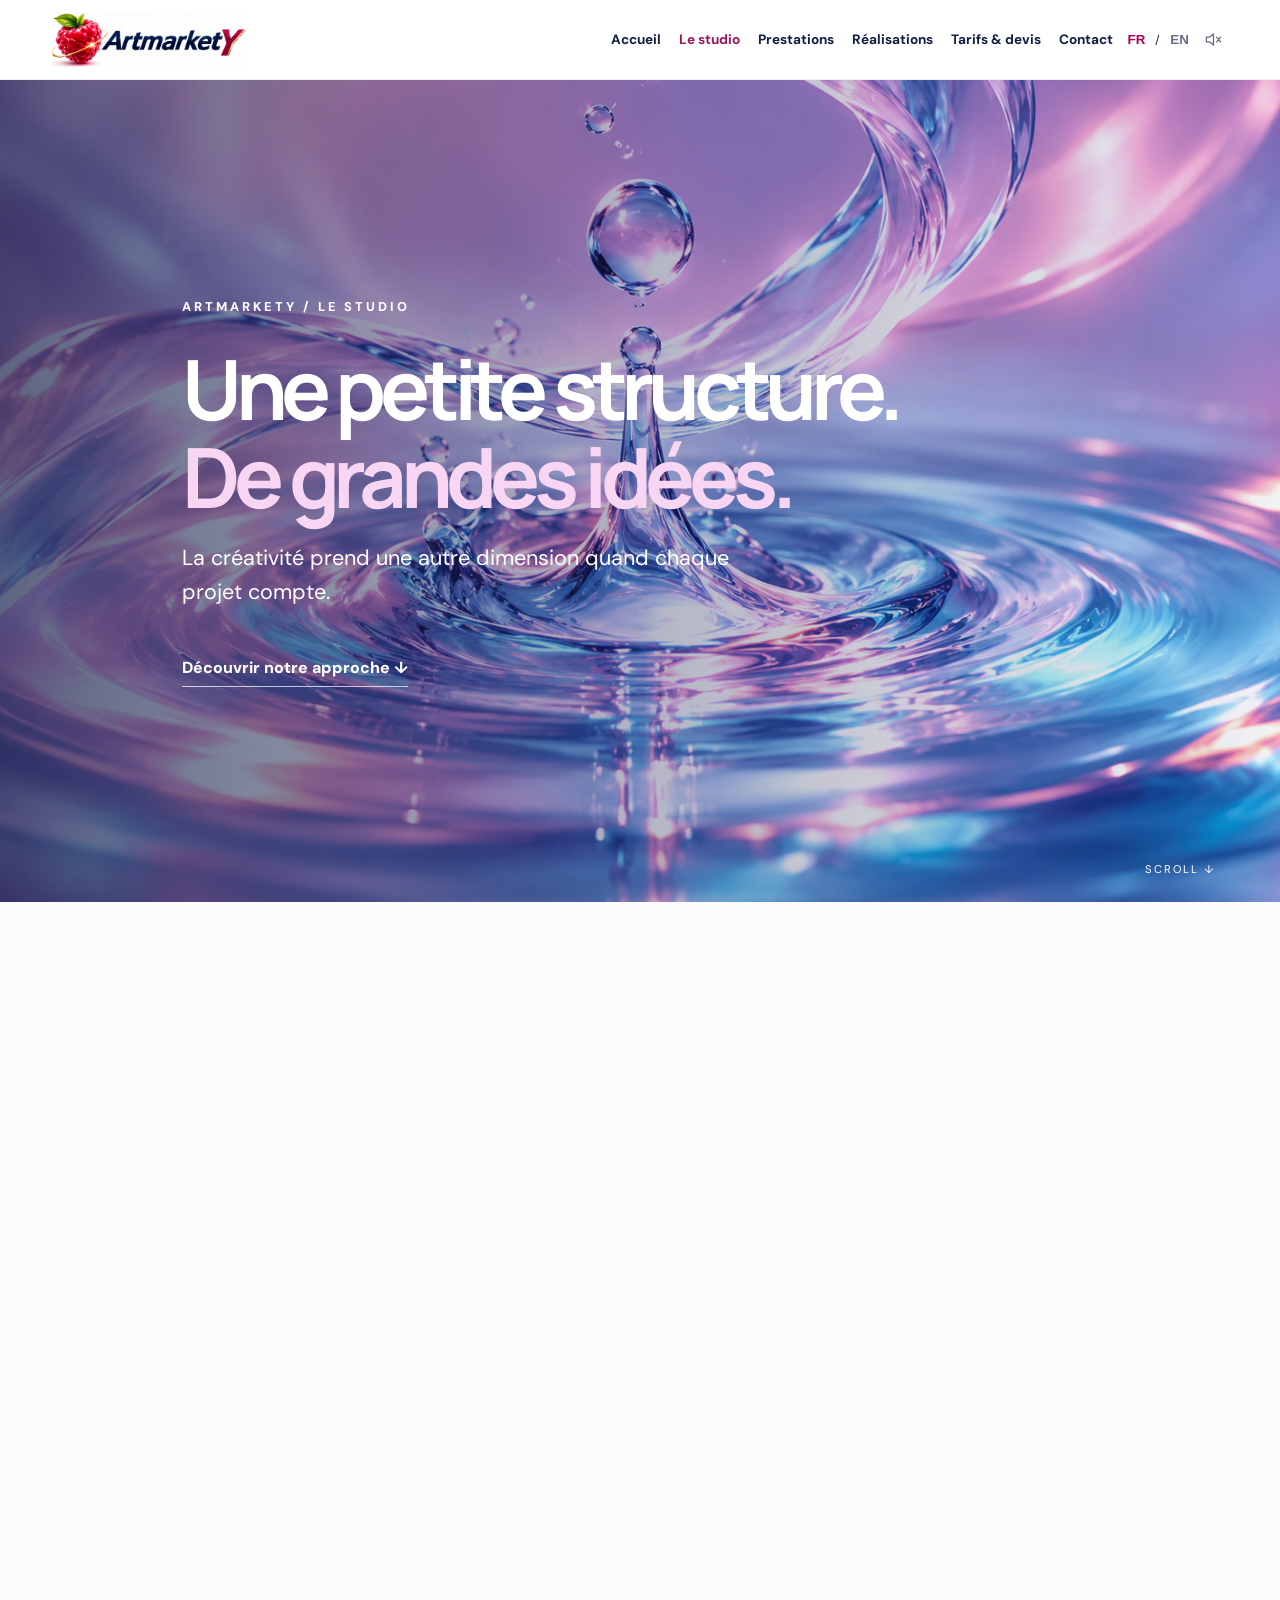
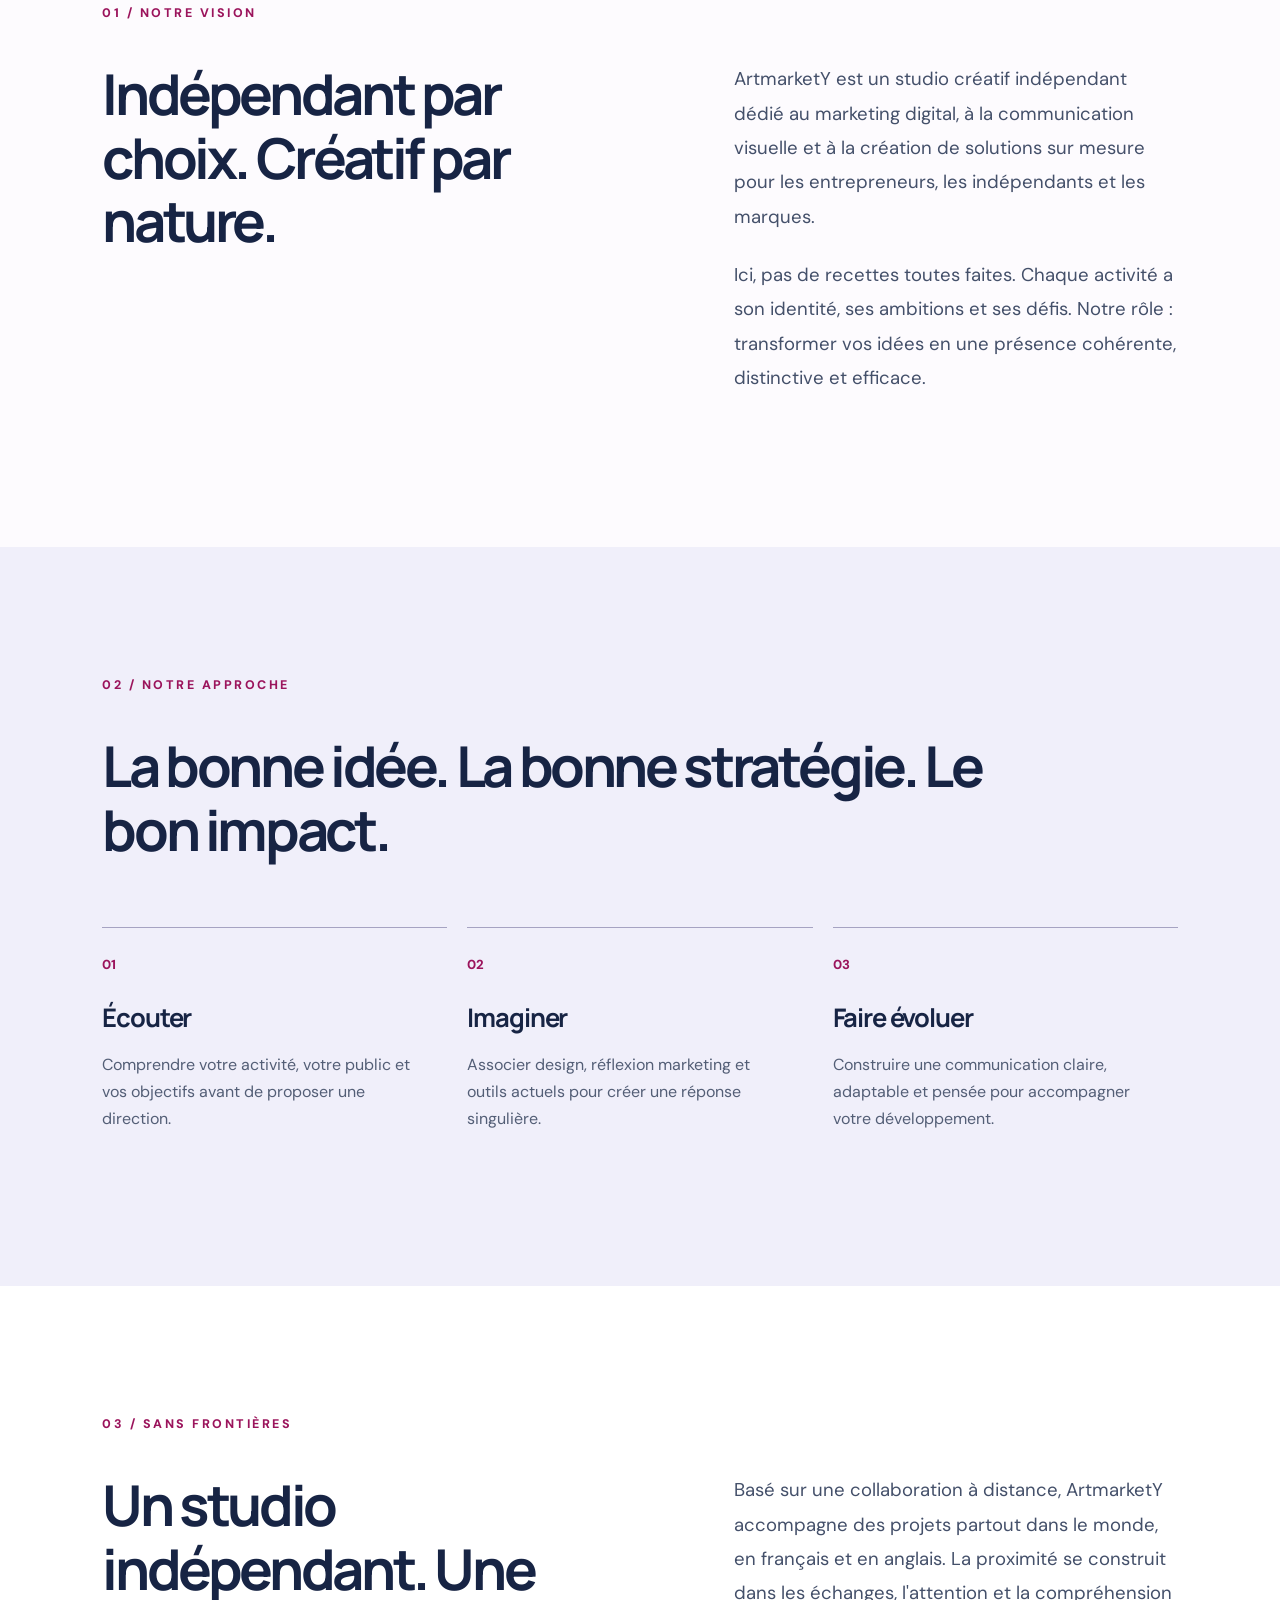
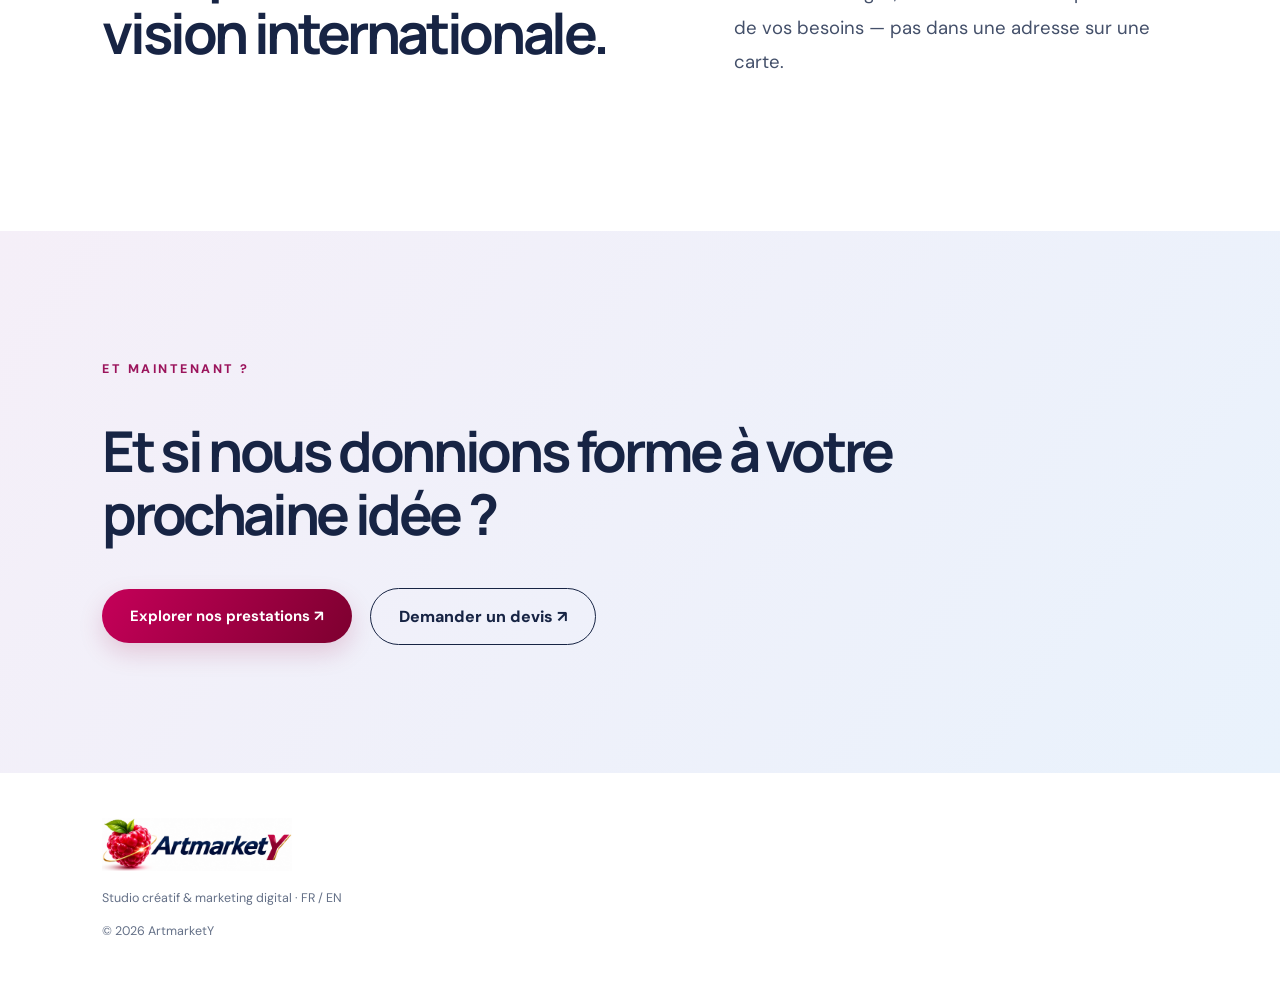
<file: studio.html>
<!doctype html>
<html lang="fr"><head><meta charset="utf-8"><meta name="viewport" content="width=device-width, initial-scale=1"><meta name="theme-color" content="#f8f6fb"><meta name="description" content="Découvrez ArtmarketY, studio créatif indépendant : stratégie marketing, identité visuelle, communication digitale et création de sites web, partout dans le monde."><title>Le Studio — ArtmarketY | Studio créatif & marketing digital</title><link rel="canonical" href="https://yanafrance.github.io/artmarkety/studio.html"><link rel="stylesheet" href="style.css"><link rel="stylesheet" href="studio.css"></head>
<body class="studio-page"><header class="site-header"><a class="brand" href="index.html#accueil" aria-label="ArtmarketY — accueil"><img class="brand-logo" src="artmarkety-logo.png" alt="ArtmarketY" width="340" height="109"></a><button class="menu-toggle" aria-label="Ouvrir le menu" aria-expanded="false">☰</button><nav class="nav" aria-label="Navigation principale"><a href="index.html#accueil" data-fr="Accueil" data-en="Home">Accueil</a><a href="studio.html" class="active" aria-current="page" data-fr="Le studio" data-en="The studio">Le studio</a><a href="prestations.html" data-fr="Prestations" data-en="Services">Prestations</a><a href="realisations.html" data-fr="Réalisations" data-en="Portfolio">Réalisations</a><a href="tarifs.html" data-fr="Tarifs & devis" data-en="Pricing & quotes">Tarifs & devis</a><a href="index.html#contact" data-fr="Contact" data-en="Contact">Contact</a></nav><div class="lang"><button type="button" data-lang="fr" class="selected">FR</button><span>/</span><button type="button" data-lang="en">EN</button></div></header>
<main><div class="studio-scroll-stage"><section class="studio-hero" aria-labelledby="studio-title"><div class="studio-water" aria-hidden="true"></div><div class="studio-shade" aria-hidden="true"></div><div class="studio-hero-copy"><span class="studio-kicker" data-fr="ARTMARKETY / LE STUDIO" data-en="ARTMARKETY / THE STUDIO">ARTMARKETY / LE STUDIO</span><h1 id="studio-title"><span data-fr="Une petite structure." data-en="A small studio.">Une petite structure.</span><br><em data-fr="De grandes idées." data-en="Big ideas.">De grandes idées.</em></h1><p data-fr="La créativité prend une autre dimension quand chaque projet compte." data-en="Creativity takes on a new dimension when every project matters.">La créativité prend une autre dimension quand chaque projet compte.</p><a class="studio-scroll-link" href="#vision" data-fr="Découvrir notre approche ↓" data-en="Explore our approach ↓">Découvrir notre approche ↓</a></div><span class="studio-scroll-indicator" aria-hidden="true">SCROLL ↓</span></section></div>
<section class="studio-story" id="vision"><div class="studio-inner"><p class="studio-overline" data-fr="01 / NOTRE VISION" data-en="01 / OUR VISION">01 / NOTRE VISION</p><div class="studio-story-grid"><h2 data-fr="Indépendant par choix. Créatif par nature." data-en="Independent by choice. Creative by nature.">Indépendant par choix.<br>Créatif par nature.</h2><div class="studio-prose"><p data-fr="ArtmarketY est un studio créatif indépendant dédié au marketing digital, à la communication visuelle et à la création de solutions sur mesure pour les entrepreneurs, les indépendants et les marques." data-en="ArtmarketY is an independent creative studio dedicated to digital marketing, visual communication and tailored solutions for entrepreneurs, independent professionals and brands.">ArtmarketY est un studio créatif indépendant dédié au marketing digital, à la communication visuelle et à la création de solutions sur mesure pour les entrepreneurs, les indépendants et les marques.</p><p data-fr="Ici, pas de recettes toutes faites. Chaque activité a son identité, ses ambitions et ses défis. Notre rôle : transformer vos idées en une présence cohérente, distinctive et efficace." data-en="No one-size-fits-all formulas. Every business has its own identity, ambitions and challenges. Our role is to turn your ideas into a coherent, distinctive and effective presence.">Ici, pas de recettes toutes faites. Chaque activité a son identité, ses ambitions et ses défis. Notre rôle : transformer vos idées en une présence cohérente, distinctive et efficace.</p></div></div></div></section>
<section class="studio-values"><div class="studio-inner"><p class="studio-overline" data-fr="02 / NOTRE APPROCHE" data-en="02 / OUR APPROACH">02 / NOTRE APPROCHE</p><h2 data-fr="La bonne idée. La bonne stratégie. Le bon impact." data-en="The right idea. The right strategy. The right impact.">La bonne idée. La bonne stratégie. Le bon impact.</h2><div class="value-grid"><article><span>01</span><h3 data-fr="Écouter" data-en="Listen">Écouter</h3><p data-fr="Comprendre votre activité, votre public et vos objectifs avant de proposer une direction." data-en="Understand your business, your audience and your goals before suggesting a direction.">Comprendre votre activité, votre public et vos objectifs avant de proposer une direction.</p></article><article><span>02</span><h3 data-fr="Imaginer" data-en="Imagine">Imaginer</h3><p data-fr="Associer design, réflexion marketing et outils actuels pour créer une réponse singulière." data-en="Combine design, marketing thinking and contemporary tools to create a distinctive solution.">Associer design, réflexion marketing et outils actuels pour créer une réponse singulière.</p></article><article><span>03</span><h3 data-fr="Faire évoluer" data-en="Evolve">Faire évoluer</h3><p data-fr="Construire une communication claire, adaptable et pensée pour accompagner votre développement." data-en="Build clear, adaptable communication designed to support your growth.">Construire une communication claire, adaptable et pensée pour accompagner votre développement.</p></article></div></div></section>
<section class="studio-world"><div class="studio-inner"><p class="studio-overline" data-fr="03 / SANS FRONTIÈRES" data-en="03 / WITHOUT BORDERS">03 / SANS FRONTIÈRES</p><div class="studio-story-grid"><h2 data-fr="Un studio indépendant. Une vision internationale." data-en="An independent studio. An international outlook.">Un studio indépendant.<br>Une vision internationale.</h2><div class="studio-prose"><p data-fr="Basé sur une collaboration à distance, ArtmarketY accompagne des projets partout dans le monde, en français et en anglais. La proximité se construit dans les échanges, l'attention et la compréhension de vos besoins — pas dans une adresse sur une carte." data-en="Built around remote collaboration, ArtmarketY works with projects around the world, in French and English. Closeness comes from communication, attention and understanding your needs — not from an address on a map.">Basé sur une collaboration à distance, ArtmarketY accompagne des projets partout dans le monde, en français et en anglais. La proximité se construit dans les échanges, l'attention et la compréhension de vos besoins — pas dans une adresse sur une carte.</p></div></div></div></section>
<section class="studio-next"><div class="studio-inner"><p class="studio-overline" data-fr="ET MAINTENANT ?" data-en="WHAT'S NEXT?">ET MAINTENANT ?</p><h2 data-fr="Et si nous donnions forme à votre prochaine idée ?" data-en="What if we brought your next idea to life?">Et si nous donnions forme à votre prochaine idée ?</h2><div class="studio-actions"><a class="btn btn-main" href="prestations.html" data-fr="Explorer nos prestations ↗" data-en="Explore our services ↗">Explorer nos prestations ↗</a><a class="studio-outline" href="index.html#contact" data-fr="Demander un devis ↗" data-en="Request a quote ↗">Demander un devis ↗</a></div></div></section></main>
<footer><a class="footer-brand" href="index.html#accueil" aria-label="ArtmarketY — accueil"><img src="artmarkety-logo.png" alt="ArtmarketY" width="340" height="109" loading="lazy"></a><p data-fr="Studio créatif & marketing digital · FR / EN" data-en="Creative studio & digital marketing · FR / EN">Studio créatif & marketing digital · FR / EN</p><p>© <span id="year"></span> ArtmarketY</p></footer><script src="studio.js"></script><script src="button-sounds.js?v=20261124-mechanical3" defer></script></body></html>
</file>
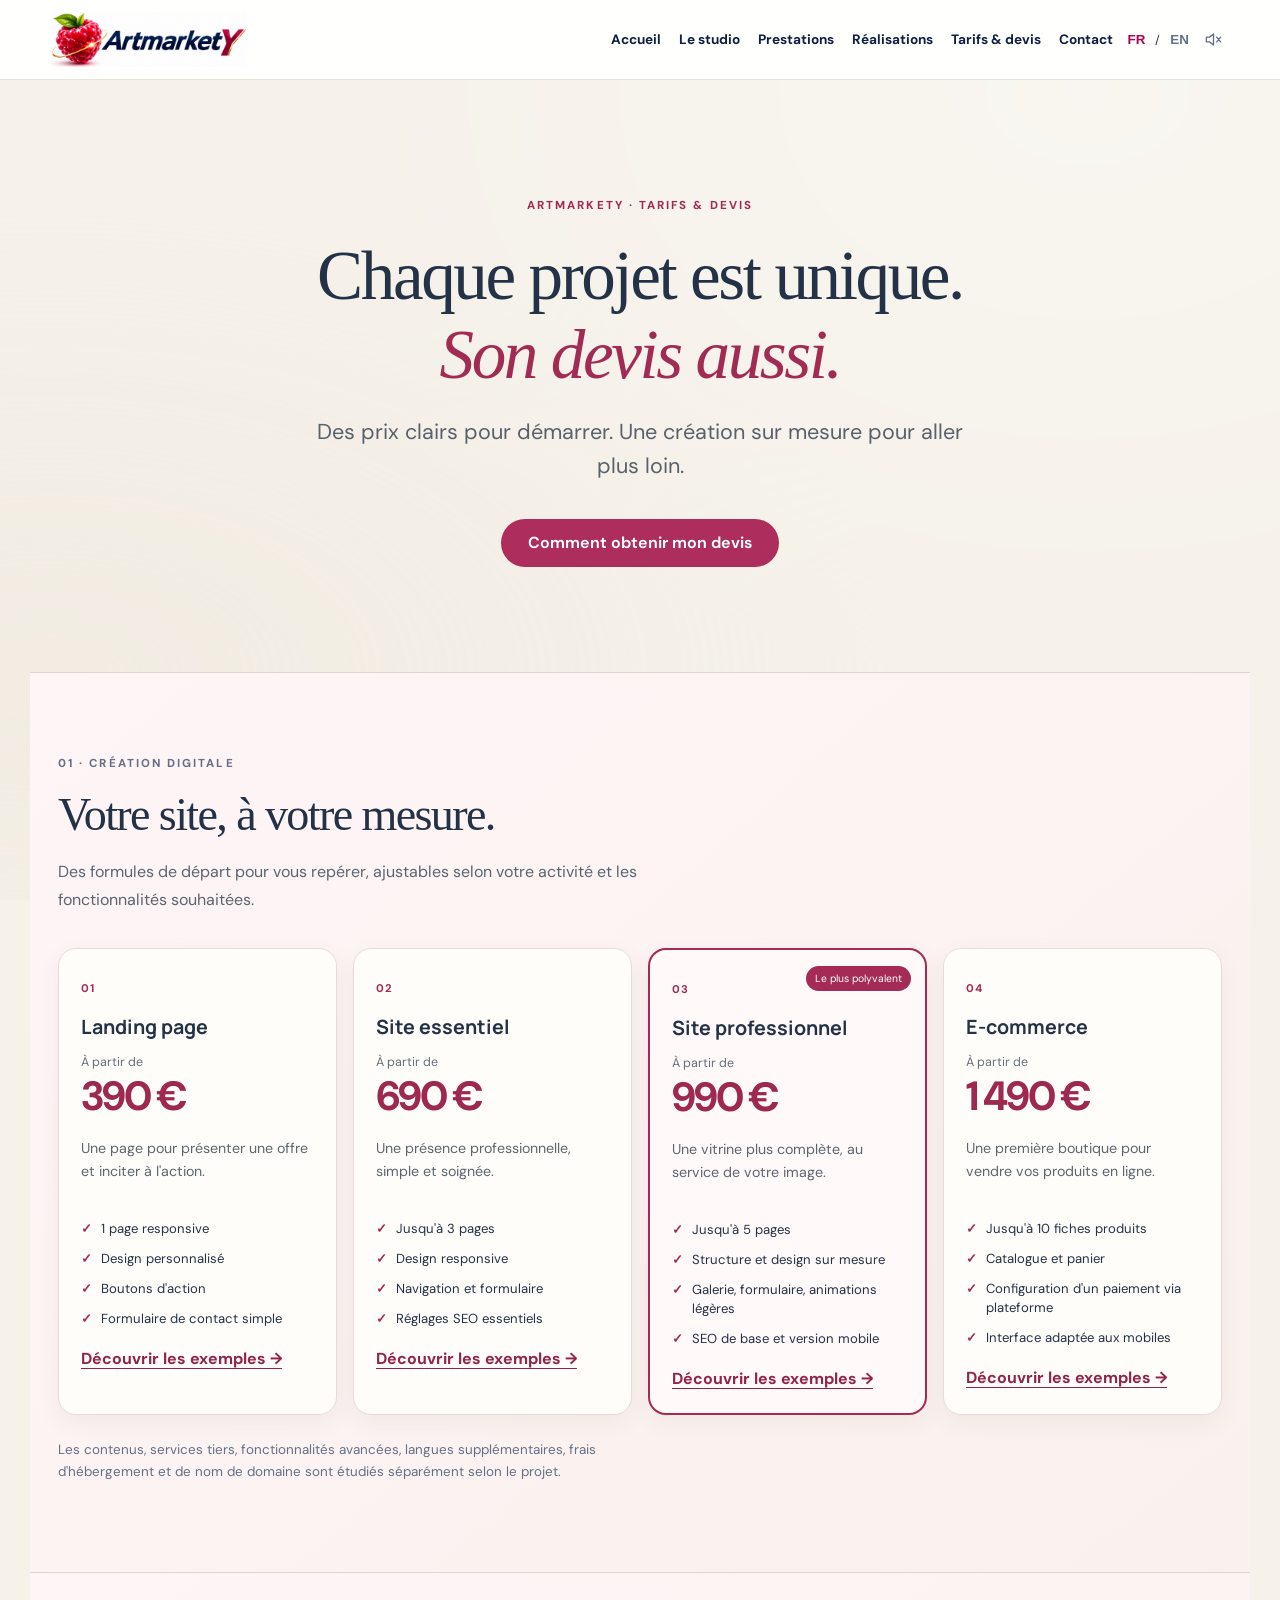
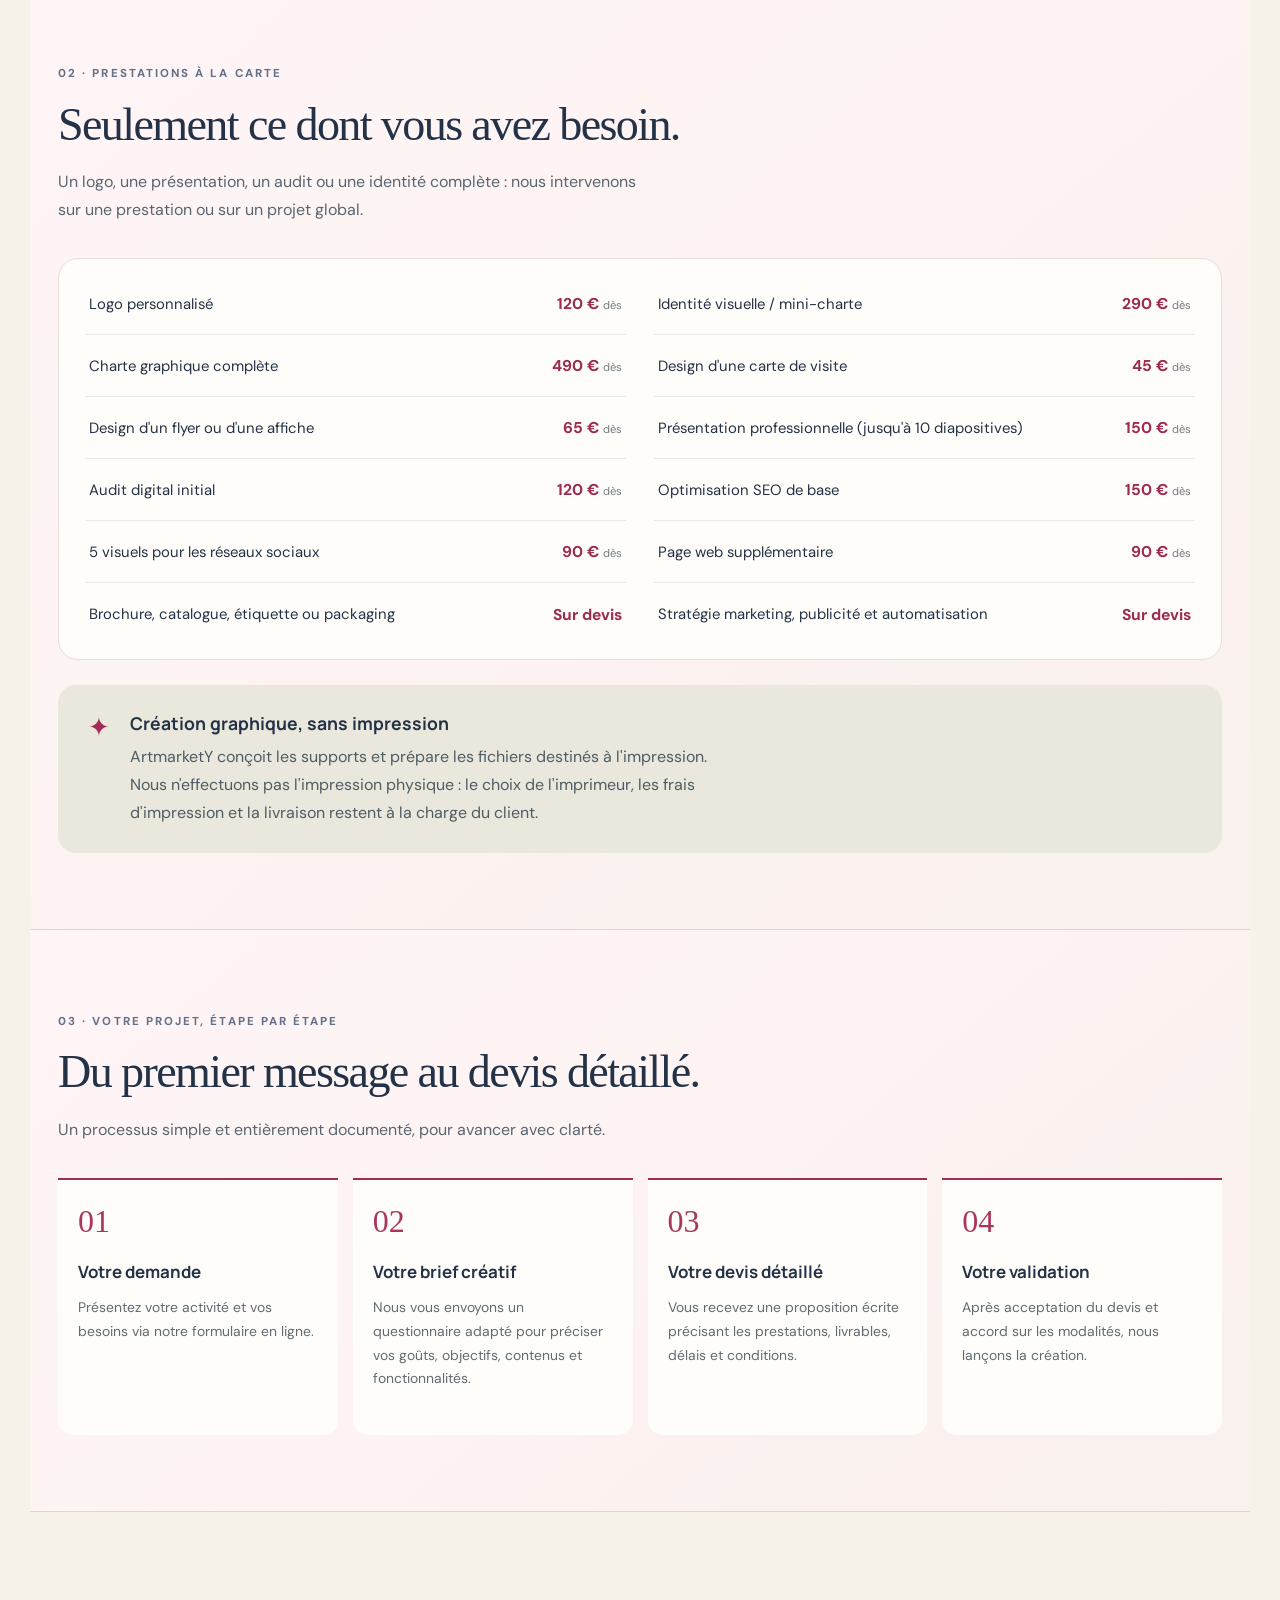
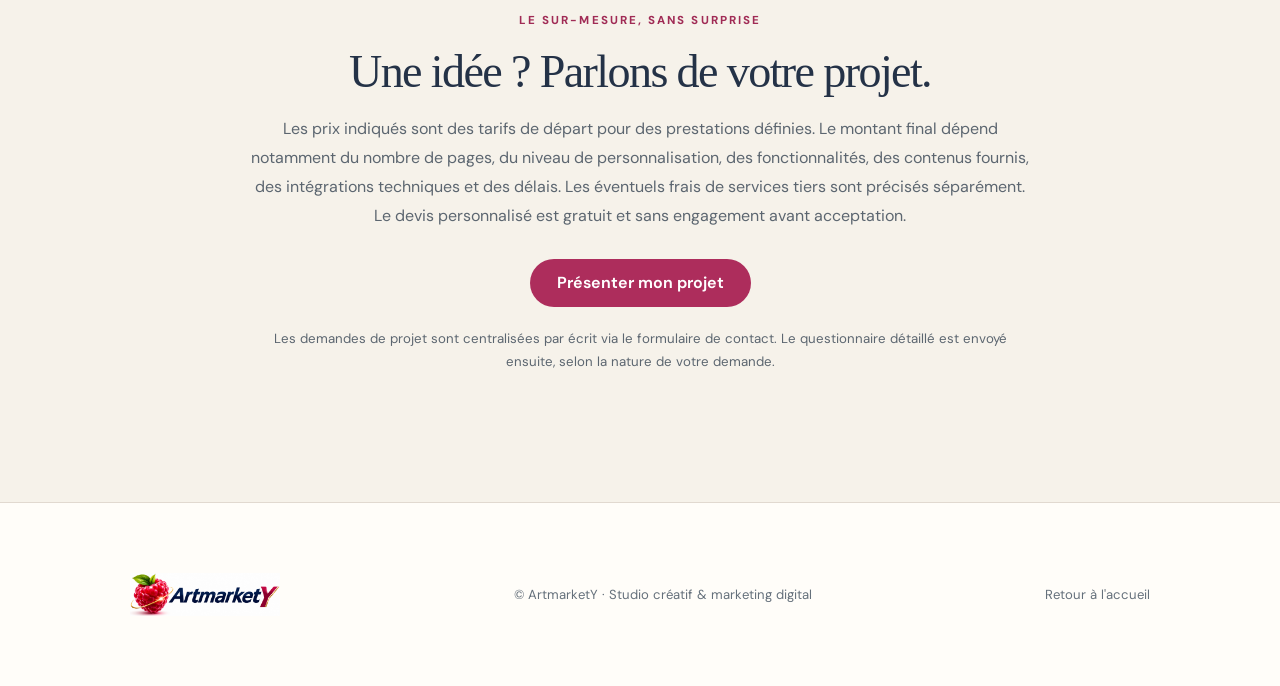
<file: tarifs.html>
<!DOCTYPE html>
<html lang="fr"><head><meta charset="utf-8"/><meta content="width=device-width,initial-scale=1" name="viewport"/><meta content="#f6f2ea" name="theme-color"/><meta content="Découvrez les tarifs ArtmarketY : création de sites web, identité visuelle, design graphique, SEO et marketing. Devis personnalisé gratuit." name="description"/><link href="https://yanafrance.github.io/artmarkety/tarifs.html" rel="canonical"/><title>Tarifs &amp; devis — ArtmarketY | Studio créatif et marketing digital</title><link href="style.css" rel="stylesheet"/><link href="tarifs.css" rel="stylesheet"/><link href="landing-page.css" rel="stylesheet"/></head><body>
<header class="site-header"><a aria-label="ArtmarketY — accueil" class="brand" href="index.html#accueil"><img alt="ArtmarketY" class="brand-logo" height="109" src="artmarkety-logo.png" width="340"/></a><button aria-expanded="false" aria-label="Ouvrir le menu" class="menu-toggle">☰</button><nav aria-label="Navigation principale" class="nav"><a data-en="Home" data-fr="Accueil" href="index.html#accueil">Accueil</a><a data-en="The studio" data-fr="Le studio" href="studio.html">Le studio</a><a data-en="Services" data-fr="Prestations" href="prestations.html">Prestations</a><a data-en="Portfolio" data-fr="Réalisations" href="realisations.html">Réalisations</a><a aria-current="page" class="active" data-en="Pricing &amp; quotes" data-fr="Tarifs &amp; devis" href="tarifs.html">Tarifs &amp; devis</a><a data-en="Contact" data-fr="Contact" href="index.html#contact">Contact</a></nav><div class="lang"><button class="selected" data-lang="fr" type="button">FR</button><span>/</span><button data-lang="en" type="button">EN</button></div></header>
<main><section class="pricing-hero wrap"><p class="eyebrow" data-en="ARTMARKETY · PRICING &amp; QUOTES" data-fr="ARTMARKETY · TARIFS &amp; DEVIS">ARTMARKETY · TARIFS &amp; DEVIS</p><h1 data-en="Every project is unique.&lt;br&gt;&lt;em&gt;So is its quote.&lt;/em&gt;" data-fr="Chaque projet est unique.&lt;br&gt;&lt;em&gt;Son devis aussi.&lt;/em&gt;">Chaque projet est unique.<br/><em>Son devis aussi.</em></h1><p class="hero-lead" data-en="Clear starting prices. Tailor-made creativity for everything beyond." data-fr="Des prix clairs pour démarrer. Une création sur mesure pour aller plus loin.">Des prix clairs pour démarrer. Une création sur mesure pour aller plus loin.</p><a class="primary-action" data-en="How to get my quote" data-fr="Comment obtenir mon devis" href="#fonctionnement">Comment obtenir mon devis</a></section>
<section class="wrap pricing-section" id="sites"><div class="section-head"><p class="eyebrow" data-en="01 · DIGITAL CREATION" data-fr="01 · CRÉATION DIGITALE">01 · CRÉATION DIGITALE</p><h2 data-en="A website built around you." data-fr="Votre site, à votre mesure.">Votre site, à votre mesure.</h2><p data-en="Starting packages to guide your budget, tailored to your business and desired features." data-fr="Des formules de départ pour vous repérer, ajustables selon votre activité et les fonctionnalités souhaitées.">Des formules de départ pour vous repérer, ajustables selon votre activité et les fonctionnalités souhaitées.</p></div><div class="pricing-grid">
<article class="price-card landing-linked"><span class="card-index">01</span><h3>Landing page</h3><p class="price"><small data-en="From" data-fr="À partir de">À partir de</small><strong>390 €</strong></p><p data-en="One page to present an offer and encourage action." data-fr="Une page pour présenter une offre et inciter à l'action.">Une page pour présenter une offre et inciter à l'action.</p><ul><li data-en="1 responsive page" data-fr="1 page responsive">1 page responsive</li><li data-en="Custom design" data-fr="Design personnalisé">Design personnalisé</li><li data-en="Call-to-action buttons" data-fr="Boutons d'action">Boutons d'action</li><li data-en="Simple contact form" data-fr="Formulaire de contact simple">Formulaire de contact simple</li></ul><a class="landing-card-link" data-en="Explore examples →" data-fr="Découvrir les exemples →" href="landing-page.html">Découvrir les exemples →</a></article>
<article class="price-card landing-linked"><span class="card-index">02</span><h3>Site essentiel</h3><p class="price"><small data-en="From" data-fr="À partir de">À partir de</small><strong>690 €</strong></p><p data-en="A polished, straightforward professional presence." data-fr="Une présence professionnelle, simple et soignée.">Une présence professionnelle, simple et soignée.</p><ul><li data-en="Up to 3 pages" data-fr="Jusqu'à 3 pages">Jusqu'à 3 pages</li><li data-en="Responsive design" data-fr="Design responsive">Design responsive</li><li data-en="Navigation and contact form" data-fr="Navigation et formulaire">Navigation et formulaire</li><li data-en="Essential SEO settings" data-fr="Réglages SEO essentiels">Réglages SEO essentiels</li></ul><a class="landing-card-link" data-en="Explore examples →" data-fr="Découvrir les exemples →" href="site-essentiel.html">Découvrir les exemples →</a></article>
<article class="price-card featured landing-linked"><span class="card-index">03</span><span class="featured-tag" data-en="Most versatile" data-fr="Le plus polyvalent">Le plus polyvalent</span><h3>Site professionnel</h3><p class="price"><small data-en="From" data-fr="À partir de">À partir de</small><strong>990 €</strong></p><p data-en="A fuller showcase for your business." data-fr="Une vitrine plus complète, au service de votre image.">Une vitrine plus complète, au service de votre image.</p><ul><li data-en="Up to 5 pages" data-fr="Jusqu'à 5 pages">Jusqu'à 5 pages</li><li data-en="Tailored structure and design" data-fr="Structure et design sur mesure">Structure et design sur mesure</li><li data-en="Gallery, form, subtle animations" data-fr="Galerie, formulaire, animations légères">Galerie, formulaire, animations légères</li><li data-en="Basic SEO and mobile layout" data-fr="SEO de base et version mobile">SEO de base et version mobile</li></ul><a class="landing-card-link" data-en="Explore examples →" data-fr="Découvrir les exemples →" href="site-professionnel.html">Découvrir les exemples →</a></article>
<article class="price-card landing-linked"><span class="card-index">04</span><h3>E-commerce</h3><p class="price"><small data-en="From" data-fr="À partir de">À partir de</small><strong>1 490 €</strong></p><p data-en="A starter online shop to sell your products." data-fr="Une première boutique pour vendre vos produits en ligne.">Une première boutique pour vendre vos produits en ligne.</p><ul><li data-en="Up to 10 product listings" data-fr="Jusqu'à 10 fiches produits">Jusqu'à 10 fiches produits</li><li data-en="Catalogue and cart" data-fr="Catalogue et panier">Catalogue et panier</li><li data-en="Payment setup via a platform" data-fr="Configuration d'un paiement via plateforme">Configuration d'un paiement via plateforme</li><li data-en="Mobile-friendly interface" data-fr="Interface adaptée aux mobiles">Interface adaptée aux mobiles</li></ul><a class="landing-card-link" data-en="Explore examples →" data-fr="Découvrir les exemples →" href="e-commerce.html">Découvrir les exemples →</a></article></div><p class="section-note" data-en="Content, third-party services, advanced features, additional languages, hosting and domain costs are assessed separately for each project." data-fr="Les contenus, services tiers, fonctionnalités avancées, langues supplémentaires, frais d'hébergement et de nom de domaine sont étudiés séparément selon le projet.">Les contenus, services tiers, fonctionnalités avancées, langues supplémentaires, frais d'hébergement et de nom de domaine sont étudiés séparément selon le projet.</p></section>
<section class="wrap pricing-section extras"><div class="section-head"><p class="eyebrow" data-en="02 · À LA CARTE SERVICES" data-fr="02 · PRESTATIONS À LA CARTE">02 · PRESTATIONS À LA CARTE</p><h2 data-en="Only what you need." data-fr="Seulement ce dont vous avez besoin.">Seulement ce dont vous avez besoin.</h2><p data-en="A logo, a presentation, an audit or a complete identity: choose a single service or a full project." data-fr="Un logo, une présentation, un audit ou une identité complète : nous intervenons sur une prestation ou sur un projet global.">Un logo, une présentation, un audit ou une identité complète : nous intervenons sur une prestation ou sur un projet global.</p></div><div aria-label="Tarifs des prestations complémentaires" class="service-table" role="table"><div role="row"><span data-en="Custom logo" data-fr="Logo personnalisé" role="cell">Logo personnalisé</span><strong role="cell">120 € <small data-en="from" data-fr="dès">dès</small></strong></div><div role="row"><span data-en="Visual identity / mini brand guide" data-fr="Identité visuelle / mini-charte" role="cell">Identité visuelle / mini-charte</span><strong role="cell">290 € <small data-en="from" data-fr="dès">dès</small></strong></div><div role="row"><span data-en="Complete brand guidelines" data-fr="Charte graphique complète" role="cell">Charte graphique complète</span><strong role="cell">490 € <small data-en="from" data-fr="dès">dès</small></strong></div><div role="row"><span data-en="Business card design" data-fr="Design d'une carte de visite" role="cell">Design d'une carte de visite</span><strong role="cell">45 € <small data-en="from" data-fr="dès">dès</small></strong></div><div role="row"><span data-en="Flyer or poster design" data-fr="Design d'un flyer ou d'une affiche" role="cell">Design d'un flyer ou d'une affiche</span><strong role="cell">65 € <small data-en="from" data-fr="dès">dès</small></strong></div><div role="row"><span data-en="Professional presentation (up to 10 slides)" data-fr="Présentation professionnelle (jusqu'à 10 diapositives)" role="cell">Présentation professionnelle (jusqu'à 10 diapositives)</span><strong role="cell">150 € <small data-en="from" data-fr="dès">dès</small></strong></div><div role="row"><span data-en="Initial digital audit" data-fr="Audit digital initial" role="cell">Audit digital initial</span><strong role="cell">120 € <small data-en="from" data-fr="dès">dès</small></strong></div><div role="row"><span data-en="Basic SEO optimization" data-fr="Optimisation SEO de base" role="cell">Optimisation SEO de base</span><strong role="cell">150 € <small data-en="from" data-fr="dès">dès</small></strong></div><div role="row"><span data-en="5 social media visuals" data-fr="5 visuels pour les réseaux sociaux" role="cell">5 visuels pour les réseaux sociaux</span><strong role="cell">90 € <small data-en="from" data-fr="dès">dès</small></strong></div><div role="row"><span data-en="Additional web page" data-fr="Page web supplémentaire" role="cell">Page web supplémentaire</span><strong role="cell">90 € <small data-en="from" data-fr="dès">dès</small></strong></div><div role="row"><span data-en="Brochure, catalogue, label or packaging" data-fr="Brochure, catalogue, étiquette ou packaging" role="cell">Brochure, catalogue, étiquette ou packaging</span><strong data-en="On request" data-fr="Sur devis" role="cell">Sur devis</strong></div><div role="row"><span data-en="Marketing strategy, advertising and automation" data-fr="Stratégie marketing, publicité et automatisation" role="cell">Stratégie marketing, publicité et automatisation</span><strong data-en="On request" data-fr="Sur devis" role="cell">Sur devis</strong></div></div><aside class="print-note"><div aria-hidden="true" class="note-icon">✦</div><div><h3 data-en="Graphic design, printing not included" data-fr="Création graphique, sans impression">Création graphique, sans impression</h3><p data-en="ArtmarketY designs print materials and prepares print-ready files. We do not provide physical printing: selecting the printer, printing costs and delivery remain the client's responsibility." data-fr="ArtmarketY conçoit les supports et prépare les fichiers destinés à l'impression. Nous n'effectuons pas l'impression physique : le choix de l'imprimeur, les frais d'impression et la livraison restent à la charge du client.">ArtmarketY conçoit les supports et prépare les fichiers destinés à l'impression. Nous n'effectuons pas l'impression physique : le choix de l'imprimeur, les frais d'impression et la livraison restent à la charge du client.</p></div></aside></section>
<section class="wrap pricing-section process" id="fonctionnement"><div class="section-head"><p class="eyebrow" data-en="03 · YOUR PROJECT, STEP BY STEP" data-fr="03 · VOTRE PROJET, ÉTAPE PAR ÉTAPE">03 · VOTRE PROJET, ÉTAPE PAR ÉTAPE</p><h2 data-en="From first contact to a detailed quote." data-fr="Du premier message au devis détaillé.">Du premier message au devis détaillé.</h2><p data-en="A simple, documented process to move forward with confidence." data-fr="Un processus simple et entièrement documenté, pour avancer avec clarté.">Un processus simple et entièrement documenté, pour avancer avec clarté.</p></div><div class="steps"><article><span>01</span><h3 data-en="Your enquiry" data-fr="Votre demande">Votre demande</h3><p data-en="Tell us about your business and needs through our online form." data-fr="Présentez votre activité et vos besoins via notre formulaire en ligne.">Présentez votre activité et vos besoins via notre formulaire en ligne.</p></article><article><span>02</span><h3 data-en="Your creative brief" data-fr="Votre brief créatif">Votre brief créatif</h3><p data-en="We send a tailored questionnaire to clarify your tastes, goals, content and features." data-fr="Nous vous envoyons un questionnaire adapté pour préciser vos goûts, objectifs, contenus et fonctionnalités.">Nous vous envoyons un questionnaire adapté pour préciser vos goûts, objectifs, contenus et fonctionnalités.</p></article><article><span>03</span><h3 data-en="Your detailed quote" data-fr="Votre devis détaillé">Votre devis détaillé</h3><p data-en="You receive a written proposal specifying services, deliverables, timing and terms." data-fr="Vous recevez une proposition écrite précisant les prestations, livrables, délais et conditions.">Vous recevez une proposition écrite précisant les prestations, livrables, délais et conditions.</p></article><article><span>04</span><h3 data-en="Your approval" data-fr="Votre validation">Votre validation</h3><p data-en="Once the quote and terms are accepted, we begin creating." data-fr="Après acceptation du devis et accord sur les modalités, nous lançons la création.">Après acceptation du devis et accord sur les modalités, nous lançons la création.</p></article></div></section>
<section class="wrap final-section"><p class="eyebrow" data-en="TAILOR-MADE, WITH CLARITY" data-fr="LE SUR-MESURE, SANS SURPRISE">LE SUR-MESURE, SANS SURPRISE</p><h2 data-en="Have an idea? Tell us about it." data-fr="Une idée ? Parlons de votre projet.">Une idée ? Parlons de votre projet.</h2><p data-en="Listed prices are starting prices for defined services. Final pricing depends on page count, customization, features, supplied content, technical integrations and deadlines. Third-party costs are specified separately. Your custom quote is free and carries no obligation until accepted." data-fr="Les prix indiqués sont des tarifs de départ pour des prestations définies. Le montant final dépend notamment du nombre de pages, du niveau de personnalisation, des fonctionnalités, des contenus fournis, des intégrations techniques et des délais. Les éventuels frais de services tiers sont précisés séparément. Le devis personnalisé est gratuit et sans engagement avant acceptation.">Les prix indiqués sont des tarifs de départ pour des prestations définies. Le montant final dépend notamment du nombre de pages, du niveau de personnalisation, des fonctionnalités, des contenus fournis, des intégrations techniques et des délais. Les éventuels frais de services tiers sont précisés séparément. Le devis personnalisé est gratuit et sans engagement avant acceptation.</p><a class="primary-action" data-en="Tell us about my project" data-fr="Présenter mon projet" href="index.html#contact">Présenter mon projet</a><p class="contact-note" data-en="Project requests are handled in writing via the contact form. A detailed questionnaire is sent afterwards, based on your needs." data-fr="Les demandes de projet sont centralisées par écrit via le formulaire de contact. Le questionnaire détaillé est envoyé ensuite, selon la nature de votre demande.">Les demandes de projet sont centralisées par écrit via le formulaire de contact. Le questionnaire détaillé est envoyé ensuite, selon la nature de votre demande.</p></section></main>
<footer class="pricing-footer"><div class="wrap"><img alt="ArtmarketY" src="artmarkety-logo.png"/><span>© ArtmarketY · Studio créatif &amp; marketing digital</span><a data-en="Back to home" data-fr="Retour à l'accueil" href="index.html">Retour à l'accueil</a></div></footer><script src="tarifs.js"></script><script src="button-sounds.js?v=20261124-mechanical3" defer></script></body></html>
</file>
<file: style.css>
@import url('https://fonts.googleapis.com/css2?family=DM+Sans:wght@400;500;600;700&family=Manrope:wght@400;500;600;700;800&display=swap');
:root{--rasp:#b00050;--berry:#7b002f;--pink:#f5d9e5;--gold:#d5a23d;--navy:#101f42;--muted:#647087;--cream:#fffaf8;--line:#e8e5e8}*{box-sizing:border-box}html{scroll-behavior:smooth;scroll-padding-top:86px}body{margin:0;font-family:'DM Sans',sans-serif;color:var(--navy);background:#fff}h1,h2,h3,.brand{font-family:Manrope,sans-serif}h2{font-size:clamp(2rem,4.5vw,4.2rem);letter-spacing:-.06em;line-height:1.12;margin:0 0 22px}p{line-height:1.7}.site-header{position:sticky;top:0;z-index:100;display:flex;align-items:center;gap:26px;min-height:78px;padding:12px clamp(20px,4vw,65px);background:rgba(255,255,255,.94);backdrop-filter:blur(15px);border-bottom:1px solid #f1edf0}.brand{display:flex;align-items:center;gap:10px;text-decoration:none;color:var(--navy);font-size:clamp(1.15rem,2vw,1.7rem);font-weight:800;letter-spacing:-.07em;white-space:nowrap}.symbol{display:inline-block;font-size:1.8rem;color:var(--rasp);transform:rotate(-25deg)}.symbol i{color:#08748a;font-style:normal}.gold{background:linear-gradient(130deg,#9e6b15,#f7dc8d 40%,#ba8124 72%,#f6ce6e);-webkit-background-clip:text;background-clip:text;color:transparent}.nav{display:flex;gap:clamp(10px,1.4vw,25px);align-items:center;margin-left:auto}.nav a{color:var(--navy);text-decoration:none;font-size:.85rem;font-weight:700;white-space:nowrap}.nav a:hover,.text-link:hover{color:var(--rasp)}.lang{display:flex;gap:7px;align-items:center;font-size:.75rem}.lang button{background:none;border:0;padding:7px 3px;cursor:pointer;font-weight:800;color:var(--muted)}.lang button.selected{color:var(--rasp)}.menu-toggle{display:none;border:0;background:transparent;font-size:1.6rem;color:var(--navy);cursor:pointer}.hero{position:relative;min-height:min(800px,calc(100svh - 78px));display:flex;align-items:center;overflow:hidden;background:radial-gradient(circle at 76% 52%,#ffd9e4 0,#fff2f5 23%,transparent 51%),linear-gradient(125deg,#fff 40%,#fff6f8)}.hero:after{content:'';position:absolute;right:-12%;bottom:-34%;height:65%;width:85%;border-radius:50%;border:2px solid rgba(176,0,80,.09);transform:rotate(-14deg)}.hero-content{position:relative;z-index:2;max-width:880px;padding:90px clamp(25px,9vw,150px)}.eyebrow{color:var(--rasp);font-size:.76rem;font-weight:800;letter-spacing:.23em}.hero h1{font-size:clamp(3.1rem,7.5vw,7.4rem);letter-spacing:-.085em;line-height:1.04;margin:25px 0 24px;max-width:850px}.hero h1 em,.intro h2 em{font-style:normal;color:var(--rasp)}.hero-sub{max-width:510px;color:#44516a;font-size:clamp(1rem,1.8vw,1.22rem);margin-bottom:35px}.btn{display:inline-flex;justify-content:center;align-items:center;gap:20px;border:0;border-radius:999px;text-decoration:none;padding:17px 28px;font:700 .93rem 'DM Sans',sans-serif;cursor:pointer}.btn-main{background:linear-gradient(120deg,#c50059,#7d002f);color:white;box-shadow:0 10px 25px rgba(157,0,65,.17)}.btn:hover{transform:translateY(-2px)}.hero-art{position:absolute;inset:0;pointer-events:none}.berry{position:absolute;border-radius:48%;filter:drop-shadow(18px 25px 30px rgba(112,0,49,.18));background:radial-gradient(circle at 35% 25%,#ff83a6 0,#e80058 20%,#99003a 60%,#570020 100%)}.berry:before{content:'';position:absolute;inset:8%;border-radius:50%;background:radial-gradient(circle at 22% 22%,rgba(255,255,255,.8),transparent 12%),repeating-radial-gradient(circle at 45% 45%,transparent 0 18px,rgba(81,0,31,.17) 19px 22px)}.berry-a{width:290px;height:290px;right:6%;top:17%;transform:rotate(22deg)}.berry-b{width:160px;height:160px;right:25%;top:46%}.berry-c{width:120px;height:120px;right:1%;top:67%}.berry-d{width:76px;height:76px;right:35%;top:16%}.scroll-cue{position:absolute;z-index:3;bottom:28px;left:clamp(25px,9vw,150px);font-size:.77rem;color:#8e6475;letter-spacing:.09em}.section{padding:110px clamp(25px,8vw,135px)}.section-label{color:var(--rasp);font-size:.8rem;font-weight:800;text-transform:uppercase;letter-spacing:.16em;margin-bottom:40px}.intro-grid{display:grid;grid-template-columns:1.1fr .9fr;gap:9vw;align-items:start}.intro-grid p{font-size:1.1rem;color:#49536a}.services-section{background:#fbf8f9}.section-heading{display:flex;justify-content:space-between;gap:40px;align-items:end;margin-bottom:35px}.section-heading h2{max-width:630px}.section-heading p{max-width:330px;color:var(--muted)}.service-grid{display:grid;grid-template-columns:repeat(3,minmax(0,1fr));gap:15px}.service-card{min-height:225px;background:#fff;border:1px solid var(--line);padding:27px;display:flex;flex-direction:column;text-decoration:none;color:var(--navy);position:relative;transition:transform .3s,border-color .3s}.service-card:hover{transform:translateY(-5px);border-color:#dc9cb7}.service-card .number{color:var(--rasp);font-size:.75rem;font-weight:800}.service-card h3{font-size:1.26rem;letter-spacing:-.035em;margin:auto 0 10px}.service-card p{color:var(--muted);font-size:.88rem;margin:0;line-height:1.5}.service-card .arrow{position:absolute;right:24px;top:24px;font-size:1.4rem;color:var(--rasp)}.split{display:grid;grid-template-columns:1fr 1fr;gap:8vw;align-items:center}.accent-visual{min-height:390px;background:radial-gradient(circle at 70% 20%,#e9689e,transparent 35%),linear-gradient(135deg,#67002a,#cb005c);border-radius:3px;display:flex;align-items:center;justify-content:center;color:white;font:800 clamp(2.3rem,5vw,5.8rem)/1.05 Manrope,sans-serif;letter-spacing:-.06em}.split p,.pricing-section p,.contact-section p{max-width:600px;color:var(--muted)}.text-link{display:inline-block;color:var(--rasp);font-weight:800;text-decoration:none;margin-top:25px}.placeholder-grid{display:grid;grid-template-columns:repeat(3,1fr);gap:15px;margin-top:45px}.placeholder-grid div{height:250px;background:linear-gradient(145deg,#fff2f6,#f5dce7);display:flex;align-items:end;justify-content:space-between;padding:24px;color:var(--berry);font-weight:800;letter-spacing:.15em}.placeholder-grid div:nth-child(2){background:linear-gradient(145deg,#e7eef5,#f4f0f6)}.placeholder-grid div:nth-child(3){background:linear-gradient(145deg,#fff3e1,#f5dfe8)}.placeholder-grid span{opacity:.5}.pricing-section{background:#fff8f9}.contact-section{background:#101f42;color:#fff}.contact-section .section-label{color:#ff8dbb}.contact-section p,.contact-section .muted{color:#d5dbea}.contact-actions{display:flex;gap:22px;align-items:center;flex-wrap:wrap}.small{font-size:.8rem}.contact-form{margin-top:35px;max-width:540px}.contact-form label{display:block;margin:15px 0;font-size:.9rem}.contact-form input,.contact-form textarea{display:block;margin-top:7px;width:100%;padding:13px;border:1px solid #b7bfd0;border-radius:4px;font:inherit}footer{padding:45px clamp(25px,8vw,135px);background:#fff;color:var(--muted);font-size:.78rem}footer .footer-brand{font:800 1.6rem Manrope,sans-serif;color:var(--navy);text-decoration:none;letter-spacing:-.06em}.reveal{opacity:0;transform:translateY(42px);transition:opacity .8s ease,transform .8s ease}.reveal.visible{opacity:1;transform:none}.detail-hero{min-height:58svh;background:linear-gradient(130deg,#fff 42%,#fce4ed);display:flex;align-items:center;padding:80px clamp(25px,8vw,135px);position:relative;overflow:hidden}.detail-hero:after{content:'';width:38vw;height:38vw;position:absolute;right:-10vw;top:8%;border-radius:50%;background:radial-gradient(circle at 32% 30%,#fa76aa,#ba004f 55%,#690027);opacity:.9}.detail-hero>div{position:relative;z-index:1;max-width:850px}.detail-hero h1{font-size:clamp(3.2rem,7vw,7rem);letter-spacing:-.075em;line-height:1.05;margin:20px 0}.detail-hero p{max-width:550px;color:#536078}.detail-content{max-width:940px}.detail-content h2{font-size:clamp(1.9rem,3.5vw,3.4rem)}.detail-content p{font-size:1.12rem;color:#536078}.back-link{color:var(--rasp);text-decoration:none;font-weight:800}.detail-cta{margin-top:35px}@media(max-width:1100px){.site-header{gap:12px}.nav{gap:12px}.nav a{font-size:.75rem}.brand{font-size:1.2rem}}@media(max-width:850px){.site-header{min-height:70px}.menu-toggle{display:block;margin-left:auto}.nav{display:none;position:absolute;top:70px;left:0;right:0;background:#fff;box-shadow:0 15px 20px #101f4215;padding:22px;flex-direction:column;align-items:stretch;gap:20px}.nav.open{display:flex}.nav a{font-size:1rem}.lang{margin-left:10px}.hero{min-height:calc(92svh - 70px)}.hero-content{padding:100px 25px 130px}.hero h1{font-size:clamp(3.3rem,11vw,5.4rem)}.hero-art{opacity:.36}.berry-a{right:-100px;top:12%}.berry-b{right:12%;top:55%}.intro-grid,.split{grid-template-columns:1fr;gap:25px}.section{padding:75px 25px}.section-heading{display:block}.service-grid{grid-template-columns:repeat(2,1fr)}.placeholder-grid div{height:170px}.scroll-cue{left:25px}}@media(max-width:570px){.brand{font-size:1.14rem}.symbol{font-size:1.4rem}.hero h1{font-size:clamp(3rem,12.8vw,4.3rem)}.hero-content{padding-top:85px}.service-grid{grid-template-columns:1fr}.service-card{min-height:180px}.placeholder-grid{grid-template-columns:1fr}.placeholder-grid div{height:140px}.accent-visual{min-height:290px}.section-label{margin-bottom:25px}.detail-hero:after{width:65vw;height:65vw;right:-30vw;opacity:.35}.contact-actions{align-items:flex-start;flex-direction:column}}@media(prefers-reduced-motion:reduce){html{scroll-behavior:auto}.reveal{opacity:1;transform:none;transition:none}.btn,.service-card{transition:none}}

/* ArtmarketY: separate raspberry photo behind a scrolling text mask */
.hero-scroll-stage{position:relative;height:175svh;isolation:isolate}
.hero-scroll-stage .hero{position:sticky;top:78px;height:calc(100svh - 78px);min-height:0;overflow:hidden;background:#fff6fa}
.hero-scroll-stage .hero-art{position:absolute;inset:0;background-image:url('raspberries-hero.jpg');background-size:cover;background-position:center center;opacity:1;transform:none}
.hero-scroll-stage .hero::after{display:none}
.hero-scroll-stage .hero-content{will-change:transform,opacity;transform:translate3d(0,calc(var(--hero-progress,0) * -65vh),0);opacity:calc(1 - var(--hero-progress,0) * 1.45)}
.hero-scroll-stage .scroll-cue{opacity:calc(1 - var(--hero-progress,0) * 3)}
.hero-scroll-stage + .section{position:relative;z-index:2;background:#fff}
@media(max-width:850px){.hero-scroll-stage .hero{top:70px;height:calc(100svh - 70px)}.hero-scroll-stage .hero-art{opacity:1;background-position:59% center}.hero-scroll-stage .hero-content{padding-bottom:110px}.hero-scroll-stage .hero-content h1{max-width:640px}}
@media(max-width:570px){.hero-scroll-stage .hero-art{background-position:60% center}.hero-scroll-stage .hero-content{padding-top:78px}}
@media(prefers-reduced-motion:reduce){.hero-scroll-stage .hero-content{transform:none;opacity:1}.hero-scroll-stage .scroll-cue{opacity:1}}

/* ArtmarketY approved horizontal brandmark */
.brand-logo{display:block;width:clamp(170px,19vw,255px);height:auto;max-height:62px;object-fit:contain;object-position:left center}
@media(max-width:570px){.brand-logo{width:clamp(158px,43vw,205px);max-height:54px}}

/* Header sizing fix v3 — mobile: logo + menu + language in one row */
.site-header{min-height:72px;gap:12px}
.site-header .brand{flex:0 1 auto;min-width:0;max-width:260px}
.site-header .brand-logo{display:block;width:clamp(175px,19vw,255px);height:auto;max-height:55px;object-fit:contain;object-position:left center}
@media(max-width:850px){
 .site-header{height:68px;min-height:68px;padding:8px 16px;gap:10px;flex-wrap:nowrap}
 .site-header .brand{flex:0 1 auto;max-width:min(48vw,200px);min-width:0;margin-right:auto}
 .site-header .brand-logo{width:100%;max-width:200px;height:auto;max-height:48px;object-fit:contain}
 .site-header .menu-toggle{flex:0 0 auto;margin-left:0;padding:4px;font-size:1.45rem;line-height:1}
 .site-header .lang{display:flex;flex:0 0 auto;margin-left:0;gap:3px;font-size:.72rem}
 .site-header .lang button{padding:5px 2px}
 .site-header .nav{top:68px}
 .hero-scroll-stage .hero{top:68px;height:calc(100svh - 68px)}
}
@media(max-width:390px){.site-header{padding-inline:12px;gap:8px}.site-header .brand{max-width:47vw}.site-header .brand-logo{max-height:42px}.site-header .lang{font-size:.68rem}}

/* v4: desktop hero transition — no prolonged empty raspberry panel */
@media (min-width:851px){
  .hero-scroll-stage{height:150svh}
  .hero-scroll-stage .hero-content{
    transform:translate3d(0,calc(var(--hero-progress,0) * -100vh),0);
    opacity:clamp(0,calc(1 - var(--hero-progress,0) * 3),1);
  }
  .hero-scroll-stage + .section{margin-top:-25svh}
  .hero-scroll-stage .btn-main{padding:21px 36px;font-size:1.08rem;gap:22px}
}
@media (min-width:851px) and (prefers-reduced-motion:reduce){
  .hero-scroll-stage .hero-content{transform:none;opacity:1}
}

/* v5 — compact desktop hero, readable mobile copy, footer logo */
footer .footer-brand{display:inline-flex;align-items:center;max-width:190px;line-height:1}
footer .footer-brand img{display:block;width:100%;height:auto;max-height:56px;object-fit:contain;object-position:left center}
@media (min-width:851px){
  .hero-scroll-stage .hero-content{padding-top:30px;padding-bottom:28px;max-width:770px}
  .hero-scroll-stage .hero h1{font-size:clamp(3rem,5.25vw,5.65rem);line-height:1.035;margin:15px 0 14px;letter-spacing:-.065em}
  .hero-scroll-stage .hero-sub{margin:0 0 20px;font-size:clamp(.98rem,1.45vw,1.12rem);line-height:1.5}
  .hero-scroll-stage .eyebrow{margin:0}
  .hero-scroll-stage .btn-main{padding:19px 32px;font-size:1.06rem}
}
@media (max-width:850px){
  .hero-scroll-stage .hero-sub{position:relative;display:table;max-width:min(95%,520px);padding:8px 12px;margin-left:-12px;border-radius:12px;background:rgba(255,249,252,.80);color:#25314c;line-height:1.52;box-decoration-break:clone;-webkit-box-decoration-break:clone}
  footer .footer-brand{max-width:155px}
}
@media (max-width:570px){
  .hero-scroll-stage .hero-sub{font-size:1rem;max-width:calc(100% + 4px)}
  .hero-scroll-stage .scroll-cue{color:#70364e;text-shadow:0 1px 3px rgba(255,255,255,.85)}
}

/* Accueil editorial refresh — scoped, existing hero and effects preserved */
.studio-feature{padding-top:85px;padding-bottom:85px;background:linear-gradient(125deg,#edf5f8 0%,#f8fbfc 55%,#f8f1f0 100%)!important}.studio-shell{display:grid;grid-template-columns:1.06fr .94fr;align-items:center;gap:clamp(30px,6vw,100px);max-width:1450px;margin:auto}.studio-visual{position:relative;min-height:490px;overflow:hidden;border-radius:160px 12px 160px 12px;box-shadow:0 30px 80px #214a651a}.studio-visual img{width:100%;height:100%;position:absolute;inset:0;object-fit:cover;object-position:58% center}.visual-tag{position:absolute;bottom:22px;left:26px;color:#27415b;background:#ffffffd9;border-radius:100px;padding:10px 16px;font-size:.7rem;letter-spacing:.12em;font-weight:800}.studio-copy .section-label{margin-bottom:40px}.studio-copy h2 em{color:var(--rasp);font-style:normal}.studio-copy p:not(.overline){color:#56677c;font-size:1.04rem}.overline{color:var(--rasp);font-size:.72rem;letter-spacing:.2em;font-weight:800;text-transform:uppercase}.home-pill{display:inline-flex;align-items:center;gap:24px;margin-top:24px;border-radius:100px;background:var(--navy);color:white;text-decoration:none;padding:16px 23px;font-size:.9rem;font-weight:800;transition:transform .2s,background .2s}.home-pill:hover{background:var(--rasp);transform:translateY(-3px)}.services-section{background:linear-gradient(180deg,#fff8fa,#fff 70%)}.services-bottom,.portfolio-bottom{text-align:center;margin-top:35px}.services-bottom .home-pill{background:var(--rasp)}.formation-panel{display:grid;grid-template-columns:.85fr 1.15fr;gap:7vw;align-items:center;min-height:400px;padding:35px clamp(30px,5vw,80px);border-radius:28px;background:linear-gradient(120deg,#192847,#314566);color:white;overflow:hidden}.formation-panel h2{font-size:clamp(2rem,4vw,3.6rem)}.formation-panel p:not(.overline){color:#d5dce9}.formation-panel .overline{color:#f4b6cf}.formation-mark{height:320px;position:relative;display:grid;place-items:center}.formation-orbit{position:absolute;width:245px;height:245px;border:1px solid #d9b2d17a;border-radius:50%;transform:rotate(-25deg) scaleX(.7)}.orbit-two{transform:rotate(45deg) scaleX(.7);border-color:#e7c18c80}.formation-center{font:800 6rem Manrope,sans-serif;letter-spacing:-.12em;color:#fff}.formation-center span{color:#edb3c6;font-size:2.7rem;vertical-align:top}.coming-chip{display:inline-block;margin-top:15px;padding:10px 18px;border-radius:40px;border:1px solid #ffffff70;color:#fff;font-size:.8rem;font-weight:700}.portfolio-head{display:flex;align-items:end;justify-content:space-between;gap:50px}.portfolio-head h2{max-width:650px}.portfolio-head>p{max-width:350px;color:#69768a}.concept-grid{display:grid;grid-template-columns:repeat(3,minmax(0,1fr));gap:18px;margin-top:38px}.concept{display:block;color:var(--navy);text-decoration:none;transition:transform .25s}.concept:hover{transform:translateY(-7px)}.concept-art{height:clamp(245px,28vw,400px);position:relative;display:flex;align-items:center;justify-content:center;overflow:hidden;border-radius:12px}.concept-botanea .concept-art{background:radial-gradient(circle at 25% 25%,#e7e5cf,transparent 55%),linear-gradient(145deg,#d6ddc8,#a5b49b)}.botanea-bottle{width:100px;height:195px;background:linear-gradient(110deg,#f6f3d9,#c7d0b8 45%,#f7f5e8);border-radius:24px 24px 18px 18px;box-shadow:18px 30px 40px #364b3a30;display:grid;place-items:center;position:relative;z-index:1}.botanea-bottle:before{content:'';position:absolute;top:-27px;width:56px;height:33px;background:#6b775e;border-radius:6px 6px 0 0}.botanea-bottle span{font:700 4rem Georgia,serif;color:#526b51}.concept-nocturne .concept-art{background:radial-gradient(circle at 50% 30%,#5c4a3c,#11131c 65%)}.perfume-bottle{height:178px;width:123px;border:2px solid #b89a65;border-radius:10px;background:linear-gradient(110deg,#1c1822,#383039 50%,#11151b);box-shadow:0 25px 45px #0008, inset 0 0 30px #e6c18b22;display:grid;place-items:center;position:relative;z-index:1}.perfume-bottle:before{content:'';position:absolute;top:-30px;height:30px;width:55px;background:linear-gradient(90deg,#8c6a37,#e8c88b,#7b5b2e)}.perfume-bottle span{font:5rem Georgia,serif;color:#d7b982}.concept-synapto .concept-art{background:radial-gradient(circle at 50% 50%,#174368,#0a1834 65%,#071026)}.synapto-symbol{font:800 11rem Manrope,sans-serif;color:#7fe6f5;text-shadow:0 0 22px #19d3ef,0 0 75px #d637df;z-index:1}.synapto-rings{position:absolute;width:280px;height:280px;border-radius:50%;border:1px solid #6ed8ff50;box-shadow:0 0 50px #0b8ec54a}.concept-watermark{position:absolute;bottom:17px;left:20px;color:#ffffffa8;font-weight:800;letter-spacing:.2em;font-size:.7rem}.concept-meta{display:flex;justify-content:space-between;gap:12px;padding:16px 3px}.concept-meta strong{font-size:.84rem}.concept-meta span{font-size:.76rem;color:#7a8292;text-align:right}.portfolio-disclaimer{text-align:center;color:#788294;font-size:.8rem;margin-top:20px}.pricing-section{background:linear-gradient(140deg,#fff5f7,#f9f1ed)}.price-layout{display:grid;grid-template-columns:1fr 1fr;gap:8vw;align-items:center}.price-layout>div>p:not(.overline){color:#68748a}.price-stack{display:grid;gap:10px}.price-line{display:flex;justify-content:space-between;align-items:center;gap:16px;padding:23px 26px;background:white;border:1px solid #f1dce4;border-radius:14px;color:var(--navy);text-decoration:none;box-shadow:0 10px 28px #832c4c0a;transition:transform .2s}.price-line:hover{transform:translateX(5px)}.price-line span{font-weight:800}.price-line strong{font:800 1.55rem Manrope,sans-serif;white-space:nowrap;color:var(--rasp)}.price-line small{display:block;font:500 .72rem 'DM Sans',sans-serif;color:#8790a0;margin-top:4px}.contact-promise{font-size:1.2rem;color:#fff!important}@media(max-width:950px){.studio-shell,.price-layout{grid-template-columns:1fr}.studio-visual{min-height:400px}.formation-panel{grid-template-columns:1fr;gap:0}.formation-mark{height:240px}.portfolio-head{display:block}.concept-grid{grid-template-columns:repeat(2,minmax(0,1fr))}}@media(max-width:620px){.studio-feature{padding-top:45px}.studio-visual{min-height:300px;border-radius:80px 10px 80px 10px}.concept-grid{grid-template-columns:1fr}.concept-art{height:310px}.formation-panel{padding:20px}.formation-mark{height:190px}.formation-orbit{width:160px;height:160px}.formation-center{font-size:4rem}.price-line{padding:17px}.price-line strong{font-size:1.2rem}}@media(prefers-reduced-motion:reduce){.concept,.home-pill,.price-line{transition:none}}
</file>
<file: home-layout.css>
/* ArtmarketY Accueil — desktop + mobile layout corrections, version 2026-11-20 */
/* This stylesheet is deliberately separate and cache-versioned to prevent old desktop CSS. */
#studio.studio-feature{background:linear-gradient(120deg,#edf5f8,#fafafa 62%,#fbf3f2)!important;padding-top:clamp(48px,5vw,76px);padding-bottom:clamp(48px,5vw,76px)}
#studio .studio-shell{display:grid;grid-template-columns:minmax(0,1.02fr) minmax(0,.98fr);align-items:center;gap:clamp(28px,5vw,72px);max-width:1380px;margin-inline:auto}
#studio .studio-visual{position:relative;width:100%;min-height:0;height:clamp(360px,36vw,500px);overflow:hidden;border-radius:100px 12px 100px 12px;box-shadow:0 24px 65px rgba(33,74,101,.12)}
#studio .studio-visual img{position:absolute;inset:0;width:100%;height:100%;object-fit:cover;object-position:65% center}
#studio .studio-copy{min-width:0}#studio .studio-copy .section-label{margin-bottom:25px}#studio .studio-copy h2{font-size:clamp(2.1rem,3.6vw,3.7rem);margin-bottom:16px}#studio .studio-copy p{margin:0 0 13px;line-height:1.65}#studio .studio-copy .home-pill{margin-top:13px}
#realisations .portfolio-head{display:flex;align-items:end;justify-content:space-between;gap:35px}#realisations .concept-grid{display:grid;grid-template-columns:repeat(3,minmax(0,1fr));gap:20px;margin-top:30px}#realisations .concept{display:block;min-width:0;text-decoration:none;color:#101f42}#realisations .concept-art{position:relative;display:flex;align-items:center;justify-content:center;height:clamp(235px,27vw,365px);overflow:hidden;border-radius:16px}#realisations .concept-meta{display:flex;justify-content:space-between;gap:12px;padding:15px 3px}#realisations .concept-meta span{text-align:right}
#tarifs .price-layout{display:grid;grid-template-columns:minmax(0,1fr) minmax(0,1fr);gap:clamp(32px,6vw,90px);align-items:center}#tarifs .price-stack{display:grid;grid-template-columns:1fr;gap:11px}#tarifs .price-line{display:flex;justify-content:space-between;align-items:center;gap:16px;padding:21px 24px;background:#fff;border:1px solid #f1dce4;border-radius:15px;text-decoration:none;color:#101f42;box-shadow:0 8px 24px #832c4c0a}#tarifs .price-line strong{color:#b00050;white-space:nowrap;font:800 1.45rem Manrope,sans-serif}#tarifs .price-line small{display:block;font:500 .72rem 'DM Sans',sans-serif;color:#8790a0;margin-top:4px}
/* Tighter rhythm: retain breathing room without long empty screens */
#prestations.section,#formations.section,#realisations.section,#tarifs.section{padding-top:clamp(55px,6vw,88px);padding-bottom:clamp(55px,6vw,88px)}
#formations .formation-panel{min-height:350px}
@media(min-width:951px){#studio .studio-shell{grid-template-columns:minmax(0,1fr) minmax(0,1fr)}#studio .studio-visual{height:clamp(355px,33vw,460px)}#studio .studio-copy .section-label{margin-bottom:19px}}
@media(max-width:950px){#studio .studio-shell,#tarifs .price-layout{grid-template-columns:1fr}#studio .studio-visual{height:400px}#realisations .portfolio-head{display:block}#realisations .concept-grid{grid-template-columns:repeat(2,minmax(0,1fr))}}
@media(max-width:620px){#studio.studio-feature{padding-top:45px;padding-bottom:55px}#studio .studio-visual{height:300px;border-radius:80px 10px 80px 10px}#studio .studio-copy .section-label{margin-top:10px}#realisations .concept-grid{grid-template-columns:1fr}#realisations .concept-art{height:310px}#tarifs .price-line{padding:17px}#tarifs .price-line strong{font-size:1.2rem}#formations .formation-panel{min-height:0}}

#realisations .featured-concept{display:grid;grid-template-columns:minmax(0,1.6fr) minmax(0,1fr);gap:clamp(22px,4vw,60px);align-items:center;margin-top:32px}#realisations .featured-image{display:block;border-radius:18px;overflow:hidden;box-shadow:0 15px 40px #101f4215}#realisations .featured-image img{display:block;width:100%;height:auto}#realisations .featured-copy h3{font-size:clamp(2rem,4vw,3.6rem);margin:12px 0;color:#101f42}#realisations .featured-copy p{line-height:1.65}#realisations .featured-copy .home-pill{margin-top:18px}@media(max-width:760px){#realisations .featured-concept{grid-template-columns:1fr}}
</file>
<file: signature.css>
/* Signature Edition — scoped refinements */
.prestations-page .prestations-scroll-stage{height:115svh}.prestations-page .prestations-hero-content{opacity:calc(1 - var(--p-progress,0)*.45);transform:translateY(calc(var(--p-progress,0)*-45px))}.prestations-page .prestations-intro{padding-block:72px 82px}.prestations-page .prestations-intro-grid{gap:38px;margin-bottom:38px}.prestations-page .services-list{grid-template-columns:repeat(3,minmax(0,1fr));gap:18px}.prestations-page .service-card{position:relative;isolation:isolate;min-height:235px;padding:22px;cursor:pointer;background:linear-gradient(145deg,#fff 50%,color-mix(in srgb,var(--metal) 9%,white));border-color:color-mix(in srgb,var(--metal) 28%,white);overflow:hidden}.prestations-page .service-card h3{font-size:clamp(19px,1.65vw,25px);overflow-wrap:normal;hyphens:auto;margin:12px 0 8px}.prestations-page .service-card p{font-size:15px;margin-bottom:16px}.prestations-page .service-symbol img{display:block;width:72px;height:72px;filter:drop-shadow(0 6px 4px #20344c24);transition:transform .3s}.prestations-page .service-link::after{content:'';position:absolute;inset:0;z-index:3}.prestations-page .service-card:focus-within{outline:2px solid var(--metal);outline-offset:3px}.prestations-page .service-card::before{content:'';position:absolute;inset:0;pointer-events:none;background:linear-gradient(115deg,transparent 35%,#ffffffb0 49%,transparent 63%);transform:translateX(-120%);transition:transform .65s}.prestations-page .service-card:hover::before{transform:translateX(120%)}.prestations-page .service-card:hover .service-symbol img{transform:translateY(-4px) rotate(-4deg)}.prestations-page .prestations-contact{padding-block:65px 72px}.prestations-intro,.prestations-contact,.detail-process,.detail-conversion,.contact-section,.closing{position:relative}.prestations-contact::after,.detail-conversion::after,.contact-section::after,.closing::after,.prestations-intro::after{content:'';position:absolute;right:clamp(12px,3vw,45px);top:18px;width:48px;height:48px;background:url('signature-berry.webp') center/contain no-repeat;pointer-events:none;opacity:.85}.prestations-contact::after{animation:signature-sway 4s ease-in-out 2}@keyframes signature-sway{0%,100%{transform:rotate(-5deg)}50%{transform:rotate(5deg) translateY(-3px)}}.service-detail-page .detail-hero-new{padding-block:clamp(40px,5vw,76px)}.service-detail-page .section{padding-block:clamp(40px,5vw,78px)}.service-detail-page .detail-feature-grid,.service-detail-page .detail-steps{margin-top:24px}.service-detail-page .detail-hero-new h1{overflow-wrap:normal;word-break:normal;hyphens:auto}.service-detail-page .detail-hero-graphic .detail-cover{width:100%;max-width:none}.service-detail-page .detail-conversion h2{max-width:85%}main>.section:not(.hero){padding-block:clamp(45px,6vw,85px)}
@media(min-width:851px){.service-detail-page .detail-hero-new>.detail-hero-inner{grid-template-columns:minmax(0,1fr) minmax(0,1.15fr)}.service-detail-page .detail-hero-new h1{font-size:clamp(2.1rem,3.65vw,4.5rem);hyphens:none}}
@media(max-width:900px){.prestations-page .services-list{grid-template-columns:repeat(2,minmax(0,1fr))}}@media(max-width:650px){.prestations-page .services-list{grid-template-columns:1fr}.prestations-page .prestations-scroll-stage{height:110svh}.prestations-page .prestations-intro-grid{gap:18px}.prestations-page .service-card{min-height:0;padding:20px}.prestations-page .prestations-intro,.prestations-page .prestations-contact{padding-block:48px}.prestations-contact::after,.detail-conversion::after,.contact-section::after,.closing::after,.prestations-intro::after{width:30px;height:30px;top:9px}.service-detail-page .detail-hero-new h1{font-size:clamp(2rem,8vw,3rem)}}@media(prefers-reduced-motion:reduce){.prestations-contact::after{animation:none}.prestations-page .service-card::before,.prestations-page .service-symbol img{transition:none}}
</file>
<file: service-details.css>
/* ArtmarketY service pages: commercial editorial layouts */
.service-detail-page{background:#fff}.detail-hero-new{min-height:unset;padding:clamp(58px,7vw,110px) clamp(25px,8vw,135px);background:linear-gradient(125deg,#fff 35%,#fff5f8)}.detail-hero-new:after{display:none}.detail-hero-inner{display:grid;grid-template-columns:minmax(0,1.1fr) minmax(280px,.9fr);gap:clamp(25px,5vw,90px);align-items:center;width:100%;max-width:1400px;margin:auto}.detail-hero-new h1{font-size:clamp(2.8rem,5.3vw,5.8rem);overflow-wrap:anywhere}.detail-lead{font-size:clamp(1.08rem,1.7vw,1.35rem);margin-bottom:28px}.detail-hero-graphic{min-height:330px;border-radius:28px;display:grid;place-items:center;background:linear-gradient(140deg,#fff,#f5dbe5);border:1px solid #f2dce5;overflow:hidden;padding:24px}.detail-visual-symbol{font-size:clamp(9rem,18vw,16rem);font-weight:200;color:#ad1755;line-height:1;text-shadow:18px 15px 0 #e8c1d1}.seo-illustration{width:100%;max-width:430px;border-radius:15px;background:white;padding:23px;box-shadow:0 22px 55px #7b002f17}.seo-search{border:1px solid #d7dce5;border-radius:24px;padding:12px;color:#42506a;font-size:.88rem}.seo-result{padding:20px 5px 0}.seo-result small{display:block;color:#54755b}.seo-result strong{display:block;color:#204b96;margin:7px 0;font-size:1.04rem}.seo-result p{font-size:.78rem;color:#536078;margin:0}.brand-illustration{display:flex;gap:10px;align-items:center;justify-content:center;flex-wrap:wrap}.brand-illustration span{background:white;color:#8b1747;border-radius:15px;padding:25px;font:700 2rem Georgia,serif}.brand-illustration span:nth-child(2){background:#13294b;color:#e5b85c}.brand-illustration span:nth-child(3){font:800 1.2rem Manrope,sans-serif}.web-illustration{display:flex;align-items:end;gap:20px;color:#9d1752;font-size:8rem}.web-illustration span:nth-child(2){font-size:5rem}.web-illustration small{font-size:.75rem;align-self:end}.detail-section{max-width:1400px;margin:auto}.detail-section h2,.detail-process h2,.detail-conversion h2{max-width:900px}.detail-section-lead{color:#566174;max-width:740px}.detail-feature-grid{list-style:none;padding:0;display:grid;grid-template-columns:repeat(2,minmax(0,1fr));gap:16px;margin:40px 0 0}.detail-feature{display:flex;gap:18px;align-items:start;border:1px solid #ece2e6;background:#fff;padding:24px;border-radius:14px;font-weight:650;line-height:1.5}.detail-feature span{color:#a20c4c;font-weight:900}.detail-process{background:#faf5f6}.detail-steps{list-style:none;padding:0;margin:35px 0 0;display:grid;grid-template-columns:repeat(4,minmax(0,1fr));gap:14px}.detail-step{padding:25px 20px;background:#fff;border-radius:14px;border:1px solid #eee0e6;min-height:140px;line-height:1.45;font-weight:650}.detail-step span{display:block;font-size:1.8rem;color:#a10c4d;margin-bottom:15px}.detail-conversion{background:#132644;color:white}.detail-conversion .section-label{color:#f7a9c7}.detail-conversion p{color:#e2e7f1;max-width:720px}.detail-actions{display:flex;align-items:center;gap:25px;flex-wrap:wrap;margin-top:28px}.detail-secondary{color:white;text-underline-offset:5px;font-weight:700}@media(max-width:850px){.detail-hero-inner{grid-template-columns:1fr}.detail-hero-graphic{min-height:230px}.detail-steps{grid-template-columns:repeat(2,minmax(0,1fr))}}@media(max-width:570px){.detail-feature-grid,.detail-steps{grid-template-columns:1fr}.detail-hero-new{padding:55px 25px}.detail-hero-new h1{font-size:clamp(2.5rem,11vw,4rem)}.detail-hero-graphic{min-height:200px}.detail-feature{padding:19px}}

.detail-gallery{display:grid;grid-template-columns:repeat(2,minmax(0,1fr));gap:24px}.detail-gallery a{display:block;border:1px solid #eee0e6;border-radius:18px;overflow:hidden;color:#132644;text-decoration:none;background:#fff}.detail-gallery img,.detail-cover{display:block;width:100%;height:auto;border-radius:12px}.detail-gallery span{display:block;padding:14px;font-weight:700}.detail-hero-graphic:has(.detail-cover){padding:12px;min-height:0}@media(max-width:650px){.detail-gallery{grid-template-columns:1fr}}
.print-concept{border:1px solid #eee0e6;border-radius:18px;overflow:hidden;background:white;min-width:0}.detail-gallery .print-enlarge{border:0;border-radius:0}.print-enlarge img{aspect-ratio:16/10;object-fit:contain;background:#faf7f5;border-radius:0}.print-caption{padding:20px}.print-caption h3{margin:0 0 8px}.print-caption p{margin:0 0 16px}.detail-gallery .print-quote{display:inline-flex;background:#981448;color:white;border-radius:30px;padding:12px 18px;font-size:.9rem}.print-quote:hover{background:#711037}
/* Final service layout */
.service-detail-page .detail-hero-new h1{font-size:clamp(2.2rem,4.1vw,4.7rem);overflow-wrap:normal;word-break:normal;hyphens:auto;line-height:1.08}.service-detail-page .detail-hero-graphic{padding:0;min-height:0;background:transparent;border:0;border-radius:22px}.service-detail-page .detail-cover{width:100%;aspect-ratio:16/10;object-fit:cover}.service-detail-page .detail-gallery img{width:100%;aspect-ratio:16/10;object-fit:cover}.service-detail-page .compact-gallery{grid-template-columns:repeat(3,minmax(0,1fr))}.service-detail-page .compact-gallery .print-caption{padding:14px}.contract-grid{display:grid;grid-template-columns:repeat(3,minmax(0,1fr));gap:18px;margin:24px 0}.contract-grid article,.service-faq{border:1px solid #e4e5eb;border-radius:16px;padding:22px;background:#fff}.service-faq{margin:12px 0}.service-faq summary{cursor:pointer;font-weight:700;color:#132644}.service-faq p{margin:12px 0 0}.seo-illustration{border:1px solid #e4e5eb;box-shadow:0 12px 40px #13264412}.seo-result+.seo-result{border-top:1px solid #e4e5eb;margin-top:16px}.seo-result small{font-weight:700}.detail-hero-inner>div{min-width:0}@media(max-width:700px){.service-detail-page .compact-gallery,.contract-grid{grid-template-columns:1fr}.service-detail-page .detail-hero-new h1{font-size:clamp(2rem,8vw,3rem)}}

/* Desktop hero sizing: preserve existing mobile layout. */
@media (min-width: 851px) {
 .service-detail-page .detail-hero-new { padding-inline: clamp(32px, 5vw, 90px); }
 .service-detail-page .detail-hero-new > .detail-hero-inner { width: 100%; max-width: 1440px; grid-template-columns: minmax(0, 1fr) minmax(0, 1.15fr); gap: clamp(28px, 4vw, 64px); }
 .service-detail-page .detail-hero-graphic:has(.detail-cover) { width: 100%; max-width: none; }
 .service-detail-page .detail-hero-graphic .detail-cover { width: 100%; max-width: none; height: auto; aspect-ratio: 16 / 10; object-fit: cover; }
 .service-detail-page .detail-hero-new h1 { hyphens: none; font-size: clamp(2.1rem, 3.65vw, 4.5rem); }
}
</file>
<file: contact.css>
@import url('https://fonts.googleapis.com/css2?family=DM+Sans:wght@400;500;600;700&family=Manrope:wght@400;500;600;700;800&display=swap');:root{--navy:#172747;--rasp:#ad1254;--muted:#657083;--line:#e9e4e7}*{box-sizing:border-box}html{scroll-behavior:smooth}body{margin:0;color:var(--navy);background:#fffcf9;font-family:'DM Sans',sans-serif}button,input,select,textarea{font:inherit}button{cursor:pointer}a{color:inherit}.header{min-height:76px;display:flex;align-items:center;gap:22px;padding:10px clamp(18px,4vw,65px);background:#fff;position:sticky;top:0;z-index:20;border-bottom:1px solid #f0e8e9}.logo{flex:0 0 auto}.logo img{width:clamp(170px,18vw,245px);max-height:54px;object-fit:contain}.nav{display:flex;align-items:center;gap:clamp(10px,1.4vw,23px);margin-left:auto}.nav a{text-decoration:none;font-size:.8rem;font-weight:700;white-space:nowrap}.nav a:hover,.nav a[aria-current]{color:var(--rasp)}.langs{display:flex;align-items:center;gap:4px}.langs button{border:0;background:none;padding:6px 2px;font-size:.75rem;color:#697184;font-weight:800}.langs button[aria-pressed=true]{color:var(--rasp)}.menu{display:none;border:0;background:none;font-size:1.4rem}.intro{position:relative;min-height:410px;overflow:hidden;background:radial-gradient(circle at 82% 40%,#f9dbe6 0,transparent 37%),linear-gradient(130deg,#fffdfb,#fbf2f5);padding:75px clamp(25px,8vw,130px);display:flex;align-items:center}.intro-inner{position:relative;z-index:2;max-width:780px}.tag{font-size:.76rem;letter-spacing:.19em;font-weight:800;color:var(--rasp);margin-bottom:22px}h1,h2,legend{font-family:Manrope,sans-serif;letter-spacing:-.055em}h1{font-size:clamp(2.6rem,5.4vw,5.5rem);line-height:1.09;margin:0 0 22px}h1 em{color:var(--rasp);font-style:normal}.intro p{font-size:1.08rem;color:#536078;line-height:1.65;max-width:610px}.perks{display:flex;flex-wrap:wrap;gap:12px 25px;font-size:.8rem;font-weight:700;color:#7b3a56;margin-top:24px}.orb{position:absolute;right:7%;top:12%;width:min(26vw,320px);aspect-ratio:1;border-radius:50%;background:radial-gradient(circle at 30% 25%,#fff 0,#ffe6f1 23%,#d38cae 45%,#8a174c 78%,#430e2d);box-shadow:inset 20px 18px 40px #fff9,25px 35px 75px #a83a6355;opacity:.58;display:grid;place-items:center;transform:rotate(-18deg)}.orb-inner{font:800 clamp(3rem,7vw,6rem) Manrope;color:#fff8;text-shadow:0 2px 15px #fff}.orb-inner span{font-size:.35em}.workspace{max-width:1370px;margin:auto;display:grid;grid-template-columns:minmax(260px,.7fr) minmax(0,1.3fr);gap:clamp(35px,6vw,100px);padding:90px clamp(25px,7vw,100px) 110px}.aside-sticky{position:sticky;top:120px}.aside h2{font-size:clamp(1.8rem,3vw,3rem);line-height:1.15;margin:0 0 35px}.aside-step{display:flex;gap:18px;margin-bottom:24px}.aside-step>b{color:var(--rasp);font-size:.85rem}.aside-step strong{font-size:.95rem}.aside-step p{font-size:.85rem;color:var(--muted);margin:5px 0 0;line-height:1.55}.aside-note{border-left:2px solid #e5a7bf;padding-left:17px;color:#6b6471;line-height:1.65;font-size:.85rem;margin-top:35px}.form-card{background:white;border:1px solid #eee4e7;box-shadow:0 20px 80px #6b2d4310;border-radius:22px;padding:clamp(23px,4vw,50px);min-width:0}.form-top{display:flex;justify-content:space-between;color:var(--rasp);font-size:.76rem;font-weight:800;letter-spacing:.09em}.progress{height:5px;background:#f1e8ec;border-radius:10px;margin:18px 0 38px;overflow:hidden}.progress>div{height:100%;width:25%;background:linear-gradient(90deg,#c9005a,#e59bb6);transition:width .3s}.step{display:none;border:0;padding:0;margin:0;min-width:0}.step.active{display:block}.step legend{display:block;font-size:clamp(1.55rem,3vw,2.45rem);font-weight:800;line-height:1.2;margin-bottom:10px}.hint{color:var(--muted);font-size:.93rem;line-height:1.6;margin:0 0 26px}.choices{display:grid;grid-template-columns:repeat(2,minmax(0,1fr));gap:12px}.choices label{position:relative;cursor:pointer;display:block}.choices input{position:absolute;opacity:0;inset:0}.choices span{display:flex;flex-direction:column;gap:8px;padding:20px;min-height:116px;border:1px solid #e9e2e6;border-radius:14px;background:#fff;transition:.2s}.choices label:hover span{border-color:#c787a2;background:#fffafd}.choices input:checked+span{border-color:var(--rasp);box-shadow:inset 0 0 0 1px var(--rasp);background:#fff6fa}.choices input:focus-visible+span{outline:3px solid #edb6ce;outline-offset:2px}.choices b{font-size:.92rem}.choices small{color:var(--muted);font-size:.78rem;line-height:1.45}.field{display:flex;flex-direction:column;gap:9px;margin:0 0 22px}.field>span{font-size:.89rem;font-weight:700}.field input,.field select,.field textarea{width:100%;padding:13px 15px;border:1px solid #dcd6dd;border-radius:10px;background:#fff;color:var(--navy);outline:none}.field :is(input,select,textarea):focus{border-color:var(--rasp);box-shadow:0 0 0 3px #b0005017}.field textarea{resize:vertical}.dynamic{background:#fffbfd;border:1px solid #f2e5ea;border-radius:14px;padding:20px;margin-bottom:23px}.dynamic h3{font-size:.96rem;margin:0 0 14px}.checks{display:grid;gap:12px}.checks label{display:flex;gap:10px;align-items:flex-start;font-size:.88rem}.checks input{accent-color:var(--rasp);margin-top:3px}.two{display:grid;grid-template-columns:1fr 1fr;gap:15px}.notice,.summary{background:#faf4f6;padding:19px;border-radius:12px;color:#615366;font-size:.87rem;line-height:1.65}.summary{margin:10px 0 23px}.summary strong{display:block;color:var(--navy);margin-bottom:9px}.summary p{margin:6px 0;overflow-wrap:anywhere}.consent{display:flex;gap:12px;align-items:flex-start;font-size:.84rem;line-height:1.6}.consent input{accent-color:var(--rasp);margin-top:4px}.privacy{font-size:.75rem;line-height:1.6;color:var(--muted)}.form-actions{display:flex;justify-content:space-between;gap:12px;margin-top:30px}.back,.next{border-radius:100px;padding:14px 22px;border:1px solid #d8d0d7;background:#fff;color:var(--navy);font-weight:800}.next{margin-left:auto;background:linear-gradient(110deg,#c50059,#820038);color:white;border:0}.back[hidden],.next[hidden]{display:none}.error{color:#a0003f;font-size:.85rem;margin-top:13px;min-height:1.3em}.trap{position:absolute!important;left:-9999px!important;opacity:0!important}.closing{text-align:center;background:#f9f0f3;padding:90px 25px}.closing h2{font-size:clamp(2rem,4vw,3.7rem);line-height:1.2;margin:0 0 18px}.closing p{max-width:660px;margin:0 auto 20px;line-height:1.7;color:var(--muted)}.underlink{color:var(--rasp);font-weight:800;text-decoration:none}footer{padding:35px clamp(25px,7vw,100px);display:flex;justify-content:space-between;align-items:center;gap:20px;color:var(--muted);font-size:.8rem}footer img{width:175px;max-height:55px;object-fit:contain}@media(max-width:1050px){.nav{gap:9px}.nav a{font-size:.72rem}.workspace{gap:35px}}@media(max-width:850px){.header{min-height:68px;padding:8px 15px;gap:9px}.logo img{width:min(44vw,195px)}.menu{display:block;margin-left:auto}.nav{display:none;position:absolute;top:68px;left:0;right:0;background:#fff;padding:22px;box-shadow:0 18px 30px #17274720;flex-direction:column;align-items:stretch;gap:18px}.nav.open{display:flex}.nav a{font-size:.95rem}.intro{padding:70px 25px;min-height:350px}.orb{right:-80px;width:270px;opacity:.19}.workspace{grid-template-columns:1fr;padding:55px 25px 75px}.aside-sticky{position:static}.aside-step,.aside-note{display:none}.aside h2{margin:0}.aside .tag{margin-bottom:12px}.choices{grid-template-columns:1fr 1fr}}@media(max-width:570px){.intro{padding:54px 22px}.intro h1{font-size:clamp(2.35rem,10vw,3.5rem)}.perks{font-size:.74rem;gap:8px 14px}.workspace{padding:45px 15px 65px;gap:26px}.form-card{padding:24px 17px;border-radius:17px}.choices{grid-template-columns:1fr}.choices span{min-height:0;padding:17px}.two{grid-template-columns:1fr;gap:0}.closing{padding:65px 20px}footer{flex-direction:column;align-items:flex-start}.step legend{font-size:1.7rem}}@media(prefers-reduced-motion:reduce){*{scroll-behavior:auto!important;transition:none!important}}
</file>
<file: contact-pearl.css>
.intro{min-height:0;padding:clamp(30px,4vw,62px) clamp(22px,7vw,100px);display:grid;grid-template-columns:minmax(0,1.35fr) minmax(0,1fr);gap:24px;background:linear-gradient(120deg,#fff,#fffafc)}.intro-inner{max-width:none}.intro h1{font-size:clamp(2.3rem,4.6vw,4.8rem)}.contact-art{display:grid;place-items:center;min-width:0}.contact-art img{width:100%;max-width:490px;animation:contact-float 5s ease-in-out infinite}.contact-start{display:inline-block;margin:22px 0 0;text-decoration:none}.workspace{padding-block:48px 60px;gap:clamp(24px,4vw,65px)}.form-card{scroll-margin-top:95px;padding:clamp(20px,3vw,40px)}.progress{height:8px;margin-bottom:24px}.closing{padding:48px 24px}.closing::after{content:none!important}.contact-final{font-weight:700;color:var(--rasp)!important}.step[data-step="0"] .hint{position:relative;padding-right:48px}.step[data-step="0"] .hint::after{content:'';position:absolute;right:0;top:0;width:38px;height:38px;background:url('signature-berry.webp') center/contain no-repeat;animation:contact-sway 4s ease-in-out infinite;pointer-events:none}.choices label{--pearl:#d0e1ef;--ink:#466b89}.choices label:nth-child(2){--pearl:#efd0df;--ink:#a2537a}.choices label:nth-child(3){--pearl:#efe0bc;--ink:#98743d}.choices label:nth-child(4){--pearl:#c9e5dd;--ink:#34796b}.choices label:nth-child(5){--pearl:#f0d6c6;--ink:#a46d4d}.choices label:nth-child(6){--pearl:#e1d5ef;--ink:#8064a3}.choices label>span{position:relative;isolation:isolate;overflow:hidden;height:100%;min-height:120px;padding:14px 16px;background:linear-gradient(135deg,#fff 5%,var(--pearl) 38%,#fffdf9 60%,var(--pearl) 100%);border:1px solid var(--pearl);box-shadow:0 5px 14px #26354b12;transition:transform .25s,box-shadow .25s}.choices label>span::before{content:'◇';color:var(--ink);font-size:26px;line-height:1;text-shadow:0 2px 2px white}.choices label:nth-child(1)>span::before{content:'▣'}.choices label:nth-child(3)>span::before{content:'✎'}.choices label:nth-child(4)>span::before{content:'↗'}.choices label:nth-child(5)>span::before{content:'▤'}.choices label:nth-child(6)>span::before{content:'✦'}.choices label>span::after{content:'';position:absolute;inset:0;background:linear-gradient(115deg,transparent 30%,#ffffffb0 49%,transparent 68%);transform:translateX(-120%);transition:transform .65s;pointer-events:none;z-index:-1}.choices label:hover>span{transform:translateY(-3px);background:linear-gradient(135deg,#fff,var(--pearl),#fff);box-shadow:0 9px 18px #26354b20}.choices label:hover>span::after{transform:translateX(120%)}.choices input:checked+span{background:linear-gradient(135deg,#fff,var(--pearl),#fff5fa);border-color:var(--rasp);box-shadow:inset 0 0 0 1px var(--rasp),0 5px 14px #ad125420}.choices input:checked+span::before{content:'✓';color:var(--rasp)}.choices input:focus-visible+span{outline:3px solid var(--rasp);outline-offset:3px}.choices small{color:#46536a}.back-link{display:inline-block;margin-bottom:14px}.form-actions{margin-top:22px}@keyframes contact-float{0%,100%{transform:translateY(0) rotate(-1deg)}50%{transform:translateY(-9px) rotate(1deg)}}@keyframes contact-sway{0%,100%{transform:rotate(-8deg)}50%{transform:translateY(-5px) rotate(8deg)}}@media(max-width:850px){.intro{grid-template-columns:1fr;gap:8px}.contact-art img{max-width:230px}.workspace{padding-block:30px 40px}.closing{padding-block:35px}}@media(max-width:570px){.choices label>span{min-height:0;padding:12px 15px}.contact-art img{max-width:190px}}@media(prefers-reduced-motion:reduce){.contact-art img,.step[data-step="0"] .hint::after{animation:none}.choices label:hover>span{transform:none}}
</file>
<file: tarifs.css>
*{box-sizing:border-box}html{scroll-behavior:smooth}body{margin:0;background:#f6f2ea;color:#243247}body::before{content:"";position:fixed;inset:0;z-index:-1;pointer-events:none;opacity:.33;background:radial-gradient(ellipse at 85% 10%,#fff 0,transparent 52%),radial-gradient(ellipse at 4% 75%,#e9e0d3 0,transparent 50%)}.wrap{max-width:1220px;margin:auto;padding-left:28px;padding-right:28px}.site-header{position:sticky;top:0;z-index:20;background:#ffffffee;border-bottom:1px solid #e8e2db;backdrop-filter:blur(12px)}.pricing-hero{text-align:center;padding-top:104px;padding-bottom:105px}.eyebrow{color:#a02b55;font-weight:750;letter-spacing:.18em;font-size:.72rem}.pricing-hero h1,.section-head h2,.final-section h2{font-family:Georgia,'Times New Roman',serif;letter-spacing:-.035em;font-weight:400}.pricing-hero h1{font-size:clamp(2.5rem,5.4vw,5.1rem);line-height:1.14;margin:22px auto 20px}.pricing-hero h1 em{color:#a22b54;font-weight:400}.hero-lead{font-size:clamp(1.06rem,2vw,1.35rem);color:#58616d;max-width:670px;margin:0 auto 35px;line-height:1.6}.primary-action{display:inline-flex;align-items:center;justify-content:center;min-height:48px;background:#ad2d5c;color:#fff!important;border-radius:999px;padding:13px 27px;font-weight:650;text-decoration:none;transition:transform .2s,background .2s,box-shadow .2s}.primary-action:hover{background:#8f2149;transform:translateY(-2px);box-shadow:0 10px 24px #ad2d5c30}.pricing-section{padding-top:70px;padding-bottom:76px;border-top:1px solid #ddd6cc}.section-head{max-width:760px;margin-bottom:34px}.section-head h2,.final-section h2{font-size:clamp(2rem,3.6vw,3.5rem);line-height:1.2;margin:13px 0 16px}.section-head>p:last-child{color:#5a6570;line-height:1.75}.pricing-grid{display:grid;grid-template-columns:repeat(4,minmax(0,1fr));gap:16px}.price-card{position:relative;background:#fffdf9;border:1px solid #e5ddd5;border-radius:18px;padding:27px 22px 24px;min-height:400px;box-shadow:0 8px 25px #5b3a2910;transition:transform .2s,box-shadow .2s}.price-card:hover{transform:translateY(-5px);box-shadow:0 14px 30px #5b3a291a}.price-card.featured{border:2px solid #a32b55;background:#fff9f9}.card-index{font-size:.7rem;letter-spacing:.1em;color:#a32b55;font-weight:750}.featured-tag{position:absolute;right:14px;top:16px;font-size:.65rem;background:#a32b55;color:#fff;padding:6px 9px;border-radius:30px}.price-card h3{font-size:1.23rem;margin:16px 0 10px}.price{margin:12px 0 17px;display:flex;flex-direction:column;gap:2px}.price small{color:#65707a;font-size:.78rem}.price strong{font-size:2.55rem;line-height:1.1;letter-spacing:-.05em;color:#9d2850}.price-card>p:not(.price){font-size:.89rem;line-height:1.6;color:#5c6570;min-height:64px}.price-card ul{list-style:none;padding:0;margin:18px 0 0}.price-card li{font-size:.82rem;line-height:1.45;margin:11px 0;padding-left:20px;position:relative}.price-card li::before{content:'✓';position:absolute;left:0;color:#a32b55;font-weight:800}.section-note{font-size:.84rem;color:#69727b;line-height:1.6;margin-top:24px}.extras{padding-top:80px}.service-table{display:grid;grid-template-columns:1fr 1fr;column-gap:28px;background:#fffdf9;border:1px solid #e6dfd7;border-radius:20px;padding:14px 26px}.service-table>div{display:flex;justify-content:space-between;align-items:center;gap:14px;padding:17px 4px;border-bottom:1px solid #eee8e1;min-height:62px}.service-table>div:nth-last-child(-n+2){border-bottom:none}.service-table span{font-size:.93rem}.service-table strong{white-space:nowrap;color:#9c2a51;font-size:.98rem}.service-table small{font-size:.7rem;font-weight:400;color:#747b83}.print-note{margin-top:25px;background:#eae8dd;border-radius:18px;padding:26px 30px;display:flex;gap:20px;align-items:flex-start}.note-icon{font-size:1.6rem;color:#a32b55}.print-note h3{font-size:1.1rem;margin:0 0 8px}.print-note p{margin:0;line-height:1.75;color:#4e5c63}.steps{display:grid;grid-template-columns:repeat(4,minmax(0,1fr));gap:15px}.steps article{border-top:2px solid #a32b55;background:#fffdf9;border-radius:0 0 15px 15px;padding:23px 20px 30px}.steps article>span{font-family:Georgia,serif;font-size:2rem;color:#aa365e}.steps h3{font-size:1.06rem;margin:20px 0 10px}.steps p{font-size:.87rem;line-height:1.7;color:#606b73}.final-section{text-align:center;padding-top:88px;padding-bottom:100px;border-top:1px solid #ddd6cc}.final-section>p:not(.eyebrow){max-width:780px;margin:15px auto 28px;line-height:1.8;color:#5c6670}.final-section .contact-note{font-size:.83rem;margin-top:20px!important}.pricing-footer{border-top:1px solid #e1d9d0;background:#fffdf9}.pricing-footer .wrap{display:flex;align-items:center;justify-content:space-between;gap:22px;padding-top:25px;padding-bottom:25px}.pricing-footer img{width:150px;height:auto}.pricing-footer span,.pricing-footer a{font-size:.82rem;color:#65707b}.pricing-footer a{text-decoration:none}@media(max-width:1050px){.pricing-grid{grid-template-columns:repeat(2,minmax(0,1fr))}.steps{grid-template-columns:repeat(2,minmax(0,1fr))}.price-card{min-height:360px}}@media(max-width:650px){.wrap{padding-left:19px;padding-right:19px}.pricing-hero{padding-top:68px;padding-bottom:75px}.pricing-section{padding-top:54px;padding-bottom:58px}.pricing-grid,.steps,.service-table{grid-template-columns:1fr}.price-card{min-height:auto}.price-card>p:not(.price){min-height:0}.service-table{padding:8px 18px}.service-table>div:nth-last-child(2){border-bottom:1px solid #eee8e1}.service-table>div{padding:15px 0}.print-note{padding:22px 18px}.final-section{padding-top:65px;padding-bottom:70px}.pricing-footer .wrap{flex-direction:column;text-align:center}.site-header .brand-logo{max-width:180px;height:auto}}@media(prefers-reduced-motion:reduce){*,*::before,*::after{scroll-behavior:auto!important;transition:none!important}}
</file>
<file: landing-page.css>
.landing-linked{cursor:pointer}.landing-card-link{display:block;margin-top:20px;color:#922449;font-weight:700;text-decoration:underline;text-underline-offset:4px}.landing-card-link:after{content:"";position:absolute;inset:0;border-radius:18px}.landing-card-link:focus-visible{outline:3px solid #922449;outline-offset:5px}.landing-main{padding-top:35px;padding-bottom:70px}.landing-back{color:#922449;font-weight:650;display:inline-block;text-decoration:underline;text-underline-offset:4px}.landing-intro{text-align:center;padding:55px 0 65px;max-width:780px;margin:auto}.landing-intro h1{font:400 clamp(3rem,7vw,5.5rem)/1.1 Georgia,serif;margin:16px 0;color:#243247}.landing-intro h2,.landing-gallery h2,.landing-included h2{font:400 clamp(1.8rem,4vw,3rem)/1.2 Georgia,serif;color:#243247}.landing-intro p,.landing-gallery>p,.landing-copy p,.landing-included p{line-height:1.7;color:#58616d}.landing-intro .landing-price{font-size:1.6rem;color:#922449;font-weight:700}.landing-project{display:grid;grid-template-columns:minmax(0,1.7fr) minmax(0,1fr);align-items:center;gap:30px;background:#fffdf9;border:1px solid #e5ddd5;border-radius:20px;overflow:hidden;margin:25px 0;box-shadow:0 8px 25px #5b3a2910}.landing-image{display:block}.landing-image img{display:block;width:100%;height:auto}.landing-copy{padding:25px 25px 25px 0;min-width:0}.landing-copy h3{font:400 2rem Georgia,serif;margin:12px 0}.landing-copy .primary-action{margin-top:20px;display:flex;text-align:center}.landing-included{padding:40px 0;border-top:1px solid #ddd6cc;margin-top:60px}.landing-included li{margin:10px 0}@media(max-width:760px){.landing-project{grid-template-columns:1fr;gap:0}.landing-copy{padding:22px}.landing-main{padding-left:16px;padding-right:16px}.landing-intro{padding:35px 0}.landing-copy h3{font-size:1.65rem}}
</file>
<file: prestations.css>
/* ArtmarketY Nos Prestations — independent hero art, shared global navigation */
.prestations-page{background:#fcf9fd;color:#122044}.prestations-page .nav a.active{color:#ae0b58}.prestations-scroll-stage{height:145svh;position:relative}.prestations-hero{position:sticky;top:78px;height:calc(100svh - 78px);min-height:510px;overflow:hidden;isolation:isolate;display:flex;align-items:center;background:#f6eaf5}.prestations-art{position:absolute;inset:0;background-image:linear-gradient(90deg,rgba(255,250,254,.96) 0%,rgba(255,249,254,.91) 24%,rgba(255,250,254,.40) 49%,rgba(255,250,254,0) 74%),url('concept-one.png');background-size:cover;background-position:center center;transform:scale(calc(1 + var(--p-progress,0)*.035));will-change:transform}.prestations-hero-content{position:relative;z-index:1;width:min(740px,65%);margin-left:clamp(22px,7vw,110px);padding:40px 0;transform:translateY(calc(var(--p-progress,0)*-115px));opacity:calc(1 - var(--p-progress,0)*1.25);will-change:transform,opacity}.prestations-kicker,.overline{display:block;font-size:12px;font-weight:800;letter-spacing:.22em;color:#ac0a57}.prestations-hero h1{font-size:clamp(38px,4.9vw,74px);line-height:1.09;letter-spacing:-.052em;max-width:780px;margin:25px 0 20px;font-weight:800}.prestations-hero h1 em,.prestations-contact h2 em{font-style:normal;color:#b20059}.prestations-hero-content>p{font-size:clamp(16px,1.4vw,21px);line-height:1.6;max-width:490px;color:#35435f;margin:0 0 28px}.prestations-hero-button{display:inline-flex;align-items:center;justify-content:center;background:#a90053;color:white!important;border-radius:40px;padding:18px 31px;font-size:16px;font-weight:700;text-decoration:none;box-shadow:0 10px 25px rgba(151,0,78,.18);transition:transform .2s,background .2s}.prestations-hero-button:hover{transform:translateY(-3px);background:#870044}.prestations-scroll-cue{position:absolute;bottom:24px;left:clamp(22px,7vw,110px);font-size:11px;letter-spacing:.18em;font-weight:700;color:#854766;opacity:calc(1 - var(--p-progress,0)*1.5)}.prestations-container{max-width:1250px;margin:auto;padding:0 32px}.prestations-intro{padding:105px 0 120px;background:linear-gradient(180deg,#fff 0%,#fdf6fb 100%)}.prestations-intro-grid{display:grid;grid-template-columns:1fr 1fr;gap:70px;align-items:start;margin:24px 0 60px}.prestations-intro h2{font-size:clamp(32px,3.5vw,53px);line-height:1.14;letter-spacing:-.045em;margin:0}.prestations-intro-grid p{font-size:18px;line-height:1.8;color:#46516a;margin:0}.services-list{display:grid;grid-template-columns:repeat(2,minmax(0,1fr));gap:16px}.service-card{display:flex;flex-direction:column;min-height:275px;padding:29px 32px;border:1px solid #eadde7;border-radius:22px;background:rgba(255,255,255,.88);box-shadow:0 12px 34px rgba(62,20,56,.045);transition:transform .25s,border-color .25s,box-shadow .25s}.service-card:hover{transform:translateY(-4px);border-color:#d7abc5;box-shadow:0 17px 40px rgba(62,20,56,.10)}.service-top{display:flex;justify-content:space-between;align-items:center}.service-number{font-size:12px;color:#ac0a57;font-weight:800;letter-spacing:.12em}.service-symbol{font-size:34px;color:#b00059;line-height:1}.service-card h3{font-size:clamp(21px,2vw,28px);letter-spacing:-.025em;line-height:1.2;margin:18px 0 12px}.service-card p{font-size:16px;line-height:1.6;color:#4d5870;margin:0 0 24px;max-width:490px}.service-link{margin-top:auto;align-self:start;font-size:14px;color:#9d0051;text-decoration:none;font-weight:750;border-bottom:1px solid #e6accb;padding-bottom:5px}.service-link:hover{border-color:#9d0051}.prestations-contact{padding:95px 0 105px;background:linear-gradient(115deg,#f3e6f3,#f9eff5 60%,#e5e9fa)}.prestations-contact h2{font-size:clamp(34px,4vw,60px);max-width:860px;line-height:1.14;letter-spacing:-.045em;margin:25px 0 15px}.prestations-contact p:not(.overline){font-size:18px;line-height:1.7;color:#44516a;max-width:670px;margin:0 0 28px}@media(max-width:850px){.prestations-hero-content{width:80%}.prestations-art{background-position:60% center}.prestations-intro-grid{grid-template-columns:1fr;gap:18px}}@media(max-width:650px){.prestations-scroll-stage{height:128svh}.prestations-hero{top:var(--header-height,76px);height:calc(100svh - var(--header-height,76px));min-height:530px;align-items:flex-start}.prestations-art{background-image:linear-gradient(180deg,rgba(255,250,254,.94) 0%,rgba(255,250,254,.89) 31%,rgba(255,250,254,.30) 62%,rgba(255,250,254,0) 100%),url('concept-one.png');background-position:63% center}.prestations-hero-content{width:auto;margin:0 25px;padding-top:clamp(42px,8vh,85px);transform:translateY(calc(var(--p-progress,0)*-80px))}.prestations-hero h1{font-size:clamp(37px,9.1vw,53px);max-width:540px;margin:19px 0 14px}.prestations-hero-content>p{font-size:16px;max-width:410px;margin-bottom:22px}.prestations-hero-button{font-size:15px;padding:16px 24px}.prestations-scroll-cue{left:25px;bottom:17px;font-size:10px}.prestations-container{padding:0 22px}.prestations-intro{padding:75px 0}.prestations-intro-grid{margin-bottom:34px}.prestations-intro-grid p{font-size:16px}.services-list{grid-template-columns:1fr;gap:13px}.service-card{min-height:230px;padding:24px}.prestations-contact{padding:70px 0}.prestations-contact p:not(.overline){font-size:16px}}@media(prefers-reduced-motion:reduce){.prestations-hero-content,.prestations-art{transform:none!important;opacity:1!important}.service-card,.prestations-hero-button{transition:none}}
</file>
<file: realisations.css>
*{box-sizing:border-box}html{scroll-behavior:smooth}body{margin:0;background:#f6f2ea;color:#233044}body::before{content:"";position:fixed;inset:0;pointer-events:none;z-index:-1;opacity:.42;background:radial-gradient(ellipse at 85% 15%,#fff 0,transparent 48%),radial-gradient(ellipse at 3% 70%,#e7dfd2 0,transparent 50%),repeating-linear-gradient(118deg,transparent 0 180px,#e9e1d638 181px,transparent 188px)}.wrap{max-width:1220px;margin:auto;padding-left:28px;padding-right:28px}.site-header{background:#ffffffed;position:sticky;top:0;z-index:15;border-bottom:1px solid #e8e3dd;backdrop-filter:blur(12px)}.intro{padding-top:92px;padding-bottom:65px;max-width:1040px;text-align:center}.eyebrow{color:#9b2850;font-weight:750;letter-spacing:.19em;font-size:.72rem;text-transform:uppercase}.intro h1{font-family:Georgia,serif;font-size:clamp(2.3rem,5.1vw,4.7rem);line-height:1.12;font-weight:500;letter-spacing:-.04em;margin:20px 0}.intro h1 em{font-weight:400;color:#9e2b51}.lead{font-size:clamp(1.2rem,2.2vw,1.6rem);font-weight:600}.intro>p:last-child{max-width:760px;margin:16px auto;color:#55606b;line-height:1.8}.promise{padding-top:48px;padding-bottom:55px;border-top:1px solid #dcd4ca;display:grid;grid-template-columns:1fr 1.18fr;gap:65px}.promise h2,.gallery-heading h2,.cta h2{font-family:Georgia,serif;font-size:clamp(1.8rem,3.2vw,3rem);line-height:1.2;font-weight:500;letter-spacing:-.025em;margin:15px 0}.promise p{line-height:1.8;color:#515965}.promise .signature{font-weight:750;color:#822645}.gallery-section{padding-top:35px;padding-bottom:100px}.gallery-heading{display:flex;justify-content:space-between;gap:55px;align-items:end;margin-bottom:34px}.gallery-heading h2{margin-bottom:0}.gallery-note{max-width:440px;font-size:.89rem;line-height:1.7;color:#6c7078}.gallery{display:grid;grid-template-columns:repeat(2,minmax(0,1fr));gap:36px 28px}.project{min-width:0}.project button{display:block;width:100%;padding:0;border:1px solid #e3ddd4;border-radius:13px;overflow:hidden;background:white;cursor:zoom-in;box-shadow:0 14px 35px #302b2210;transition:transform .25s,box-shadow .25s}.project button:hover,.project button:focus-visible{transform:translateY(-5px);box-shadow:0 22px 46px #302b2224}.project img{display:block;width:100%;height:auto;aspect-ratio:1.65;object-fit:cover}.project-meta{display:flex;justify-content:space-between;gap:12px;align-items:start;padding:16px 4px 0}.project-meta h3{font-family:Georgia,serif;font-size:1.45rem;font-weight:500;margin:0}.project-meta p{margin:3px 0;color:#646975;font-size:.9rem}.project-meta small{font-size:.72rem;color:#a03a5c;white-space:nowrap;border:1px solid #d6b9c4;border-radius:99px;padding:4px 9px}.services{font-size:.8rem;color:#747984;padding:5px 4px}.cta{text-align:center;border-top:1px solid #dcd4ca;padding-top:65px;padding-bottom:100px}.cta p:not(.eyebrow){color:#5d6570}.cta-button{display:inline-block;background:#a6194e;color:#fff!important;border-radius:999px;padding:15px 26px;margin-top:16px;font-weight:650;text-decoration:none;box-shadow:0 7px 20px #a6194e24}.cta-button:hover{background:#82113c}.foot{border-top:1px solid #e3ddd4;background:#fffcf8}.foot .wrap{display:flex;align-items:center;justify-content:space-between;gap:20px;min-height:112px;font-size:.85rem;color:#596171}.foot img{width:140px;height:auto}.foot a{color:#9b2850}dialog{border:0;border-radius:15px;padding:15px;background:#fffdfa;color:#223;max-width:min(96vw,1400px);max-height:95vh;box-shadow:0 25px 90px #0007}dialog::backdrop{background:#111b2bdc;backdrop-filter:blur(5px)}dialog>img{display:block;max-width:100%;max-height:75vh;object-fit:contain;margin:auto}dialog .close{position:absolute;top:18px;right:20px;background:#fff;border:0;border-radius:50%;width:40px;height:40px;font-size:1.7rem;cursor:pointer;box-shadow:0 3px 15px #0003}.viewer-bottom{display:flex;align-items:center;justify-content:space-between;gap:24px;padding:10px 5px 0}.viewer-bottom p{margin:4px 0;color:#666}.viewer-controls{display:flex;align-items:center;gap:14px}.viewer-controls button{border:1px solid #ded5d2;background:white;border-radius:50%;width:38px;height:38px;cursor:pointer;font-size:1.3rem}.viewer-controls span{font-size:.85rem;white-space:nowrap}@media(max-width:850px){.promise{grid-template-columns:1fr;gap:12px}.gallery-heading{display:block}.gallery-note{max-width:700px}.intro{padding-top:60px}.gallery{gap:24px 18px}}@media(max-width:620px){.wrap{padding-left:18px;padding-right:18px}.gallery{grid-template-columns:1fr}.intro{padding-top:45px;padding-bottom:40px}.gallery-section{padding-bottom:55px}.project-meta h3{font-size:1.3rem}.foot .wrap{flex-wrap:wrap;justify-content:center;text-align:center;padding-top:22px;padding-bottom:22px}.viewer-bottom{flex-wrap:wrap}dialog{padding:8px}}
.intro{padding-top:55px;padding-bottom:38px}.promise{padding-top:32px;padding-bottom:32px}.gallery-section{padding-bottom:55px}.cta{padding:42px 24px 55px}.gallery-heading{position:relative;padding-right:95px;align-items:center}.portfolio-berry{width:85px;height:85px;object-fit:contain;position:absolute;right:0;top:0}.portfolio-filters{display:flex;flex-wrap:wrap;gap:10px;margin:0 0 28px}.portfolio-filters button{border:1px solid #d6b9c4;border-radius:99px;background:linear-gradient(125deg,#fff,#f4e3e9,#fff);padding:10px 16px;color:#68253e;cursor:pointer;font:inherit;font-size:.85rem}.portfolio-filters button[aria-pressed=true]{background:#92284e;color:white}.project img{object-fit:contain;background:#fff}.project .project-link{display:inline-block;margin:8px 4px;color:#92284e;font-size:.85rem;font-weight:650}.project{animation:appear .35s ease both}@keyframes appear{from{opacity:0;transform:translateY(8px)}to{opacity:1;transform:none}}#viewer-quote{margin:0;font-size:.85rem;padding:10px 15px} @media(max-width:620px){.gallery-heading{padding-right:65px}.portfolio-berry{width:60px;height:60px}}@media(prefers-reduced-motion:reduce){.project{animation:none}.project button{transition:none}}
</file>
<file: studio.css>
/* Le Studio — visual system, independent from the homepage fruit motif */
.studio-page{background:#fdfbfe}.studio-page .nav a.active{color:#9b145c}.studio-scroll-stage{height:155svh;position:relative}.studio-hero{position:sticky;top:78px;height:calc(100svh - 78px);min-height:520px;overflow:hidden;isolation:isolate;display:flex;align-items:center;background:#d5d7f6}.studio-water{position:absolute;inset:0;background:url('studio-water.png') center center/cover no-repeat;transform:scale(1.035);z-index:-3}.studio-shade{position:absolute;inset:0;background:linear-gradient(90deg,rgba(17,29,70,.68) 0%,rgba(30,35,83,.35) 47%,rgba(28,35,82,.05) 100%);z-index:-2}.studio-hero-copy{width:min(100%,1120px);margin:auto;padding:60px clamp(25px,8vw,130px);color:#fff;transform:translate3d(0,calc(var(--studio-progress,0) * -54vh),0);opacity:clamp(0,calc(1 - var(--studio-progress,0) * 1.6),1);will-change:transform,opacity}.studio-kicker{font-size:.8rem;letter-spacing:.23em;font-weight:800;color:#fff}.studio-hero h1{font-size:clamp(3.3rem,6.5vw,7.4rem);letter-spacing:-.075em;line-height:1.06;margin:28px 0 22px;max-width:960px}.studio-hero h1 em{font-style:normal;color:#f7d5f3}.studio-hero-copy>p{font-size:clamp(1.03rem,1.8vw,1.35rem);max-width:550px;line-height:1.55;color:#fff}.studio-scroll-link{display:inline-block;margin-top:26px;color:#fff;text-decoration:none;font-weight:800;border-bottom:1px solid rgba(255,255,255,.7);padding-bottom:8px}.studio-scroll-indicator{position:absolute;right:5vw;bottom:26px;color:#fff;font-size:.7rem;letter-spacing:.18em;opacity:calc(1 - var(--studio-progress,0) * 2)}.studio-story,.studio-values,.studio-world,.studio-next{position:relative;z-index:2;padding:clamp(80px,10vw,150px) clamp(25px,8vw,130px)}.studio-story{background:#fdfbfe}.studio-inner{max-width:1180px;margin:auto}.studio-overline{font-size:.78rem;letter-spacing:.2em;color:#9b145c;font-weight:800;margin:0 0 38px}.studio-story-grid{display:grid;grid-template-columns:1.1fr .9fr;gap:clamp(40px,7vw,115px);align-items:start}.studio-story h2,.studio-world h2,.studio-next h2,.studio-values h2{font-size:clamp(2.5rem,4.4vw,5rem);line-height:1.13;letter-spacing:-.06em;margin:0;color:#172444}.studio-prose p{font-size:clamp(1.05rem,1.45vw,1.22rem);line-height:1.85;color:#44506a;margin:0 0 24px}.studio-values{background:#f0effa}.studio-values h2{max-width:900px}.value-grid{display:grid;grid-template-columns:repeat(3,minmax(0,1fr));gap:20px;margin-top:65px}.value-grid article{border-top:1px solid #a6a3c2;padding:25px 20px 10px 0}.value-grid article>span{color:#9b145c;font-size:.82rem;font-weight:800}.value-grid h3{font-size:clamp(1.5rem,2vw,2.2rem);letter-spacing:-.045em;color:#172444;margin:26px 0 12px}.value-grid p{color:#535e76;line-height:1.7}.studio-world{background:#fff}.studio-next{background:linear-gradient(125deg,#f5eff8,#e9f2fc)}.studio-next h2{max-width:850px}.studio-actions{display:flex;gap:18px;align-items:center;flex-wrap:wrap;margin-top:42px}.studio-outline{border:1px solid #172444;border-radius:999px;padding:17px 28px;text-decoration:none;font-weight:800;color:#172444}.studio-page footer{background:#fff}.studio-page .site-header{z-index:30}@media(max-width:850px){.studio-hero{top:70px;height:calc(100svh - 70px);min-height:0}.studio-water{background-position:58% center}.studio-shade{background:linear-gradient(90deg,rgba(17,29,70,.66),rgba(30,35,83,.16))}.studio-hero-copy{padding:45px 25px}.studio-hero h1{font-size:clamp(2.9rem,9vw,5.2rem)}.studio-story-grid{grid-template-columns:1fr;gap:28px}.value-grid{grid-template-columns:1fr;gap:5px;margin-top:42px}.studio-scroll-stage{height:150svh}}@media(max-width:570px){.studio-hero h1{font-size:clamp(2.75rem,11vw,4.5rem)}.studio-hero-copy{padding:38px 24px}.studio-kicker{font-size:.67rem}.studio-hero-copy>p{max-width:330px}.studio-water{background-position:52% center}.studio-shade{background:linear-gradient(90deg,rgba(18,30,71,.76),rgba(23,32,70,.28))}.studio-scroll-indicator{right:24px}.studio-story,.studio-values,.studio-world,.studio-next{padding:80px 25px}.studio-story h2,.studio-world h2,.studio-next h2,.studio-values h2{font-size:clamp(2.4rem,9vw,3.5rem)}}@media(prefers-reduced-motion:reduce){.studio-hero-copy{transform:none;opacity:1}}
</file>
